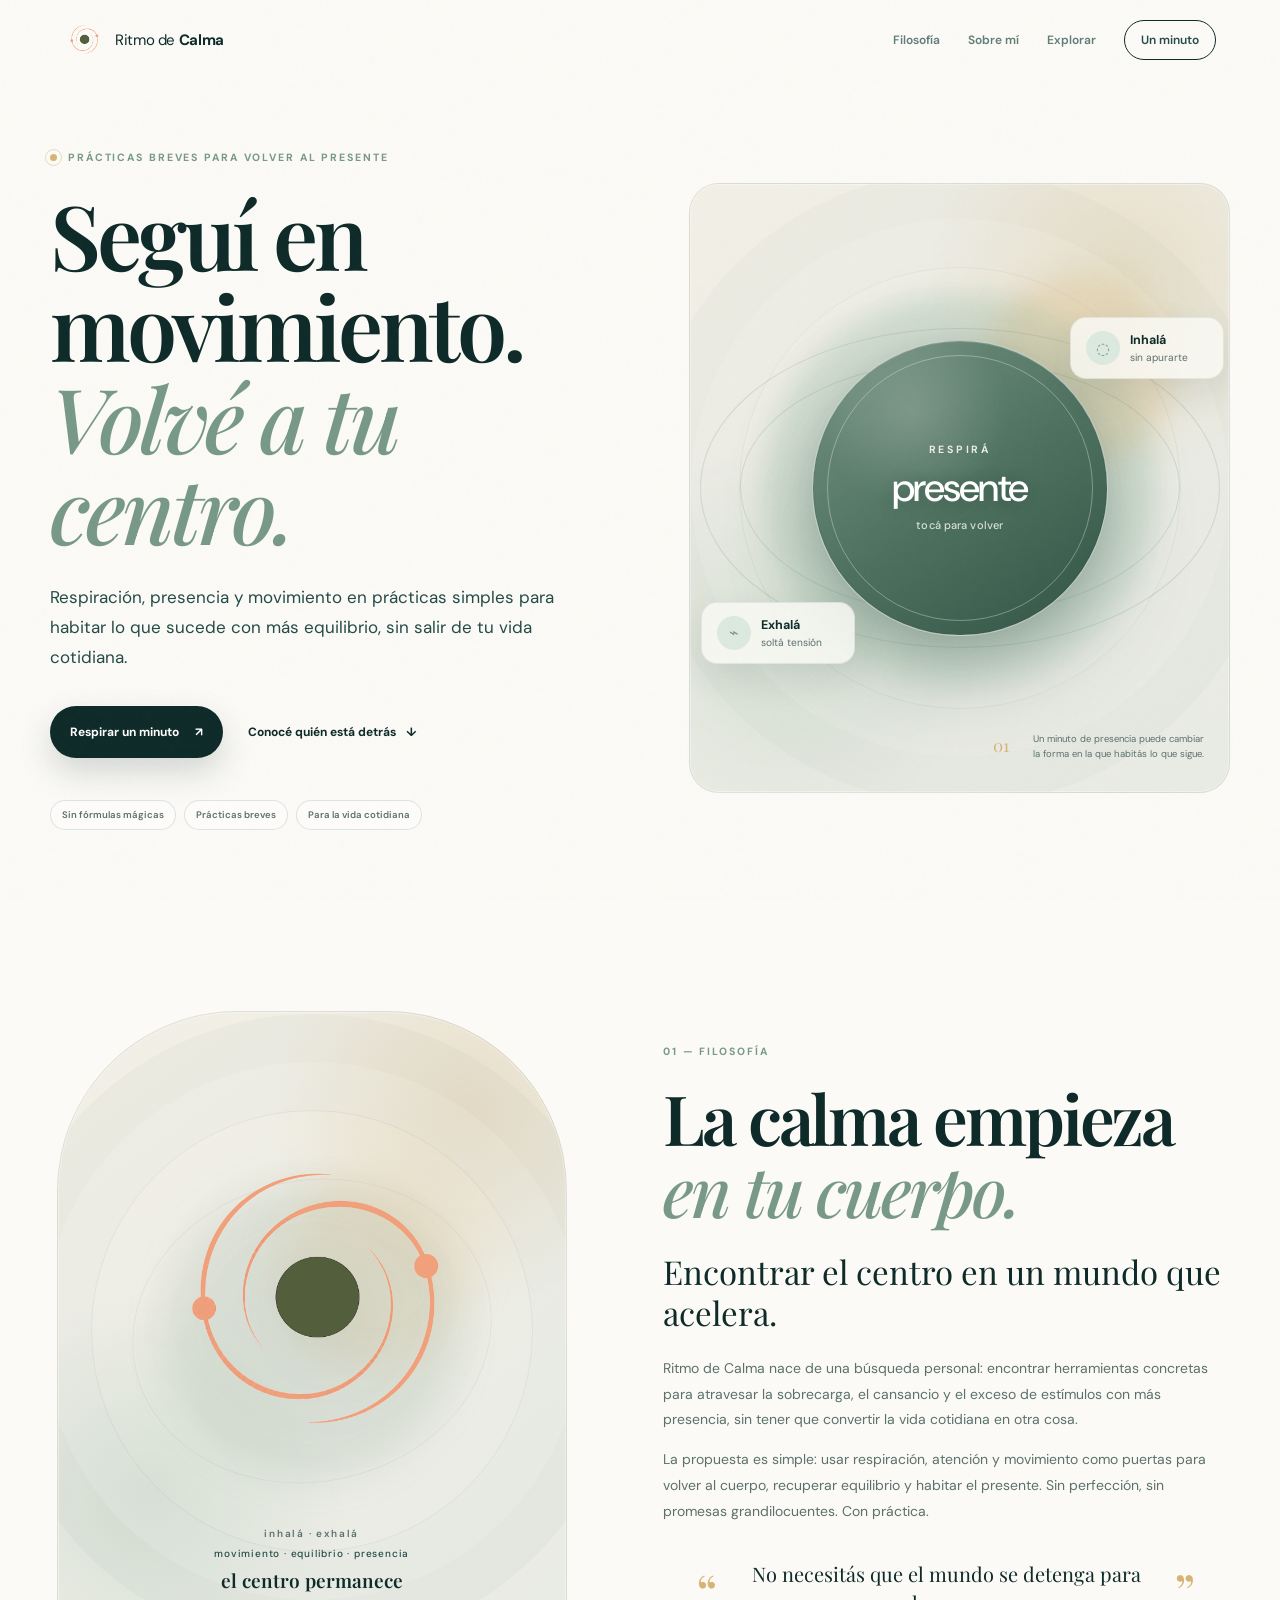
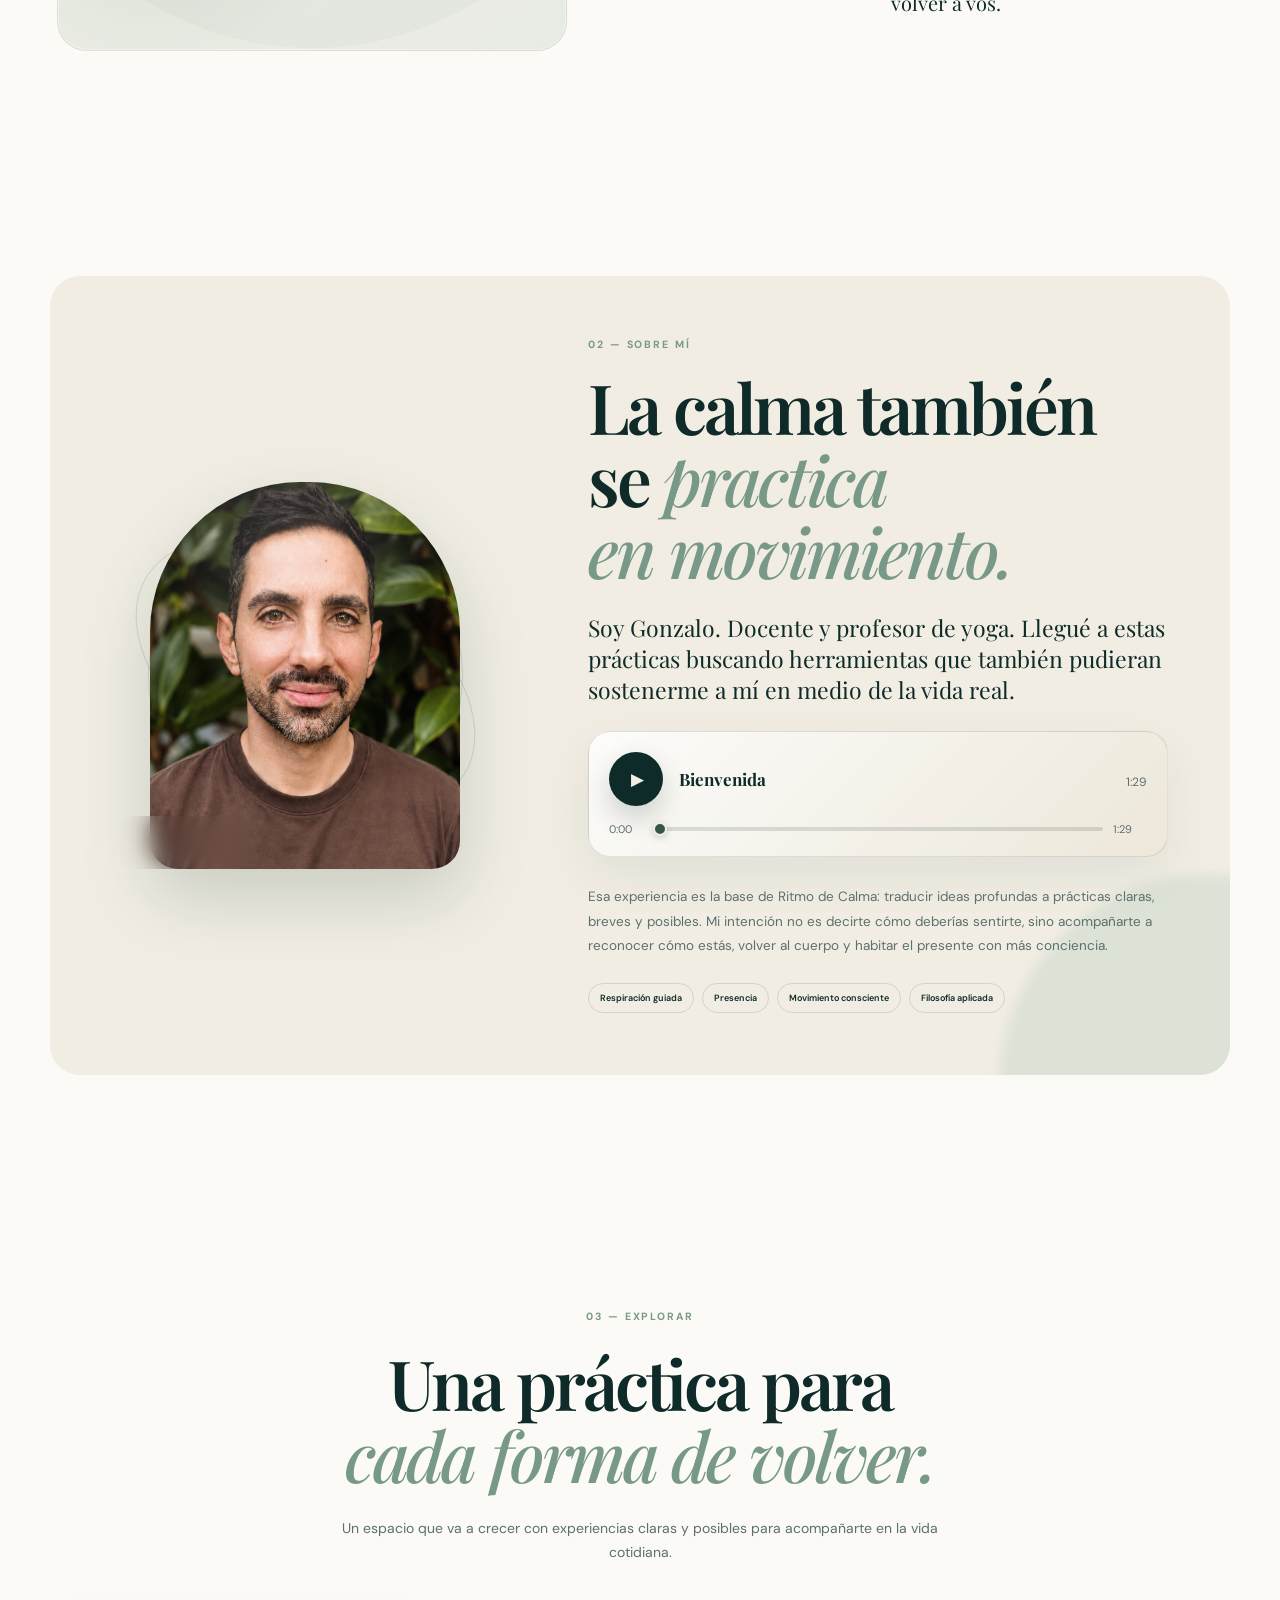
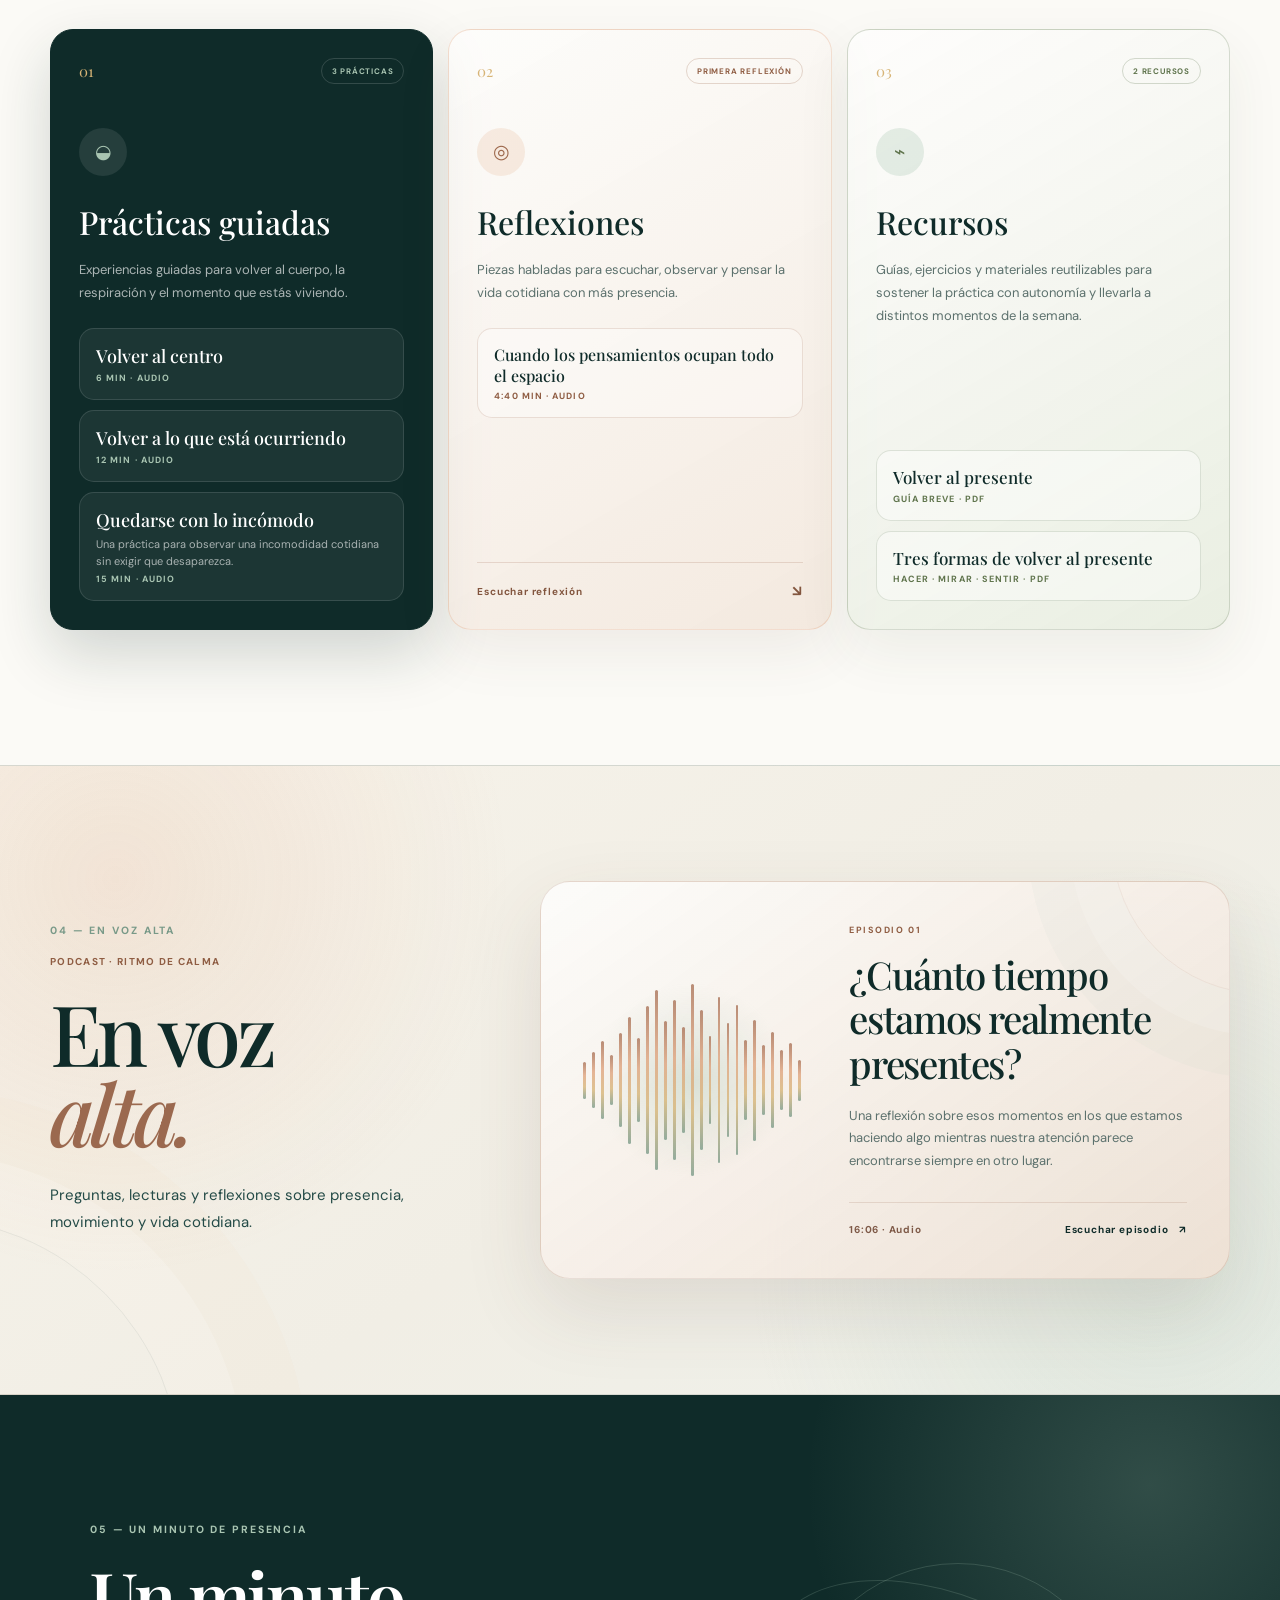
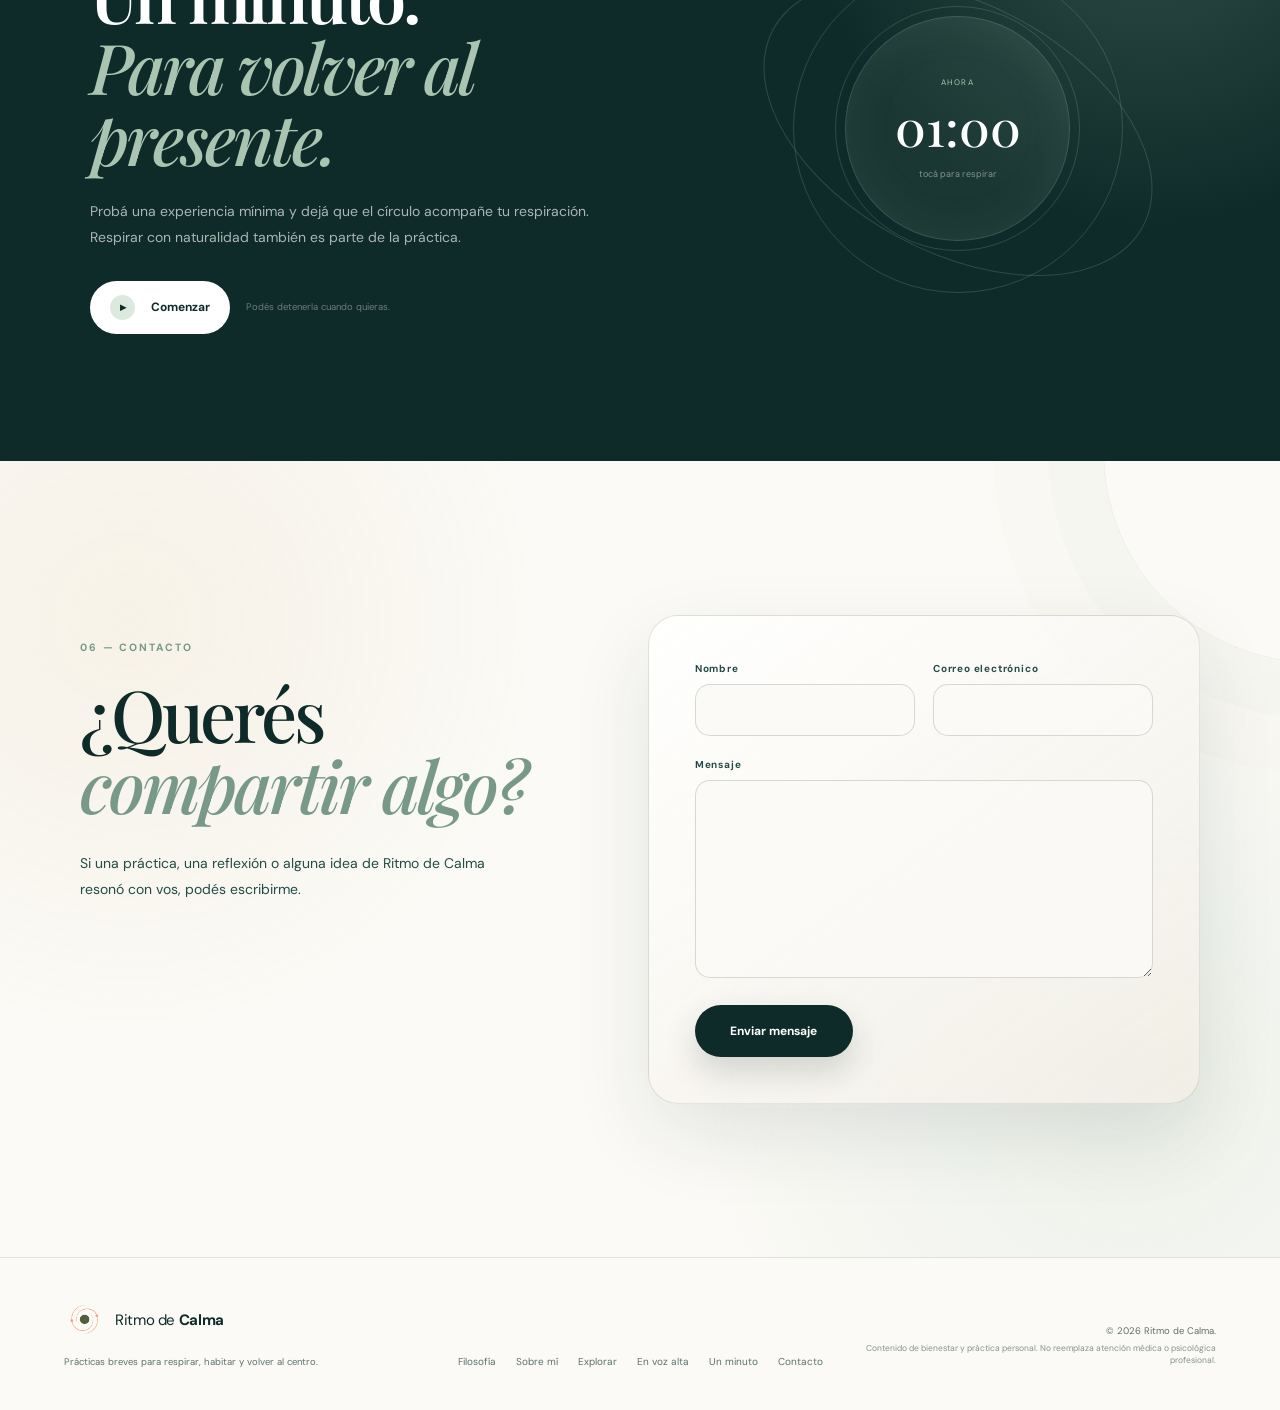
<file: index.html>
<!DOCTYPE html>
<html lang="es">
<head>
  <meta charset="UTF-8">
  <meta name="viewport" content="width=device-width, initial-scale=1.0">
  <meta name="description" content="Ritmo de Calma — respiración, presencia y movimiento para seguir en movimiento sin perder el centro.">
  <meta name="theme-color" content="#0f2b29">
  <meta name="color-scheme" content="light">
  <link rel="icon" href="favicon-terra-v3.ico" sizes="any">
  <link rel="icon" type="image/png" href="assets/favicon-terra-v3-32.png" sizes="32x32">
  <link rel="icon" type="image/png" href="assets/favicon-terra-v3-16.png" sizes="16x16">
  <link rel="apple-touch-icon" href="assets/favicon-terra-v3-180.png">
  <meta property="og:type" content="website">
  <meta property="og:title" content="Ritmo de Calma — Seguí en movimiento. Volvé a tu centro.">
  <meta property="og:description" content="Prácticas breves para volver al presente sin salir de tu día a día.">
  <meta property="og:url" content="https://www.ritmodecalma.com/">
  <meta name="twitter:card" content="summary_large_image">
  <link rel="canonical" href="https://www.ritmodecalma.com/">
  <link rel="preconnect" href="https://fonts.googleapis.com">
  <link rel="preconnect" href="https://fonts.gstatic.com" crossorigin>
  <link href="https://fonts.googleapis.com/css2?family=DM+Sans:wght@400;500;600;700&family=Playfair+Display:ital,wght@0,500;0,600;1,500;1,600&display=swap" rel="stylesheet">
  <link rel="stylesheet" href="style.css?v=en-voz-alta-1">
  <title>Ritmo de Calma — Volvé a tu centro</title>
  <script defer src="https://cloud.umami.is/script.js" data-website-id="38cd28f6-9287-4475-85c4-ac430f032003" data-domains="ritmodecalma.com,www.ritmodecalma.com"></script>
</head>

<body>
  <a class="skip-link" href="#contenido">Saltar al contenido</a>
  <div class="noise" aria-hidden="true"></div>
  <div class="progress-bar" id="progressBar" aria-hidden="true"></div>

  <header class="site-header" id="siteHeader">
    <a class="brand" href="#inicio" aria-label="Ritmo de Calma — inicio">
      <span class="brand-symbol-motion" aria-hidden="true">
        <img class="brand-symbol" src="assets/logo-terra-v3.png" alt="" width="42" height="42">
      </span>
      <span>Ritmo de <strong>Calma</strong></span>
    </a>

    <button class="menu-toggle" id="menuToggle" type="button" aria-label="Abrir menú" aria-expanded="false" aria-controls="nav">
      <span></span><span></span>
    </button>

    <nav class="nav" id="nav" aria-label="Navegación principal">
      <a href="#filosofia" data-nav="filosofia">Filosofía</a>
      <a href="#sobre-mi" data-nav="sobre-mi">Sobre mí</a>
      <a href="#explorar" data-nav="explorar">Explorar</a>
      <a class="nav-cta" href="#presencia" data-nav="presencia">Un minuto</a>
    </nav>
  </header>

  <main id="contenido">
    <section class="hero section" id="inicio" data-section="inicio">
      <div class="hero-copy reveal">
        <div class="hero-kicker">
          <span class="pulse-dot" aria-hidden="true"></span>
          PRÁCTICAS BREVES PARA VOLVER AL PRESENTE
        </div>

        <h1>
          Seguí en movimiento.<br>
          <em>Volvé a tu centro.</em>
        </h1>

        <p class="hero-text">
          Respiración, presencia y movimiento en prácticas simples para habitar lo que sucede
          con más equilibrio, sin salir de tu vida cotidiana.
        </p>

        <div class="hero-actions">
          <button class="button button-primary magnetic" type="button" data-open-pause>
            <span class="button-label">Respirar un minuto</span>
            <span class="button-icon" aria-hidden="true">↗</span>
          </button>
          <a class="text-link" href="#sobre-mi">Conocé quién está detrás <span aria-hidden="true">↓</span></a>
        </div>

        <div class="hero-proof" aria-label="Características de Ritmo de Calma">
          <span>Sin fórmulas mágicas</span>
          <span>Prácticas breves</span>
          <span>Para la vida cotidiana</span>
        </div>
      </div>

      <div class="hero-visual reveal delay-1" id="heroVisual" aria-label="Visualización animada de una respiración">
        <div class="hero-orbits" aria-hidden="true">
          <div class="ambient ambient-a"></div>
          <div class="ambient ambient-b"></div>
          <div class="orbit orbit-a"></div>
          <div class="orbit orbit-b"></div>
        </div>

        <button class="breath-orb" type="button" data-open-pause aria-label="Abrir un minuto guiado de presencia">
          <span class="orb-copy">
            <small>RESPIRÁ</small>
            <strong>presente</strong>
            <span>tocá para volver</span>
          </span>
        </button>

        <div class="floating-note note-a" aria-hidden="true">
          <span class="note-symbol">◌</span>
          <p><strong>Inhalá</strong><small>sin apurarte</small></p>
        </div>
        <div class="floating-note note-b" aria-hidden="true">
          <span class="note-symbol">⌁</span>
          <p><strong>Exhalá</strong><small>soltá tensión</small></p>
        </div>

        <div class="hero-caption" aria-hidden="true">
          <span>01</span>
          <p>Un minuto de presencia puede cambiar la forma en la que habitás lo que sigue.</p>
        </div>
      </div>
    </section>

    <section class="section philosophy" id="filosofia" data-section="filosofia">
      <div class="philosophy-visual reveal">
        <div class="visual-frame philosophy-brand-board">
          <span class="brand-aura aura-one"></span>
          <span class="brand-aura aura-two"></span>

          <div class="philosophy-logo-wrap">
            <div class="philosophy-logo-motion">
              <img class="philosophy-logo-image" src="assets/logo-terra-v3.png" alt="" width="1254" height="1254">
            </div>
          </div>

          <div class="brand-concept-copy">
            <small>inhalá · exhalá</small>
            <span>movimiento · equilibrio · presencia</span>
            <strong>el centro permanece</strong>
          </div>
        </div>
      </div>

      <div class="philosophy-copy reveal delay-1">
        <p class="eyebrow">01 — FILOSOFÍA</p>
        <h2>La calma empieza<br> <em>en tu cuerpo.</em></h2>
        <p class="lead">Encontrar el centro en un mundo que acelera.</p>
        <p>
          Ritmo de Calma nace de una búsqueda personal: encontrar herramientas concretas
          para atravesar la sobrecarga, el cansancio y el exceso de estímulos con más presencia,
          sin tener que convertir la vida cotidiana en otra cosa.
        </p>
        <p>
          La propuesta es simple: usar respiración, atención y movimiento como puertas para
          volver al cuerpo, recuperar equilibrio y habitar el presente. Sin perfección,
          sin promesas grandilocuentes. Con práctica.
        </p>
        <blockquote>
          <p>
            <span class="quote-mark quote-mark--open" aria-hidden="true">“</span>
            <span>No necesitás que el mundo se detenga para volver a vos.</span>
            <span class="quote-mark quote-mark--close" aria-hidden="true">”</span>
          </p>
        </blockquote>
      </div>
    </section>

    <section class="section about" id="sobre-mi" data-section="sobre-mi">
      <div class="about-card reveal">
        <figure class="about-profile" data-photo-parallax>
          <div class="profile-orbit orbit-one" aria-hidden="true"></div>
          <div class="profile-orbit orbit-two" aria-hidden="true"></div>

          <div class="profile-photo-shell">
            <img
              class="profile-photo"
              src="assets/gonzalo-sobre-mi.png"
              alt="Gonzalo, docente y profesor de yoga, creador de Ritmo de Calma"
              width="941"
              height="1672"
              loading="lazy"
              decoding="async"
            >
            <span class="profile-photo-glow" aria-hidden="true"></span>
          </div>

          <figcaption class="profile-label">
            <strong>Gonzalo</strong>
            <span>Docencia · Yoga · Práctica</span>
          </figcaption>
        </figure>

        <div class="about-copy">
          <p class="eyebrow">02 — SOBRE MÍ</p>
          <h2>La calma también se <em>practica en movimiento.</em></h2>
          <p class="about-lead">
            Soy Gonzalo. Docente y profesor de yoga. Llegué a estas prácticas buscando
            herramientas que también pudieran sostenerme a mí en medio de la vida real.
          </p>
          <div class="welcome-audio" data-welcome-player>
            <div class="welcome-audio-heading">
              <button class="welcome-play" id="welcomePlay" type="button" aria-label="Reproducir saludo de bienvenida">
                <span id="welcomePlayIcon" aria-hidden="true">▶</span>
              </button>
              <div class="welcome-audio-label">
                <strong>Bienvenida</strong>
                <span>1:29</span>
              </div>
            </div>
            <div class="welcome-audio-controls">
              <time id="welcomeCurrent" datetime="PT0M0S">0:00</time>
              <input id="welcomeProgress" type="range" min="0" max="100" step="0.1" value="0" aria-label="Progreso del saludo">
              <time id="welcomeDuration" datetime="PT1M29S">1:29</time>
            </div>
            <audio id="welcomeAudio" preload="metadata" src="assets/ritmo-de-calma-saludo-inicial-final.mp3"></audio>
          </div>
          <p>
            Esa experiencia es la base de Ritmo de Calma: traducir ideas profundas a
            prácticas claras, breves y posibles. Mi intención no es decirte cómo deberías
            sentirte, sino acompañarte a reconocer cómo estás, volver al cuerpo y habitar
            el presente con más conciencia.
          </p>
          <div class="about-tags" aria-label="Enfoques">
            <span>Respiración guiada</span>
            <span>Presencia</span>
            <span>Movimiento consciente</span>
            <span>Filosofía aplicada</span>
          </div>
        </div>
      </div>
    </section>

    <section class="section explore" id="explorar" data-section="explorar" aria-labelledby="exploreTitle">
      <div class="section-intro centered reveal">
        <p class="eyebrow">03 — EXPLORAR</p>
        <h2 id="exploreTitle">Una práctica para<br> <em>cada forma de volver.</em></h2>
        <p>Un espacio que va a crecer con experiencias claras y posibles para acompañarte en la vida cotidiana.</p>
      </div>

      <div class="explore-grid">
        <article class="explore-card explore-card--available reveal">
          <div class="explore-card-head">
            <span class="explore-number">01</span>
            <span class="explore-status explore-status--available">3 prácticas</span>
          </div>
          <div class="explore-icon" aria-hidden="true">◒</div>
          <h3>Prácticas guiadas</h3>
          <p>Experiencias guiadas para volver al cuerpo, la respiración y el momento que estás viviendo.</p>
          <div class="explore-practices-list" aria-label="Prácticas guiadas disponibles">
            <a class="explore-feature" href="practicas/volver-al-centro/" aria-label="Escuchar práctica: Volver al centro">
              <strong>Volver al centro</strong>
              <span>6 min · Audio</span>
            </a>
            <a class="explore-feature" href="practicas/volver-a-lo-que-esta-ocurriendo/" aria-label="Escuchar práctica: Volver a lo que está ocurriendo">
              <strong>Volver a lo que está ocurriendo</strong>
              <span>12 min · Audio</span>
            </a>
            <a class="explore-feature" href="practicas/quedarse-con-lo-incomodo/" aria-label="Escuchar práctica: Quedarse con lo incómodo">
              <strong>Quedarse con lo incómodo</strong>
              <small class="explore-feature-description">Una práctica para observar una incomodidad cotidiana sin exigir que desaparezca.</small>
              <span>15 min · Audio</span>
            </a>
          </div>
        </article>

        <article class="explore-card explore-card--reflection reveal delay-1">
          <div class="explore-card-head">
            <span class="explore-number">02</span>
            <span class="explore-status explore-status--reflection">Primera reflexión</span>
          </div>
          <div class="explore-icon" aria-hidden="true">◎</div>
          <h3>Reflexiones</h3>
          <p>Piezas habladas para escuchar, observar y pensar la vida cotidiana con más presencia.</p>
          <a class="explore-feature explore-feature--reflection" href="reflexiones/cuando-los-pensamientos-ocupan-todo-el-espacio/" aria-label="Escuchar reflexión destacada: Cuando los pensamientos ocupan todo el espacio">
            <strong>Cuando los pensamientos ocupan todo el espacio</strong>
            <span>4:40 min · Audio</span>
          </a>
          <a class="explore-link explore-link--reflection" href="reflexiones/cuando-los-pensamientos-ocupan-todo-el-espacio/">Escuchar reflexión <span aria-hidden="true">↘</span></a>
        </article>

        <article class="explore-card explore-card--resource reveal delay-2">
          <div class="explore-card-head">
            <span class="explore-number">03</span>
            <span class="explore-status explore-status--resource">2 recursos</span>
          </div>
          <div class="explore-icon" aria-hidden="true">⌁</div>
          <h3>Recursos</h3>
          <p>Guías, ejercicios y materiales reutilizables para sostener la práctica con autonomía y llevarla a distintos momentos de la semana.</p>
          <div class="explore-resources-list" aria-label="Recursos disponibles">
            <a
              class="explore-feature explore-feature--resource"
              href="recursos/volver-al-presente/"
              aria-label="Abrir recurso: Volver al presente"
            >
              <strong>Volver al presente</strong>
              <span>Guía breve · PDF</span>
            </a>
            <a
              class="explore-feature explore-feature--resource"
              href="recursos/tres-formas-de-volver-al-presente/"
              aria-label="Abrir recurso: Tres formas de volver al presente"
            >
              <strong>Tres formas de volver al presente</strong>
              <span>Hacer · mirar · sentir · PDF</span>
            </a>
          </div>
        </article>
      </div>
    </section>

    <section class="voice-section" id="en-voz-alta" data-section="en-voz-alta" aria-labelledby="voiceTitle">
      <div class="voice-shell">
        <div class="voice-intro reveal">
          <p class="eyebrow">04 — EN VOZ ALTA</p>
          <p class="voice-descriptor">Podcast · Ritmo de Calma</p>
          <h2 id="voiceTitle">En voz <em>alta.</em></h2>
          <p>Preguntas, lecturas y reflexiones sobre presencia, movimiento y vida cotidiana.</p>
        </div>

        <a
          class="voice-feature reveal delay-1"
          href="en-voz-alta/cuanto-tiempo-estamos-realmente-presentes/"
          aria-label="Escuchar episodio 01: ¿Cuánto tiempo estamos realmente presentes?"
        >
          <div class="voice-wave" aria-hidden="true">
            <div class="voice-wave-lines">
              <span style="--h:18%"></span><span style="--h:27%"></span><span style="--h:38%"></span>
              <span style="--h:24%"></span><span style="--h:46%"></span><span style="--h:62%"></span>
              <span style="--h:41%"></span><span style="--h:72%"></span><span style="--h:88%"></span>
              <span style="--h:58%"></span><span style="--h:78%"></span><span style="--h:52%"></span>
              <span style="--h:94%"></span><span style="--h:68%"></span><span style="--h:43%"></span>
              <span style="--h:81%"></span><span style="--h:56%"></span><span style="--h:73%"></span>
              <span style="--h:39%"></span><span style="--h:59%"></span><span style="--h:34%"></span>
              <span style="--h:47%"></span><span style="--h:29%"></span><span style="--h:36%"></span>
              <span style="--h:20%"></span>
            </div>
          </div>
          <div class="voice-feature-copy">
            <p class="voice-episode-number">Episodio 01</p>
            <h3>¿Cuánto tiempo estamos realmente presentes?</h3>
            <p>Una reflexión sobre esos momentos en los que estamos haciendo algo mientras nuestra atención parece encontrarse siempre en otro lugar.</p>
            <div class="voice-feature-meta">
              <span>16:06 · Audio</span>
              <strong>Escuchar episodio <span aria-hidden="true">↗</span></strong>
            </div>
          </div>
        </a>
      </div>
    </section>

    <section class="pause-section" id="presencia" data-section="presencia">
      <div class="pause-ambient" aria-hidden="true"></div>
      <div class="pause-inner">
        <div class="pause-copy reveal">
          <p class="eyebrow light">05 — UN MINUTO DE PRESENCIA</p>
          <h2>Un minuto.<br> <em>Para volver al presente.</em></h2>
          <p>
            Probá una experiencia mínima y dejá que el círculo acompañe tu respiración.
            Respirar con naturalidad también es parte de la práctica.
          </p>
          <div class="pause-actions">
            <button class="button button-light magnetic" type="button" data-open-pause aria-label="Comenzar un minuto de presencia">
              <span class="play-dot" aria-hidden="true">▶</span>
              <span>Comenzar</span>
            </button>
            <span class="microcopy">Podés detenerla cuando quieras.</span>
          </div>
        </div>

        <button class="pause-preview reveal delay-1" type="button" data-open-pause aria-label="Abrir un minuto guiado de presencia">
          <span class="preview-ring ring-1" aria-hidden="true"></span>
          <span class="preview-ring ring-2" aria-hidden="true"></span>
          <span class="preview-ring ring-3" aria-hidden="true"></span>
          <span class="preview-core">
            <small>AHORA</small>
            <strong>01:00</strong>
            <span>tocá para respirar</span>
          </span>
        </button>
      </div>
    </section>

    <section class="contact-section" id="contacto" aria-labelledby="contactTitle">
      <div class="contact-shell">
        <div class="contact-copy reveal">
          <p class="eyebrow">06 — CONTACTO</p>
          <h2 id="contactTitle">¿Querés <em>compartir algo?</em></h2>
          <p>Si una práctica, una reflexión o alguna idea de Ritmo de Calma resonó con vos, podés escribirme.</p>
        </div>

        <form class="contact-form reveal delay-1" id="contactForm" action="https://formspree.io/f/mkjgnwpa" method="POST">
          <div class="contact-fields-row">
            <div class="contact-field">
              <label for="contactName">Nombre</label>
              <input id="contactName" type="text" name="name" autocomplete="name">
            </div>

            <div class="contact-field">
              <label for="contactEmail">Correo electrónico</label>
              <input id="contactEmail" type="email" name="email" autocomplete="email" required>
            </div>
          </div>

          <div class="contact-field">
            <label for="contactMessage">Mensaje</label>
            <textarea id="contactMessage" name="message" rows="7" required></textarea>
          </div>

          <div class="contact-honeypot" aria-hidden="true">
            <label for="contactGotcha">No completar este campo</label>
            <input id="contactGotcha" type="text" name="_gotcha" tabindex="-1" autocomplete="off">
          </div>

          <div class="contact-actions">
            <button class="button button-primary contact-submit" type="submit">
              <span data-contact-submit-label>Enviar mensaje</span>
            </button>
            <p class="contact-status" id="contactStatus" role="status" aria-live="polite" aria-atomic="true"></p>
          </div>
        </form>
      </div>
    </section>

  </main>

  <footer class="footer">
    <div class="footer-brand">
      <a class="brand" href="#inicio">
        <span class="brand-symbol-motion" aria-hidden="true">
          <img class="brand-symbol" src="assets/logo-terra-v3.png" alt="" width="42" height="42">
        </span>
        <span>Ritmo de <strong>Calma</strong></span>
      </a>
      <p>Prácticas breves para respirar, habitar y volver al centro.</p>
    </div>

    <div class="footer-links">
      <a href="#filosofia">Filosofía</a>
      <a href="#sobre-mi">Sobre mí</a>
      <a href="#explorar">Explorar</a>
      <a href="#en-voz-alta">En voz alta</a>
      <a href="#presencia">Un minuto</a>
      <a href="#contacto">Contacto</a>
    </div>

    <div class="footer-legal">
      <p>© <span id="year"></span> Ritmo de Calma.</p>
      <small>Contenido de bienestar y práctica personal. No reemplaza atención médica o psicológica profesional.</small>
    </div>
  </footer>

  <button class="mobile-pause" type="button" data-open-pause>
    <span class="mobile-pulse" aria-hidden="true"></span>
    Presencia · 60 s
  </button>

  <div class="pause-modal" id="pauseModal" aria-hidden="true">
    <div class="modal-backdrop" data-close-pause></div>
    <div class="modal-shell" role="dialog" aria-modal="true" aria-labelledby="modalTitle" aria-describedby="modalInstruction">
      <button class="modal-close" type="button" data-close-pause aria-label="Cerrar práctica">×</button>

      <div class="modal-copy">
        <p class="eyebrow">UN MINUTO DE PRESENCIA · 60 SEGUNDOS</p>
        <h2 id="modalTitle">Respirá dentro del movimiento.</h2>
        <p class="modal-instruction" id="modalInstruction" aria-live="polite">Buscá una postura cómoda. Cuando quieras, empezamos.</p>

        <div class="modal-controls">
          <button class="button button-primary" type="button" id="pauseStart">Comenzar</button>
          <button class="ghost-button" type="button" id="pauseReset" disabled>Reiniciar</button>
        </div>
        <small class="modal-tip">Sugerencia: no fuerces la respiración. Si algo resulta incómodo, volvé a respirar con naturalidad.</small>
      </div>

      <div class="breath-stage" aria-live="polite">
        <svg class="progress-ring" viewBox="0 0 320 320" aria-hidden="true">
          <circle class="progress-track" cx="160" cy="160" r="148"></circle>
          <circle class="progress-value" id="progressCircle" cx="160" cy="160" r="148"></circle>
        </svg>
        <div class="breath-disc" id="breathDisc">
          <span id="breathPhase">LISTO</span>
          <strong id="pauseTime">01:00</strong>
          <small id="breathHint">tomate un momento</small>
        </div>
      </div>
    </div>
  </div>

  <script type="application/ld+json">
  {
    "@context": "https://schema.org",
    "@type": "WebSite",
    "name": "Ritmo de Calma",
    "url": "https://www.ritmodecalma.com/",
    "description": "Respiración, presencia y movimiento para volver al cuerpo y habitar el presente."
  }
  </script>
  <script src="script.js"></script>
  <script src="assets/js/contact-form.js"></script>
  <script src="assets/js/analytics.js"></script>
</body>
</html>
</file>
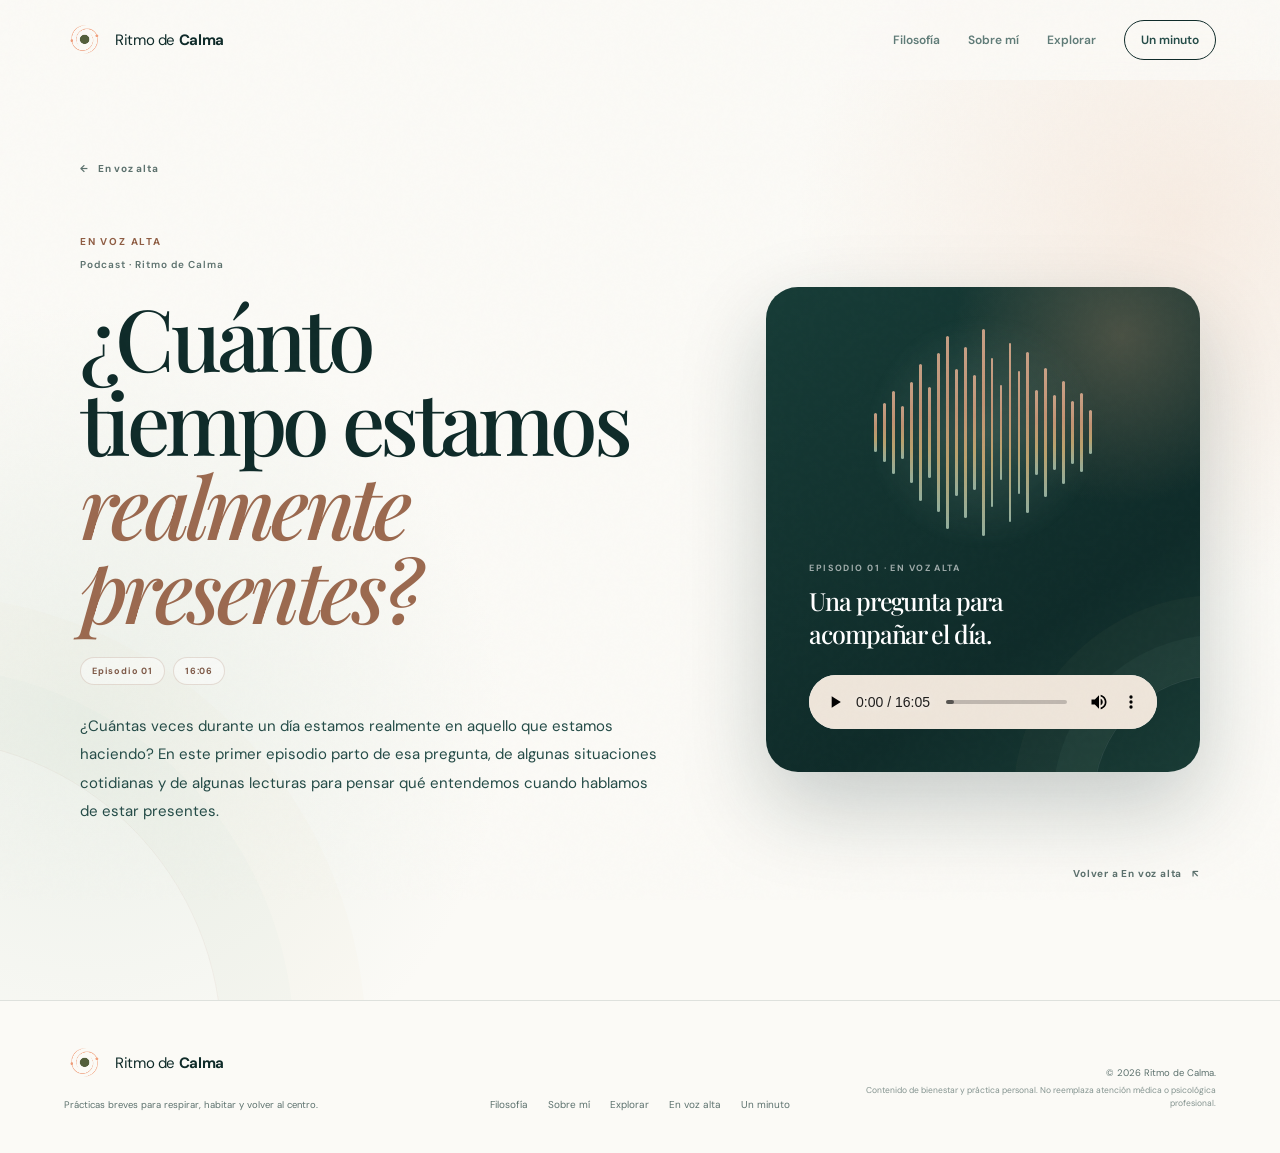
<file: en-voz-alta/cuanto-tiempo-estamos-realmente-presentes/index.html>
<!DOCTYPE html>
<html lang="es">
<head>
  <meta charset="UTF-8">
  <meta name="viewport" content="width=device-width, initial-scale=1.0">
  <meta name="description" content="Una reflexión de Ritmo de Calma sobre la presencia, la atención y esos momentos en los que la mente parece encontrarse en otro lugar.">
  <meta name="theme-color" content="#0f2b29">
  <meta name="color-scheme" content="light">
  <link rel="icon" href="../../favicon-terra-v3.ico" sizes="any">
  <link rel="icon" type="image/png" href="../../assets/favicon-terra-v3-32.png" sizes="32x32">
  <link rel="icon" type="image/png" href="../../assets/favicon-terra-v3-16.png" sizes="16x16">
  <link rel="apple-touch-icon" href="../../assets/favicon-terra-v3-180.png">
  <meta property="og:type" content="website">
  <meta property="og:title" content="¿Cuánto tiempo estamos realmente presentes? | En voz alta · Ritmo de Calma">
  <meta property="og:description" content="Una reflexión de Ritmo de Calma sobre la presencia, la atención y esos momentos en los que la mente parece encontrarse en otro lugar.">
  <meta property="og:url" content="https://www.ritmodecalma.com/en-voz-alta/cuanto-tiempo-estamos-realmente-presentes/">
  <meta property="og:audio" content="https://www.ritmodecalma.com/assets/audio/en-voz-alta/cuanto-tiempo-estamos-realmente-presentes.mp3">
  <meta property="og:audio:type" content="audio/mpeg">
  <meta name="twitter:card" content="summary">
  <link rel="canonical" href="https://www.ritmodecalma.com/en-voz-alta/cuanto-tiempo-estamos-realmente-presentes/">
  <link rel="preconnect" href="https://fonts.googleapis.com">
  <link rel="preconnect" href="https://fonts.gstatic.com" crossorigin>
  <link href="https://fonts.googleapis.com/css2?family=DM+Sans:wght@400;500;600;700&family=Playfair+Display:ital,wght@0,500;0,600;1,500;1,600&display=swap" rel="stylesheet">
  <link rel="stylesheet" href="../../style.css?v=en-voz-alta-1">
  <title>¿Cuánto tiempo estamos realmente presentes? | En voz alta · Ritmo de Calma</title>
  <script defer src="https://cloud.umami.is/script.js" data-website-id="38cd28f6-9287-4475-85c4-ac430f032003" data-domains="ritmodecalma.com,www.ritmodecalma.com"></script>
</head>

<body class="episode-page" data-episode-slug="cuanto-tiempo-estamos-realmente-presentes">
  <a class="skip-link" href="#contenido">Saltar al contenido</a>
  <div class="noise" aria-hidden="true"></div>
  <div class="progress-bar" id="progressBar" aria-hidden="true"></div>

  <header class="site-header scrolled" id="siteHeader">
    <a class="brand" href="../../#inicio" aria-label="Ritmo de Calma — inicio">
      <span class="brand-symbol-motion" aria-hidden="true">
        <img class="brand-symbol" src="../../assets/logo-terra-v3.png" alt="" width="42" height="42">
      </span>
      <span>Ritmo de <strong>Calma</strong></span>
    </a>

    <button class="menu-toggle" id="menuToggle" type="button" aria-label="Abrir menú" aria-expanded="false" aria-controls="nav">
      <span></span><span></span>
    </button>

    <nav class="nav" id="nav" aria-label="Navegación principal">
      <a href="../../#filosofia">Filosofía</a>
      <a href="../../#sobre-mi">Sobre mí</a>
      <a href="../../#explorar">Explorar</a>
      <a class="nav-cta" href="../../#presencia">Un minuto</a>
    </nav>
  </header>

  <main class="episode-main" id="contenido">
    <div class="episode-shell">
      <a class="episode-breadcrumb" href="../../#en-voz-alta"><span aria-hidden="true">←</span> En voz alta</a>

      <div class="episode-layout">
        <div class="episode-copy">
          <p class="episode-eyebrow">En voz alta</p>
          <p class="episode-descriptor">Podcast · Ritmo de Calma</p>
          <h1>¿Cuánto tiempo estamos <em>realmente presentes?</em></h1>
          <div class="episode-meta" aria-label="Datos del episodio">
            <span>Episodio 01</span>
            <span>16:06</span>
          </div>
          <p class="episode-introduction">¿Cuántas veces durante un día estamos realmente en aquello que estamos haciendo? En este primer episodio parto de esa pregunta, de algunas situaciones cotidianas y de algunas lecturas para pensar qué entendemos cuando hablamos de estar presentes.</p>
        </div>

        <div class="episode-player-card">
          <div class="voice-wave voice-wave--episode" aria-hidden="true">
            <div class="voice-wave-lines">
              <span style="--h:18%"></span><span style="--h:27%"></span><span style="--h:38%"></span>
              <span style="--h:24%"></span><span style="--h:46%"></span><span style="--h:62%"></span>
              <span style="--h:41%"></span><span style="--h:72%"></span><span style="--h:88%"></span>
              <span style="--h:58%"></span><span style="--h:78%"></span><span style="--h:52%"></span>
              <span style="--h:94%"></span><span style="--h:68%"></span><span style="--h:43%"></span>
              <span style="--h:81%"></span><span style="--h:56%"></span><span style="--h:73%"></span>
              <span style="--h:39%"></span><span style="--h:59%"></span><span style="--h:34%"></span>
              <span style="--h:47%"></span><span style="--h:29%"></span><span style="--h:36%"></span>
              <span style="--h:20%"></span>
            </div>
          </div>
          <p class="episode-player-label">Episodio 01 · En voz alta</p>
          <h2>Una pregunta para acompañar el día.</h2>
          <audio class="episode-audio" data-analytics-audio data-content="cuanto-tiempo-estamos-realmente-presentes" data-content-type="episode" controls preload="metadata">
            <source src="../../assets/audio/en-voz-alta/cuanto-tiempo-estamos-realmente-presentes.mp3" type="audio/mpeg">
            Tu navegador no puede reproducir este audio. Podés <a href="../../assets/audio/en-voz-alta/cuanto-tiempo-estamos-realmente-presentes.mp3">descargar el episodio</a>.
          </audio>
        </div>
      </div>

      <section class="episode-references" aria-labelledby="episodeReferencesTitle" data-episode-references hidden>
        <p class="episode-section-label">Para profundizar</p>
        <h2 id="episodeReferencesTitle">Lecturas mencionadas</h2>
        <ul></ul>
      </section>

      <div class="episode-after">
        <a class="episode-return" href="../../#en-voz-alta">Volver a En voz alta <span aria-hidden="true">↖</span></a>
      </div>
    </div>
  </main>

  <footer class="footer">
    <div class="footer-brand">
      <a class="brand" href="../../#inicio">
        <span class="brand-symbol-motion" aria-hidden="true">
          <img class="brand-symbol" src="../../assets/logo-terra-v3.png" alt="" width="42" height="42">
        </span>
        <span>Ritmo de <strong>Calma</strong></span>
      </a>
      <p>Prácticas breves para respirar, habitar y volver al centro.</p>
    </div>

    <div class="footer-links">
      <a href="../../#filosofia">Filosofía</a>
      <a href="../../#sobre-mi">Sobre mí</a>
      <a href="../../#explorar">Explorar</a>
      <a href="../../#en-voz-alta">En voz alta</a>
      <a href="../../#presencia">Un minuto</a>
    </div>

    <div class="footer-legal">
      <p>© <span id="year"></span> Ritmo de Calma.</p>
      <small>Contenido de bienestar y práctica personal. No reemplaza atención médica o psicológica profesional.</small>
    </div>
  </footer>

  <script type="application/ld+json">
  {
    "@context": "https://schema.org",
    "@type": "PodcastEpisode",
    "name": "¿Cuánto tiempo estamos realmente presentes?",
    "episodeNumber": 1,
    "description": "Una reflexión de Ritmo de Calma sobre la presencia, la atención y esos momentos en los que la mente parece encontrarse en otro lugar.",
    "duration": "PT16M6S",
    "inLanguage": "es",
    "url": "https://www.ritmodecalma.com/en-voz-alta/cuanto-tiempo-estamos-realmente-presentes/",
    "author": {
      "@type": "Person",
      "name": "Gonzalo"
    },
    "publisher": {
      "@type": "Organization",
      "name": "Ritmo de Calma",
      "url": "https://www.ritmodecalma.com/"
    },
    "partOfSeries": {
      "@type": "PodcastSeries",
      "name": "En voz alta",
      "url": "https://www.ritmodecalma.com/#en-voz-alta"
    },
    "associatedMedia": {
      "@type": "AudioObject",
      "contentUrl": "https://www.ritmodecalma.com/assets/audio/en-voz-alta/cuanto-tiempo-estamos-realmente-presentes.mp3",
      "encodingFormat": "audio/mpeg",
      "duration": "PT16M6S"
    }
  }
  </script>
  <script src="../episode.js?v=en-voz-alta-1"></script>
  <script src="../../assets/js/analytics.js"></script>
</body>
</html>
</file>
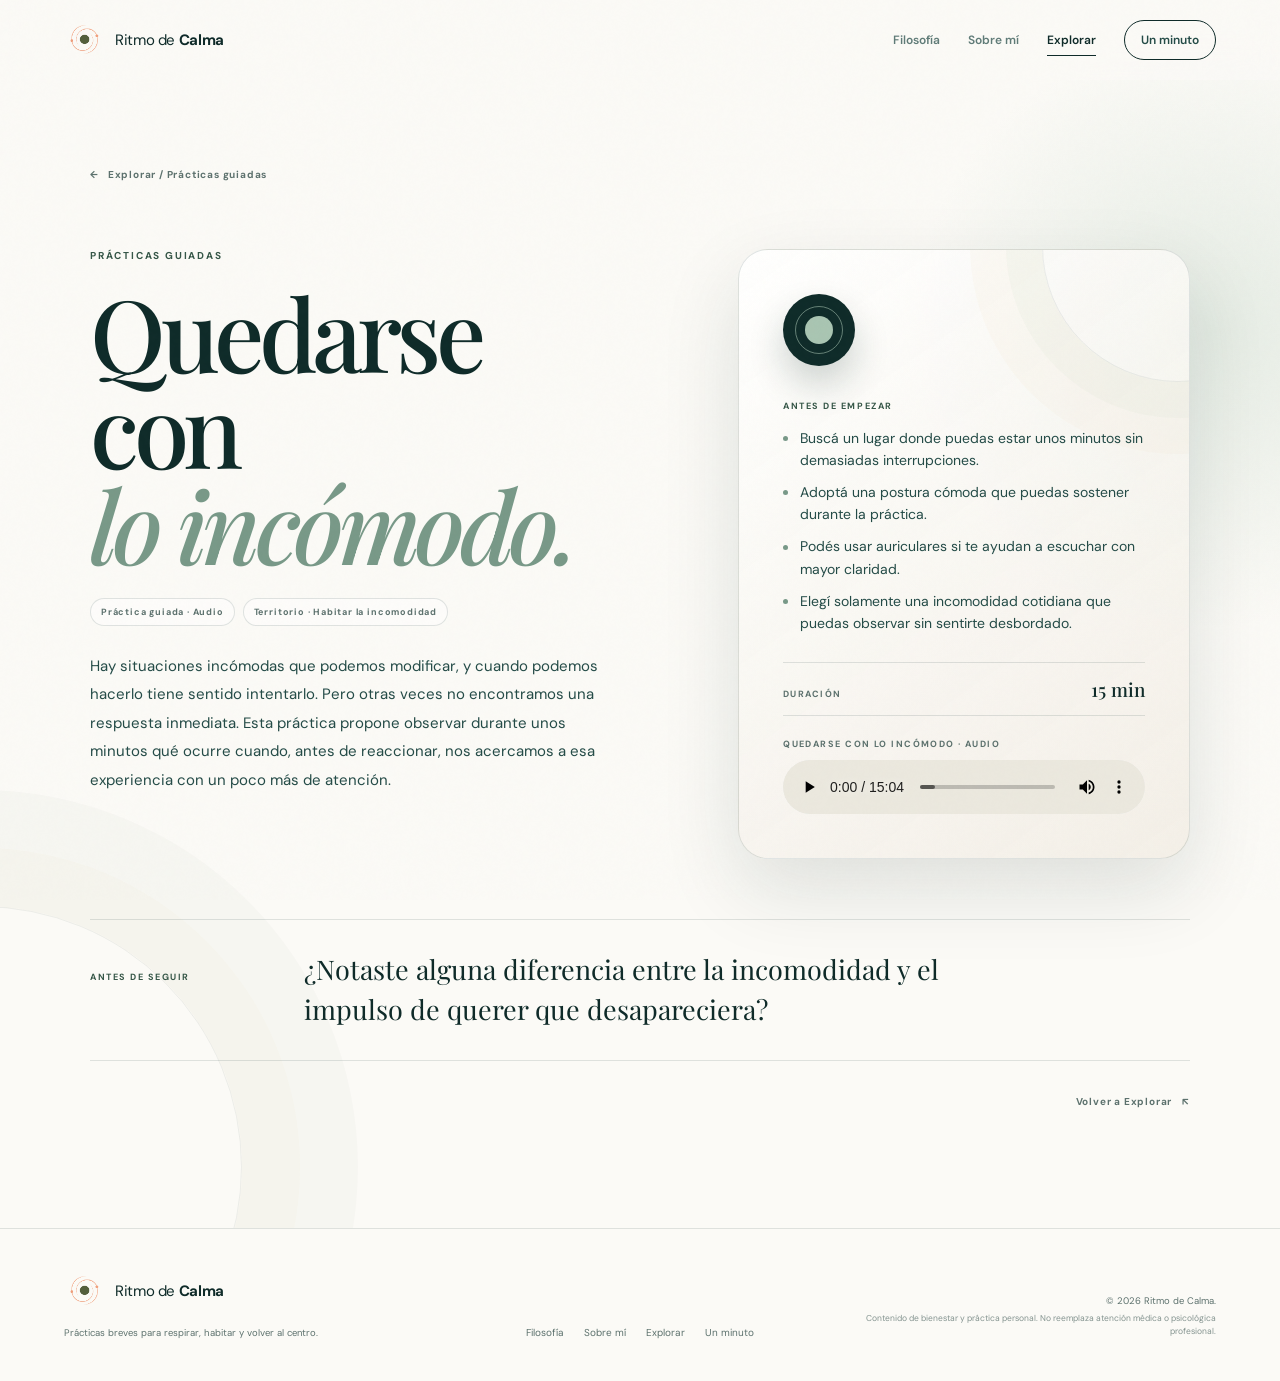
<file: practicas/quedarse-con-lo-incomodo/index.html>
<!DOCTYPE html>
<html lang="es">
<head>
  <meta charset="UTF-8">
  <meta name="viewport" content="width=device-width, initial-scale=1.0">
  <meta name="description" content="Una práctica guiada para observar una incomodidad cotidiana, reconocer cómo se manifiesta y permanecer un momento con ella sin exigir que desaparezca.">
  <meta name="theme-color" content="#0f2b29">
  <meta name="color-scheme" content="light">
  <link rel="icon" href="../../favicon-terra-v3.ico" sizes="any">
  <link rel="icon" type="image/png" href="../../assets/favicon-terra-v3-32.png" sizes="32x32">
  <link rel="icon" type="image/png" href="../../assets/favicon-terra-v3-16.png" sizes="16x16">
  <link rel="apple-touch-icon" href="../../assets/favicon-terra-v3-180.png">
  <meta property="og:type" content="website">
  <meta property="og:title" content="Quedarse con lo incómodo | Ritmo de Calma">
  <meta property="og:description" content="Una práctica guiada para observar una incomodidad cotidiana, reconocer cómo se manifiesta y permanecer un momento con ella sin exigir que desaparezca.">
  <meta property="og:url" content="https://www.ritmodecalma.com/practicas/quedarse-con-lo-incomodo/">
  <meta property="og:audio" content="https://www.ritmodecalma.com/assets/audio/quedarse-con-lo-incomodo.mp3">
  <meta property="og:audio:type" content="audio/mpeg">
  <meta name="twitter:card" content="summary">
  <link rel="canonical" href="https://www.ritmodecalma.com/practicas/quedarse-con-lo-incomodo/">
  <link rel="preconnect" href="https://fonts.googleapis.com">
  <link rel="preconnect" href="https://fonts.gstatic.com" crossorigin>
  <link href="https://fonts.googleapis.com/css2?family=DM+Sans:wght@400;500;600;700&family=Playfair+Display:ital,wght@0,500;0,600;1,500;1,600&display=swap" rel="stylesheet">
  <link rel="stylesheet" href="../../style.css?v=content-experience-1">
  <title>Quedarse con lo incómodo | Ritmo de Calma</title>
  <script defer src="https://cloud.umami.is/script.js" data-website-id="38cd28f6-9287-4475-85c4-ac430f032003" data-domains="ritmodecalma.com,www.ritmodecalma.com"></script>
</head>

<body class="practice-page">
  <a class="skip-link" href="#contenido">Saltar al contenido</a>
  <div class="noise" aria-hidden="true"></div>
  <div class="progress-bar" id="progressBar" aria-hidden="true"></div>

  <header class="site-header scrolled" id="siteHeader">
    <a class="brand" href="../../#inicio" aria-label="Ritmo de Calma — inicio">
      <span class="brand-symbol-motion" aria-hidden="true">
        <img class="brand-symbol" src="../../assets/logo-terra-v3.png" alt="" width="42" height="42">
      </span>
      <span>Ritmo de <strong>Calma</strong></span>
    </a>

    <button class="menu-toggle" id="menuToggle" type="button" aria-label="Abrir menú" aria-expanded="false" aria-controls="nav">
      <span></span><span></span>
    </button>

    <nav class="nav" id="nav" aria-label="Navegación principal">
      <a href="../../#filosofia">Filosofía</a>
      <a href="../../#sobre-mi">Sobre mí</a>
      <a class="active" href="../../#explorar" aria-current="page">Explorar</a>
      <a class="nav-cta" href="../../#presencia">Un minuto</a>
    </nav>
  </header>

  <main class="practice-main" id="contenido">
    <div class="practice-shell">
      <a class="practice-breadcrumb" href="../../#explorar"><span aria-hidden="true">←</span> Explorar / Prácticas guiadas</a>

      <div class="practice-layout">
        <div class="practice-copy">
          <p class="practice-eyebrow">Prácticas guiadas</p>
          <h1>Quedarse con <em>lo incómodo.</em></h1>
          <div class="practice-meta" aria-label="Datos de la práctica">
            <span>Práctica guiada · Audio</span>
            <span>Territorio · Habitar la incomodidad</span>
          </div>
          <p class="practice-description">
            Hay situaciones incómodas que podemos modificar, y cuando podemos hacerlo tiene sentido
            intentarlo. Pero otras veces no encontramos una respuesta inmediata. Esta práctica propone
            observar durante unos minutos qué ocurre cuando, antes de reaccionar, nos acercamos a esa
            experiencia con un poco más de atención.
          </p>
        </div>

        <div class="practice-player-card">
          <div class="practice-player-mark" aria-hidden="true"></div>
          <section class="before-you-begin" aria-labelledby="beforeDiscomfortTitle">
            <p class="content-section-label" id="beforeDiscomfortTitle">Antes de empezar</p>
            <ul>
              <li>Buscá un lugar donde puedas estar unos minutos sin demasiadas interrupciones.</li>
              <li>Adoptá una postura cómoda que puedas sostener durante la práctica.</li>
              <li>Podés usar auriculares si te ayudan a escuchar con mayor claridad.</li>
              <li>Elegí solamente una incomodidad cotidiana que puedas observar sin sentirte desbordado.</li>
            </ul>
          </section>
          <p class="content-duration"><span>Duración</span><strong>15 min</strong></p>
          <p class="practice-audio-label">Quedarse con lo incómodo · Audio</p>
          <audio class="practice-audio" data-analytics-audio data-content="quedarse-con-lo-incomodo" data-content-type="practice" controls preload="metadata">
            <source src="../../assets/audio/quedarse-con-lo-incomodo.mp3" type="audio/mpeg">
            Tu navegador no puede reproducir este audio. Podés <a href="../../assets/audio/quedarse-con-lo-incomodo.mp3">descargar la práctica</a>.
          </audio>
        </div>
      </div>

      <section class="post-practice-prompt" aria-labelledby="afterDiscomfortTitle">
        <p class="content-section-label" id="afterDiscomfortTitle">Antes de seguir</p>
        <p>¿Notaste alguna diferencia entre la incomodidad y el impulso de querer que desapareciera?</p>
      </section>

      <div class="practice-after">
        <a class="practice-return" href="../../#explorar">Volver a Explorar <span aria-hidden="true">↖</span></a>
      </div>
    </div>
  </main>

  <footer class="footer">
    <div class="footer-brand">
      <a class="brand" href="../../#inicio">
        <span class="brand-symbol-motion" aria-hidden="true">
          <img class="brand-symbol" src="../../assets/logo-terra-v3.png" alt="" width="42" height="42">
        </span>
        <span>Ritmo de <strong>Calma</strong></span>
      </a>
      <p>Prácticas breves para respirar, habitar y volver al centro.</p>
    </div>

    <div class="footer-links">
      <a href="../../#filosofia">Filosofía</a>
      <a href="../../#sobre-mi">Sobre mí</a>
      <a href="../../#explorar">Explorar</a>
      <a href="../../#presencia">Un minuto</a>
    </div>

    <div class="footer-legal">
      <p>© <span id="year"></span> Ritmo de Calma.</p>
      <small>Contenido de bienestar y práctica personal. No reemplaza atención médica o psicológica profesional.</small>
    </div>
  </footer>

  <script type="application/ld+json">
  {
    "@context": "https://schema.org",
    "@type": "AudioObject",
    "name": "Quedarse con lo incómodo",
    "description": "Una práctica guiada para observar una incomodidad cotidiana, reconocer cómo se manifiesta y permanecer un momento con ella sin exigir que desaparezca.",
    "duration": "PT15M4S",
    "inLanguage": "es",
    "contentUrl": "https://www.ritmodecalma.com/assets/audio/quedarse-con-lo-incomodo.mp3",
    "url": "https://www.ritmodecalma.com/practicas/quedarse-con-lo-incomodo/",
    "author": {
      "@type": "Person",
      "name": "Gonzalo"
    },
    "publisher": {
      "@type": "Organization",
      "name": "Ritmo de Calma",
      "url": "https://www.ritmodecalma.com/"
    }
  }
  </script>
  <script src="../practice.js?v=content-experience-1"></script>
  <script src="../../assets/js/analytics.js"></script>
</body>
</html>
</file>
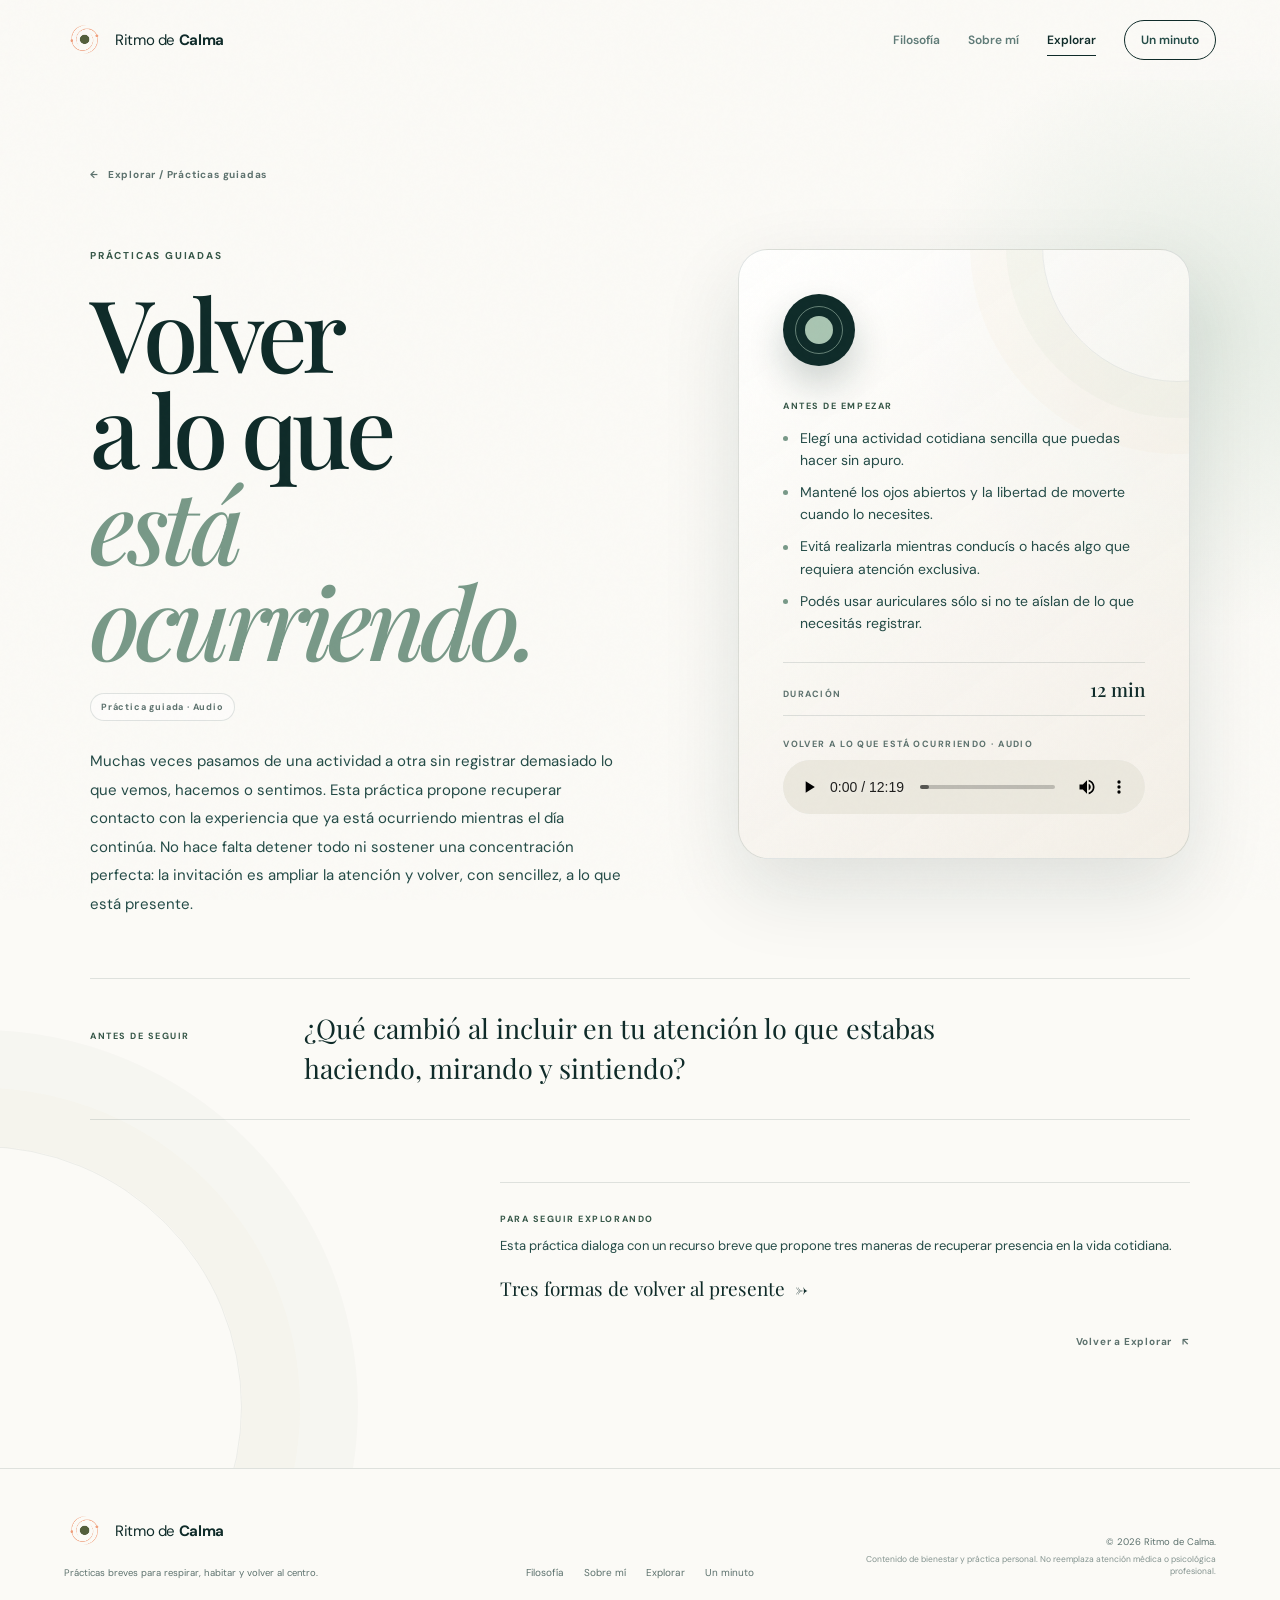
<file: practicas/volver-a-lo-que-esta-ocurriendo/index.html>
<!DOCTYPE html>
<html lang="es">
<head>
  <meta charset="UTF-8">
  <meta name="viewport" content="width=device-width, initial-scale=1.0">
  <meta name="description" content="Una práctica guiada para recuperar contacto con lo que estás haciendo, mirando y sintiendo mientras transcurre tu día.">
  <meta name="theme-color" content="#0f2b29">
  <meta name="color-scheme" content="light">
  <link rel="icon" href="../../favicon-terra-v3.ico" sizes="any">
  <link rel="icon" type="image/png" href="../../assets/favicon-terra-v3-32.png" sizes="32x32">
  <link rel="icon" type="image/png" href="../../assets/favicon-terra-v3-16.png" sizes="16x16">
  <link rel="apple-touch-icon" href="../../assets/favicon-terra-v3-180.png">
  <meta property="og:type" content="website">
  <meta property="og:title" content="Volver a lo que está ocurriendo — Práctica guiada | Ritmo de Calma">
  <meta property="og:description" content="Una práctica guiada para recuperar contacto con lo que estás haciendo, mirando y sintiendo mientras transcurre tu día.">
  <meta property="og:url" content="https://www.ritmodecalma.com/practicas/volver-a-lo-que-esta-ocurriendo/">
  <meta property="og:audio" content="https://www.ritmodecalma.com/assets/audio/ritmo-de-calma-volver-a-lo-que-esta-ocurriendo.mp3">
  <meta property="og:audio:type" content="audio/mpeg">
  <meta name="twitter:card" content="summary">
  <link rel="canonical" href="https://www.ritmodecalma.com/practicas/volver-a-lo-que-esta-ocurriendo/">
  <link rel="preconnect" href="https://fonts.googleapis.com">
  <link rel="preconnect" href="https://fonts.gstatic.com" crossorigin>
  <link href="https://fonts.googleapis.com/css2?family=DM+Sans:wght@400;500;600;700&family=Playfair+Display:ital,wght@0,500;0,600;1,500;1,600&display=swap" rel="stylesheet">
  <link rel="stylesheet" href="../../style.css?v=content-experience-1">
  <title>Volver a lo que está ocurriendo — Práctica guiada | Ritmo de Calma</title>
  <script defer src="https://cloud.umami.is/script.js" data-website-id="38cd28f6-9287-4475-85c4-ac430f032003" data-domains="ritmodecalma.com,www.ritmodecalma.com"></script>
</head>

<body class="practice-page">
  <a class="skip-link" href="#contenido">Saltar al contenido</a>
  <div class="noise" aria-hidden="true"></div>
  <div class="progress-bar" id="progressBar" aria-hidden="true"></div>

  <header class="site-header scrolled" id="siteHeader">
    <a class="brand" href="../../#inicio" aria-label="Ritmo de Calma — inicio">
      <span class="brand-symbol-motion" aria-hidden="true">
        <img class="brand-symbol" src="../../assets/logo-terra-v3.png" alt="" width="42" height="42">
      </span>
      <span>Ritmo de <strong>Calma</strong></span>
    </a>

    <button class="menu-toggle" id="menuToggle" type="button" aria-label="Abrir menú" aria-expanded="false" aria-controls="nav">
      <span></span><span></span>
    </button>

    <nav class="nav" id="nav" aria-label="Navegación principal">
      <a href="../../#filosofia">Filosofía</a>
      <a href="../../#sobre-mi">Sobre mí</a>
      <a class="active" href="../../#explorar" aria-current="page">Explorar</a>
      <a class="nav-cta" href="../../#presencia">Un minuto</a>
    </nav>
  </header>

  <main class="practice-main" id="contenido">
    <div class="practice-shell">
      <a class="practice-breadcrumb" href="../../#explorar"><span aria-hidden="true">←</span> Explorar / Prácticas guiadas</a>

      <div class="practice-layout">
        <div class="practice-copy">
          <p class="practice-eyebrow">Prácticas guiadas</p>
          <h1>Volver a lo que <em>está ocurriendo.</em></h1>
          <div class="practice-meta" aria-label="Datos de la práctica">
            <span>Práctica guiada · Audio</span>
          </div>
          <p class="practice-description">
            Muchas veces pasamos de una actividad a otra sin registrar demasiado lo que vemos, hacemos
            o sentimos. Esta práctica propone recuperar contacto con la experiencia que ya está ocurriendo
            mientras el día continúa. No hace falta detener todo ni sostener una concentración perfecta:
            la invitación es ampliar la atención y volver, con sencillez, a lo que está presente.
          </p>
        </div>

        <div class="practice-player-card">
          <div class="practice-player-mark" aria-hidden="true"></div>
          <section class="before-you-begin" aria-labelledby="beforeOccurrenceTitle">
            <p class="content-section-label" id="beforeOccurrenceTitle">Antes de empezar</p>
            <ul>
              <li>Elegí una actividad cotidiana sencilla que puedas hacer sin apuro.</li>
              <li>Mantené los ojos abiertos y la libertad de moverte cuando lo necesites.</li>
              <li>Evitá realizarla mientras conducís o hacés algo que requiera atención exclusiva.</li>
              <li>Podés usar auriculares sólo si no te aíslan de lo que necesitás registrar.</li>
            </ul>
          </section>
          <p class="content-duration"><span>Duración</span><strong>12 min</strong></p>
          <p class="practice-audio-label">Volver a lo que está ocurriendo · Audio</p>
          <audio class="practice-audio" data-analytics-audio data-content="volver-a-lo-que-esta-ocurriendo" data-content-type="practice" controls preload="metadata">
            <source src="../../assets/audio/ritmo-de-calma-volver-a-lo-que-esta-ocurriendo.mp3" type="audio/mpeg">
            Tu navegador no puede reproducir este audio. Podés <a href="../../assets/audio/ritmo-de-calma-volver-a-lo-que-esta-ocurriendo.mp3">descargar la práctica</a>.
          </audio>
        </div>
      </div>

      <section class="post-practice-prompt" aria-labelledby="afterOccurrenceTitle">
        <p class="content-section-label" id="afterOccurrenceTitle">Antes de seguir</p>
        <p>¿Qué cambió al incluir en tu atención lo que estabas haciendo, mirando y sintiendo?</p>
      </section>

      <aside class="reflection-bridge" aria-labelledby="relatedResourceTitle">
        <small id="relatedResourceTitle">Para seguir explorando</small>
        <p>Esta práctica dialoga con un recurso breve que propone tres maneras de recuperar presencia en la vida cotidiana.</p>
        <a href="../../recursos/tres-formas-de-volver-al-presente/">Tres formas de volver al presente <span aria-hidden="true">→</span></a>
      </aside>

      <div class="practice-after">
        <a class="practice-return" href="../../#explorar">Volver a Explorar <span aria-hidden="true">↖</span></a>
      </div>
    </div>
  </main>

  <footer class="footer">
    <div class="footer-brand">
      <a class="brand" href="../../#inicio">
        <span class="brand-symbol-motion" aria-hidden="true">
          <img class="brand-symbol" src="../../assets/logo-terra-v3.png" alt="" width="42" height="42">
        </span>
        <span>Ritmo de <strong>Calma</strong></span>
      </a>
      <p>Prácticas breves para respirar, habitar y volver al centro.</p>
    </div>

    <div class="footer-links">
      <a href="../../#filosofia">Filosofía</a>
      <a href="../../#sobre-mi">Sobre mí</a>
      <a href="../../#explorar">Explorar</a>
      <a href="../../#presencia">Un minuto</a>
    </div>

    <div class="footer-legal">
      <p>© <span id="year"></span> Ritmo de Calma.</p>
      <small>Contenido de bienestar y práctica personal. No reemplaza atención médica o psicológica profesional.</small>
    </div>
  </footer>

  <script type="application/ld+json">
  {
    "@context": "https://schema.org",
    "@type": "AudioObject",
    "name": "Volver a lo que está ocurriendo",
    "description": "Una práctica guiada para recuperar contacto con lo que estás haciendo, mirando y sintiendo mientras transcurre tu día.",
    "duration": "PT12M19S",
    "inLanguage": "es",
    "contentUrl": "https://www.ritmodecalma.com/assets/audio/ritmo-de-calma-volver-a-lo-que-esta-ocurriendo.mp3",
    "url": "https://www.ritmodecalma.com/practicas/volver-a-lo-que-esta-ocurriendo/",
    "author": {
      "@type": "Person",
      "name": "Gonzalo"
    },
    "publisher": {
      "@type": "Organization",
      "name": "Ritmo de Calma",
      "url": "https://www.ritmodecalma.com/"
    }
  }
  </script>
  <script src="../practice.js?v=content-experience-1"></script>
  <script src="../../assets/js/analytics.js"></script>
</body>
</html>
</file>
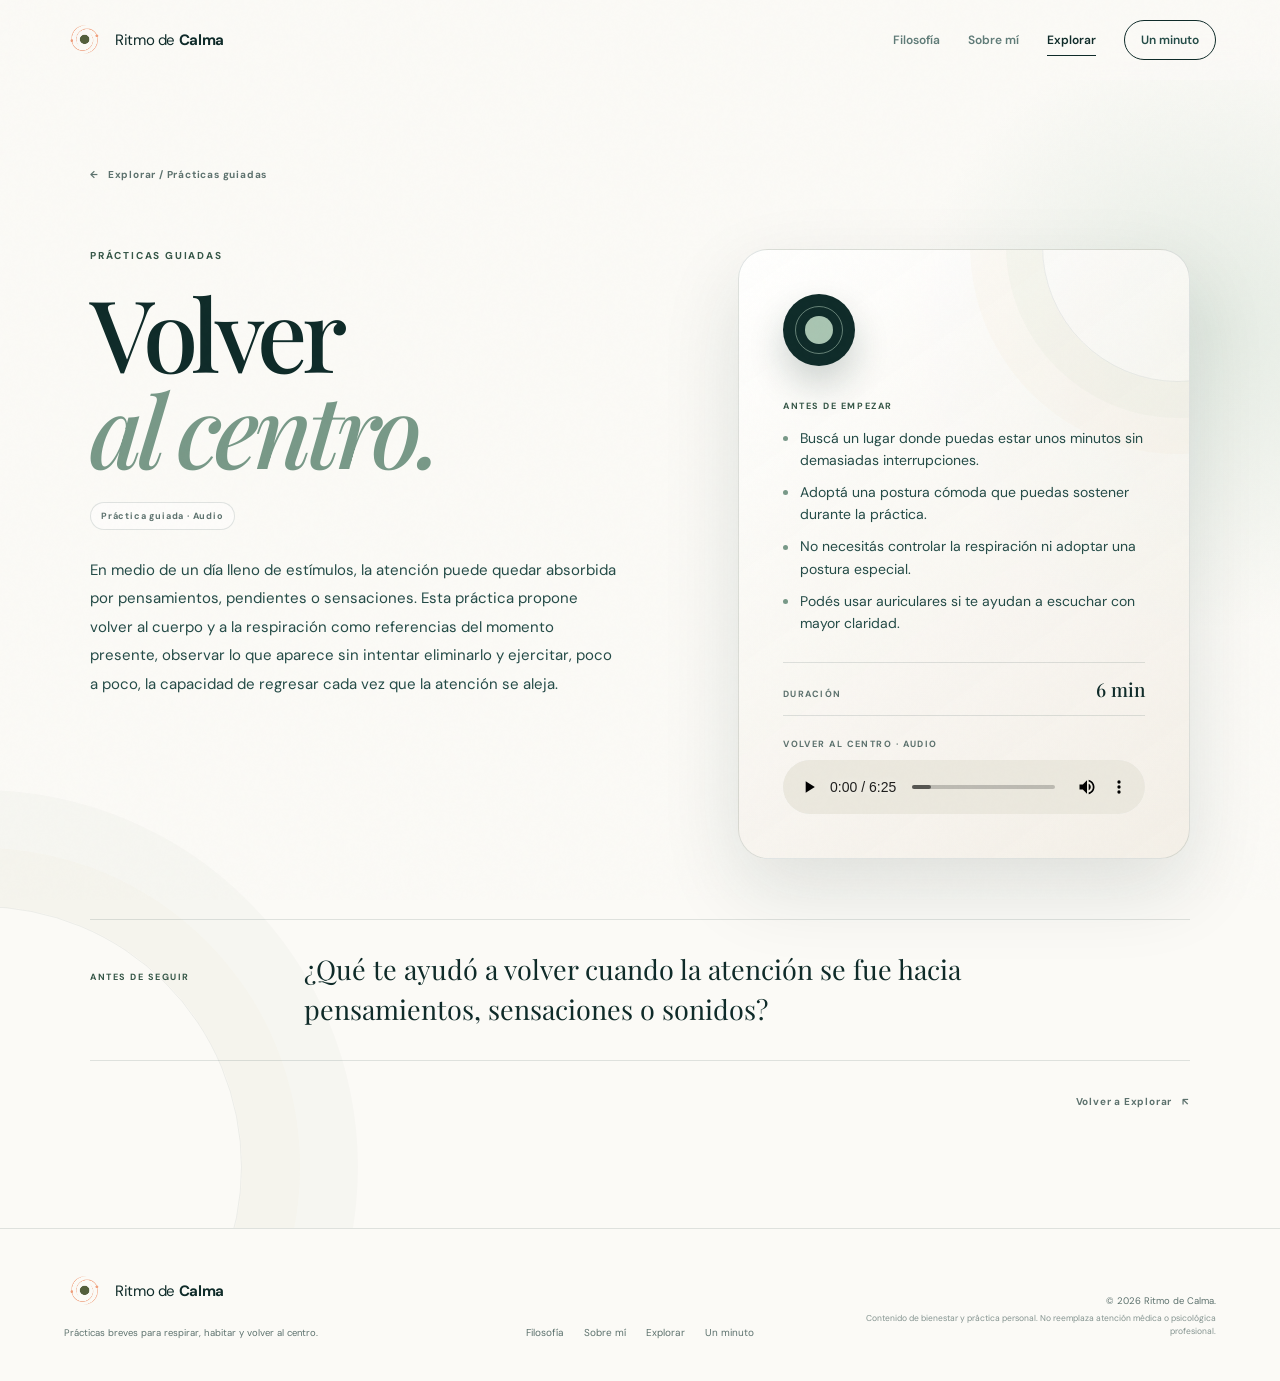
<file: practicas/volver-al-centro/index.html>
<!DOCTYPE html>
<html lang="es">
<head>
  <meta charset="UTF-8">
  <meta name="viewport" content="width=device-width, initial-scale=1.0">
  <meta name="description" content="Una práctica guiada de seis minutos para volver al cuerpo, la respiración y el momento presente.">
  <meta name="theme-color" content="#0f2b29">
  <meta name="color-scheme" content="light">
  <link rel="icon" href="../../favicon-terra-v3.ico" sizes="any">
  <link rel="icon" type="image/png" href="../../assets/favicon-terra-v3-32.png" sizes="32x32">
  <link rel="icon" type="image/png" href="../../assets/favicon-terra-v3-16.png" sizes="16x16">
  <link rel="apple-touch-icon" href="../../assets/favicon-terra-v3-180.png">
  <meta property="og:type" content="website">
  <meta property="og:title" content="Volver al centro — Práctica guiada | Ritmo de Calma">
  <meta property="og:description" content="Una práctica guiada de seis minutos para volver al cuerpo, la respiración y el momento presente.">
  <meta property="og:url" content="https://www.ritmodecalma.com/practicas/volver-al-centro/">
  <meta property="og:audio" content="https://www.ritmodecalma.com/assets/audio/volver-al-centro.mp3">
  <meta property="og:audio:type" content="audio/mpeg">
  <meta name="twitter:card" content="summary">
  <link rel="canonical" href="https://www.ritmodecalma.com/practicas/volver-al-centro/">
  <link rel="preconnect" href="https://fonts.googleapis.com">
  <link rel="preconnect" href="https://fonts.gstatic.com" crossorigin>
  <link href="https://fonts.googleapis.com/css2?family=DM+Sans:wght@400;500;600;700&family=Playfair+Display:ital,wght@0,500;0,600;1,500;1,600&display=swap" rel="stylesheet">
  <link rel="stylesheet" href="../../style.css?v=content-experience-1">
  <title>Volver al centro — Práctica guiada | Ritmo de Calma</title>
  <script defer src="https://cloud.umami.is/script.js" data-website-id="38cd28f6-9287-4475-85c4-ac430f032003" data-domains="ritmodecalma.com,www.ritmodecalma.com"></script>
</head>

<body class="practice-page">
  <a class="skip-link" href="#contenido">Saltar al contenido</a>
  <div class="noise" aria-hidden="true"></div>
  <div class="progress-bar" id="progressBar" aria-hidden="true"></div>

  <header class="site-header scrolled" id="siteHeader">
    <a class="brand" href="../../#inicio" aria-label="Ritmo de Calma — inicio">
      <span class="brand-symbol-motion" aria-hidden="true">
        <img class="brand-symbol" src="../../assets/logo-terra-v3.png" alt="" width="42" height="42">
      </span>
      <span>Ritmo de <strong>Calma</strong></span>
    </a>

    <button class="menu-toggle" id="menuToggle" type="button" aria-label="Abrir menú" aria-expanded="false" aria-controls="nav">
      <span></span><span></span>
    </button>

    <nav class="nav" id="nav" aria-label="Navegación principal">
      <a href="../../#filosofia">Filosofía</a>
      <a href="../../#sobre-mi">Sobre mí</a>
      <a class="active" href="../../#explorar" aria-current="page">Explorar</a>
      <a class="nav-cta" href="../../#presencia">Un minuto</a>
    </nav>
  </header>

  <main class="practice-main" id="contenido">
    <div class="practice-shell">
      <a class="practice-breadcrumb" href="../../#explorar"><span aria-hidden="true">←</span> Explorar / Prácticas guiadas</a>

      <div class="practice-layout">
        <div class="practice-copy">
          <p class="practice-eyebrow">Prácticas guiadas</p>
          <h1>Volver <em>al centro.</em></h1>
          <div class="practice-meta" aria-label="Datos de la práctica">
            <span>Práctica guiada · Audio</span>
          </div>
          <p class="practice-description">
            En medio de un día lleno de estímulos, la atención puede quedar absorbida por pensamientos,
            pendientes o sensaciones. Esta práctica propone volver al cuerpo y a la respiración como
            referencias del momento presente, observar lo que aparece sin intentar eliminarlo y ejercitar,
            poco a poco, la capacidad de regresar cada vez que la atención se aleja.
          </p>
        </div>

        <div class="practice-player-card">
          <div class="practice-player-mark" aria-hidden="true"></div>
          <section class="before-you-begin" aria-labelledby="beforeCenterTitle">
            <p class="content-section-label" id="beforeCenterTitle">Antes de empezar</p>
            <ul>
              <li>Buscá un lugar donde puedas estar unos minutos sin demasiadas interrupciones.</li>
              <li>Adoptá una postura cómoda que puedas sostener durante la práctica.</li>
              <li>No necesitás controlar la respiración ni adoptar una postura especial.</li>
              <li>Podés usar auriculares si te ayudan a escuchar con mayor claridad.</li>
            </ul>
          </section>
          <p class="content-duration"><span>Duración</span><strong>6 min</strong></p>
          <p class="practice-audio-label">Volver al centro · Audio</p>
          <audio class="practice-audio" data-analytics-audio data-content="volver-al-centro" data-content-type="practice" controls preload="metadata">
            <source src="../../assets/audio/volver-al-centro.mp3" type="audio/mpeg">
            Tu navegador no puede reproducir este audio. Podés <a href="../../assets/audio/volver-al-centro.mp3">descargar la práctica</a>.
          </audio>
        </div>
      </div>

      <section class="post-practice-prompt" aria-labelledby="afterCenterTitle">
        <p class="content-section-label" id="afterCenterTitle">Antes de seguir</p>
        <p>¿Qué te ayudó a volver cuando la atención se fue hacia pensamientos, sensaciones o sonidos?</p>
      </section>

      <div class="practice-after">
        <a class="practice-return" href="../../#explorar">Volver a Explorar <span aria-hidden="true">↖</span></a>
      </div>
    </div>
  </main>

  <footer class="footer">
    <div class="footer-brand">
      <a class="brand" href="../../#inicio">
        <span class="brand-symbol-motion" aria-hidden="true">
          <img class="brand-symbol" src="../../assets/logo-terra-v3.png" alt="" width="42" height="42">
        </span>
        <span>Ritmo de <strong>Calma</strong></span>
      </a>
      <p>Prácticas breves para respirar, habitar y volver al centro.</p>
    </div>

    <div class="footer-links">
      <a href="../../#filosofia">Filosofía</a>
      <a href="../../#sobre-mi">Sobre mí</a>
      <a href="../../#explorar">Explorar</a>
      <a href="../../#presencia">Un minuto</a>
    </div>

    <div class="footer-legal">
      <p>© <span id="year"></span> Ritmo de Calma.</p>
      <small>Contenido de bienestar y práctica personal. No reemplaza atención médica o psicológica profesional.</small>
    </div>
  </footer>

  <script type="application/ld+json">
  {
    "@context": "https://schema.org",
    "@type": "AudioObject",
    "name": "Volver al centro",
    "description": "Una práctica guiada de seis minutos para volver al cuerpo, la respiración y el momento presente.",
    "duration": "PT6M25S",
    "inLanguage": "es",
    "contentUrl": "https://www.ritmodecalma.com/assets/audio/volver-al-centro.mp3",
    "url": "https://www.ritmodecalma.com/practicas/volver-al-centro/",
    "author": {
      "@type": "Organization",
      "name": "Ritmo de Calma",
      "url": "https://www.ritmodecalma.com/"
    }
  }
  </script>
  <script src="../practice.js?v=content-experience-1"></script>
  <script src="../../assets/js/analytics.js"></script>
</body>
</html>
</file>
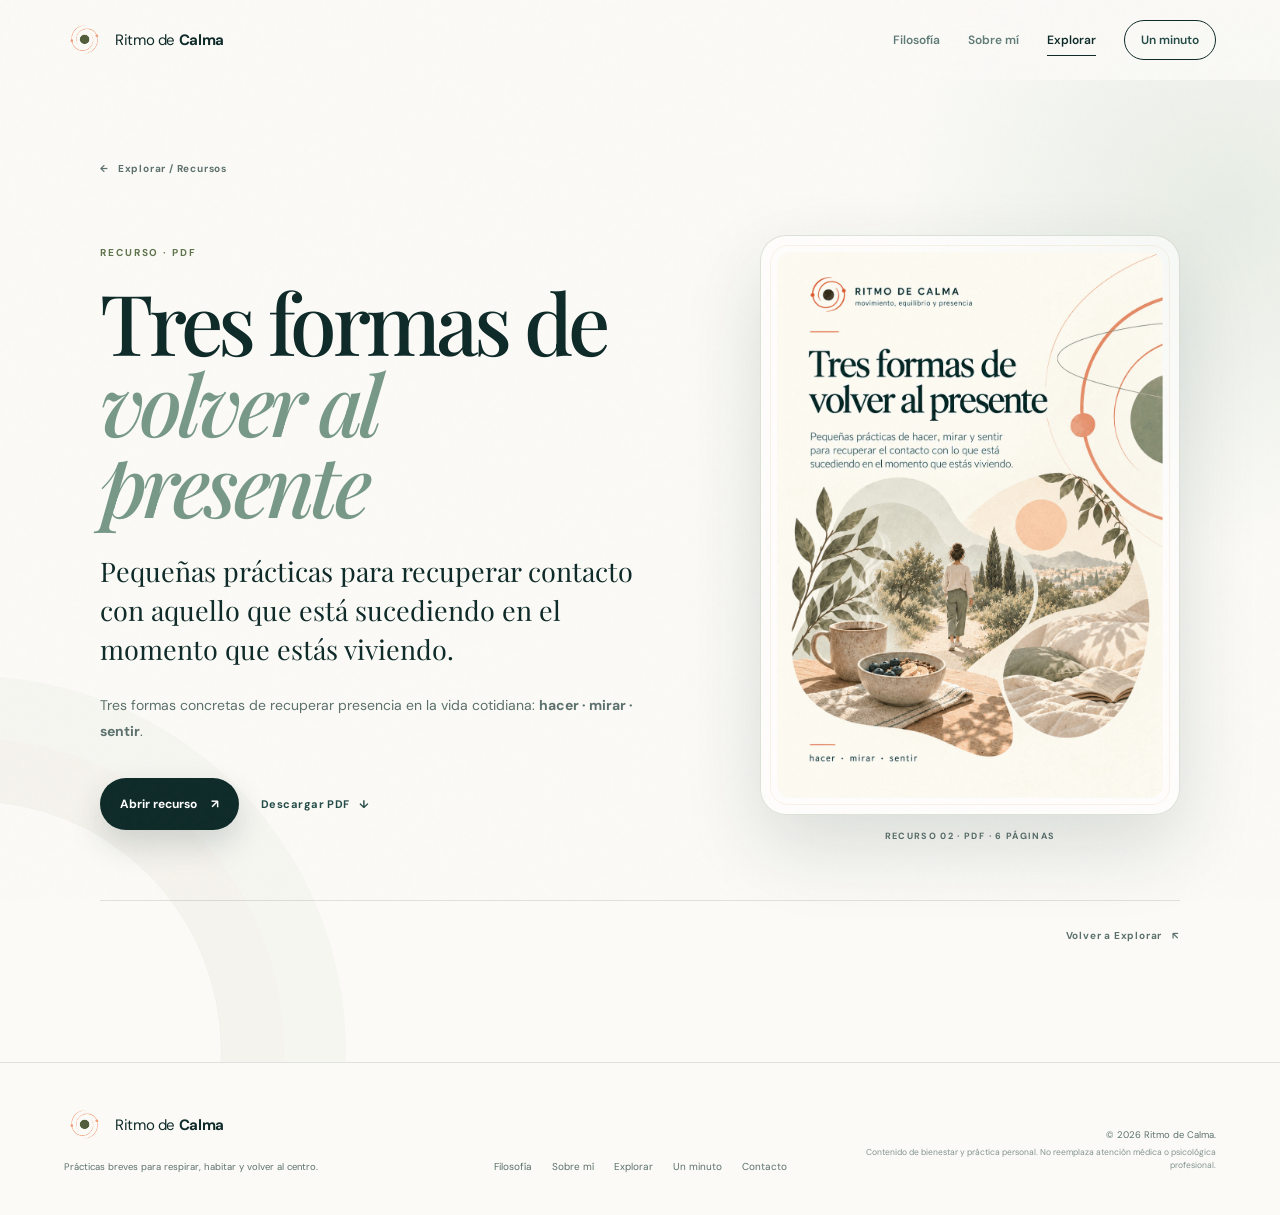
<file: recursos/tres-formas-de-volver-al-presente/index.html>
<!DOCTYPE html>
<html lang="es">
<head>
  <meta charset="UTF-8">
  <meta name="viewport" content="width=device-width, initial-scale=1.0">
  <meta name="description" content="Tres formas de volver al presente es un recurso PDF de Ritmo de Calma con pequeñas prácticas para recuperar contacto con lo que está sucediendo.">
  <meta name="theme-color" content="#0f2b29">
  <meta name="color-scheme" content="light">
  <link rel="icon" href="../../favicon-terra-v3.ico" sizes="any">
  <link rel="icon" type="image/png" href="../../assets/favicon-terra-v3-32.png" sizes="32x32">
  <link rel="icon" type="image/png" href="../../assets/favicon-terra-v3-16.png" sizes="16x16">
  <link rel="apple-touch-icon" href="../../assets/favicon-terra-v3-180.png">
  <meta property="og:type" content="website">
  <meta property="og:title" content="Tres formas de volver al presente — Recurso PDF | Ritmo de Calma">
  <meta property="og:description" content="Pequeñas prácticas para recuperar contacto con aquello que está sucediendo en el momento que estás viviendo.">
  <meta property="og:url" content="https://www.ritmodecalma.com/recursos/tres-formas-de-volver-al-presente/">
  <meta property="og:image" content="https://www.ritmodecalma.com/assets/recursos/tres-formas-de-volver-al-presente/portada-tres-formas-de-volver-al-presente.png">
  <meta property="og:image:alt" content="Portada del recurso Tres formas de volver al presente">
  <meta name="twitter:card" content="summary_large_image">
  <link rel="canonical" href="https://www.ritmodecalma.com/recursos/tres-formas-de-volver-al-presente/">
  <link rel="preconnect" href="https://fonts.googleapis.com">
  <link rel="preconnect" href="https://fonts.gstatic.com" crossorigin>
  <link href="https://fonts.googleapis.com/css2?family=DM+Sans:wght@400;500;600;700&family=Playfair+Display:ital,wght@0,500;0,600;1,500;1,600&display=swap" rel="stylesheet">
  <link rel="stylesheet" href="../../style.css?v=resource-02">
  <title>Tres formas de volver al presente — Recurso PDF | Ritmo de Calma</title>
  <script defer src="https://cloud.umami.is/script.js" data-website-id="38cd28f6-9287-4475-85c4-ac430f032003" data-domains="ritmodecalma.com,www.ritmodecalma.com"></script>
</head>

<body class="resource-page resource-page--three-ways">
  <a class="skip-link" href="#contenido">Saltar al contenido</a>
  <div class="noise" aria-hidden="true"></div>
  <div class="progress-bar" id="progressBar" aria-hidden="true"></div>

  <header class="site-header scrolled" id="siteHeader">
    <a class="brand" href="../../#inicio" aria-label="Ritmo de Calma — inicio">
      <span class="brand-symbol-motion" aria-hidden="true">
        <img class="brand-symbol" src="../../assets/logo-terra-v3.png" alt="" width="42" height="42">
      </span>
      <span>Ritmo de <strong>Calma</strong></span>
    </a>

    <button class="menu-toggle" id="menuToggle" type="button" aria-label="Abrir menú" aria-expanded="false" aria-controls="nav">
      <span></span><span></span>
    </button>

    <nav class="nav" id="nav" aria-label="Navegación principal">
      <a href="../../#filosofia">Filosofía</a>
      <a href="../../#sobre-mi">Sobre mí</a>
      <a class="active" href="../../#explorar" aria-current="page">Explorar</a>
      <a class="nav-cta" href="../../#presencia">Un minuto</a>
    </nav>
  </header>

  <main class="resource-main" id="contenido">
    <div class="resource-shell">
      <a class="resource-breadcrumb" href="../../#explorar"><span aria-hidden="true">←</span> Explorar / Recursos</a>

      <div class="resource-layout">
        <section class="resource-copy" aria-labelledby="resourceTitle">
          <p class="resource-eyebrow">Recurso · PDF</p>
          <h1 id="resourceTitle">Tres formas de <em>volver al presente</em></h1>
          <p class="resource-subtitle">Pequeñas prácticas para recuperar contacto con aquello que está sucediendo en el momento que estás viviendo.</p>
          <p class="resource-description">
            Tres formas concretas de recuperar presencia en la vida cotidiana:
            <strong>hacer · mirar · sentir</strong>.
          </p>

          <div class="resource-actions">
            <a
              class="button button-primary resource-open"
              href="../../assets/recursos/tres-formas-de-volver-al-presente/ritmo-de-calma-tres-formas-de-volver-al-presente.pdf"
              target="_blank"
              rel="noopener"
              data-analytics-resource="resource_open"
              data-content="tres-formas-de-volver-al-presente"
              data-content-type="resource"
            >Abrir recurso <span aria-hidden="true">↗</span></a>
            <a
              class="resource-download"
              href="../../assets/recursos/tres-formas-de-volver-al-presente/ritmo-de-calma-tres-formas-de-volver-al-presente.pdf"
              download
              data-analytics-resource="resource_download"
              data-content="tres-formas-de-volver-al-presente"
              data-content-type="resource"
            >Descargar PDF <span aria-hidden="true">↓</span></a>
          </div>
        </section>

        <figure class="resource-preview">
          <div class="resource-preview-frame">
            <img
              src="../../assets/recursos/tres-formas-de-volver-al-presente/portada-tres-formas-de-volver-al-presente.png"
              alt="Portada del recurso Tres formas de volver al presente"
              width="993"
              height="1404"
              decoding="async"
            >
          </div>
          <figcaption>Recurso 02 · PDF · 6 páginas</figcaption>
        </figure>
      </div>

      <div class="resource-after">
        <a class="resource-return" href="../../#explorar">Volver a Explorar <span aria-hidden="true">↖</span></a>
      </div>
    </div>
  </main>

  <footer class="footer">
    <div class="footer-brand">
      <a class="brand" href="../../#inicio">
        <span class="brand-symbol-motion" aria-hidden="true">
          <img class="brand-symbol" src="../../assets/logo-terra-v3.png" alt="" width="42" height="42">
        </span>
        <span>Ritmo de <strong>Calma</strong></span>
      </a>
      <p>Prácticas breves para respirar, habitar y volver al centro.</p>
    </div>

    <div class="footer-links">
      <a href="../../#filosofia">Filosofía</a>
      <a href="../../#sobre-mi">Sobre mí</a>
      <a href="../../#explorar">Explorar</a>
      <a href="../../#presencia">Un minuto</a>
      <a href="../../#contacto">Contacto</a>
    </div>

    <div class="footer-legal">
      <p>© <span id="year"></span> Ritmo de Calma.</p>
      <small>Contenido de bienestar y práctica personal. No reemplaza atención médica o psicológica profesional.</small>
    </div>
  </footer>

  <script type="application/ld+json">
  {
    "@context": "https://schema.org",
    "@type": "DigitalDocument",
    "name": "Tres formas de volver al presente",
    "description": "Pequeñas prácticas para recuperar contacto con aquello que está sucediendo en el momento que estás viviendo.",
    "inLanguage": "es",
    "encodingFormat": "application/pdf",
    "contentUrl": "https://www.ritmodecalma.com/assets/recursos/tres-formas-de-volver-al-presente/ritmo-de-calma-tres-formas-de-volver-al-presente.pdf",
    "thumbnailUrl": "https://www.ritmodecalma.com/assets/recursos/tres-formas-de-volver-al-presente/portada-tres-formas-de-volver-al-presente.png",
    "url": "https://www.ritmodecalma.com/recursos/tres-formas-de-volver-al-presente/",
    "author": {
      "@type": "Person",
      "name": "Gonzalo"
    },
    "publisher": {
      "@type": "Organization",
      "name": "Ritmo de Calma",
      "url": "https://www.ritmodecalma.com/"
    }
  }
  </script>
  <script src="../resource.js"></script>
  <script src="../../assets/js/analytics.js"></script>
</body>
</html>
</file>
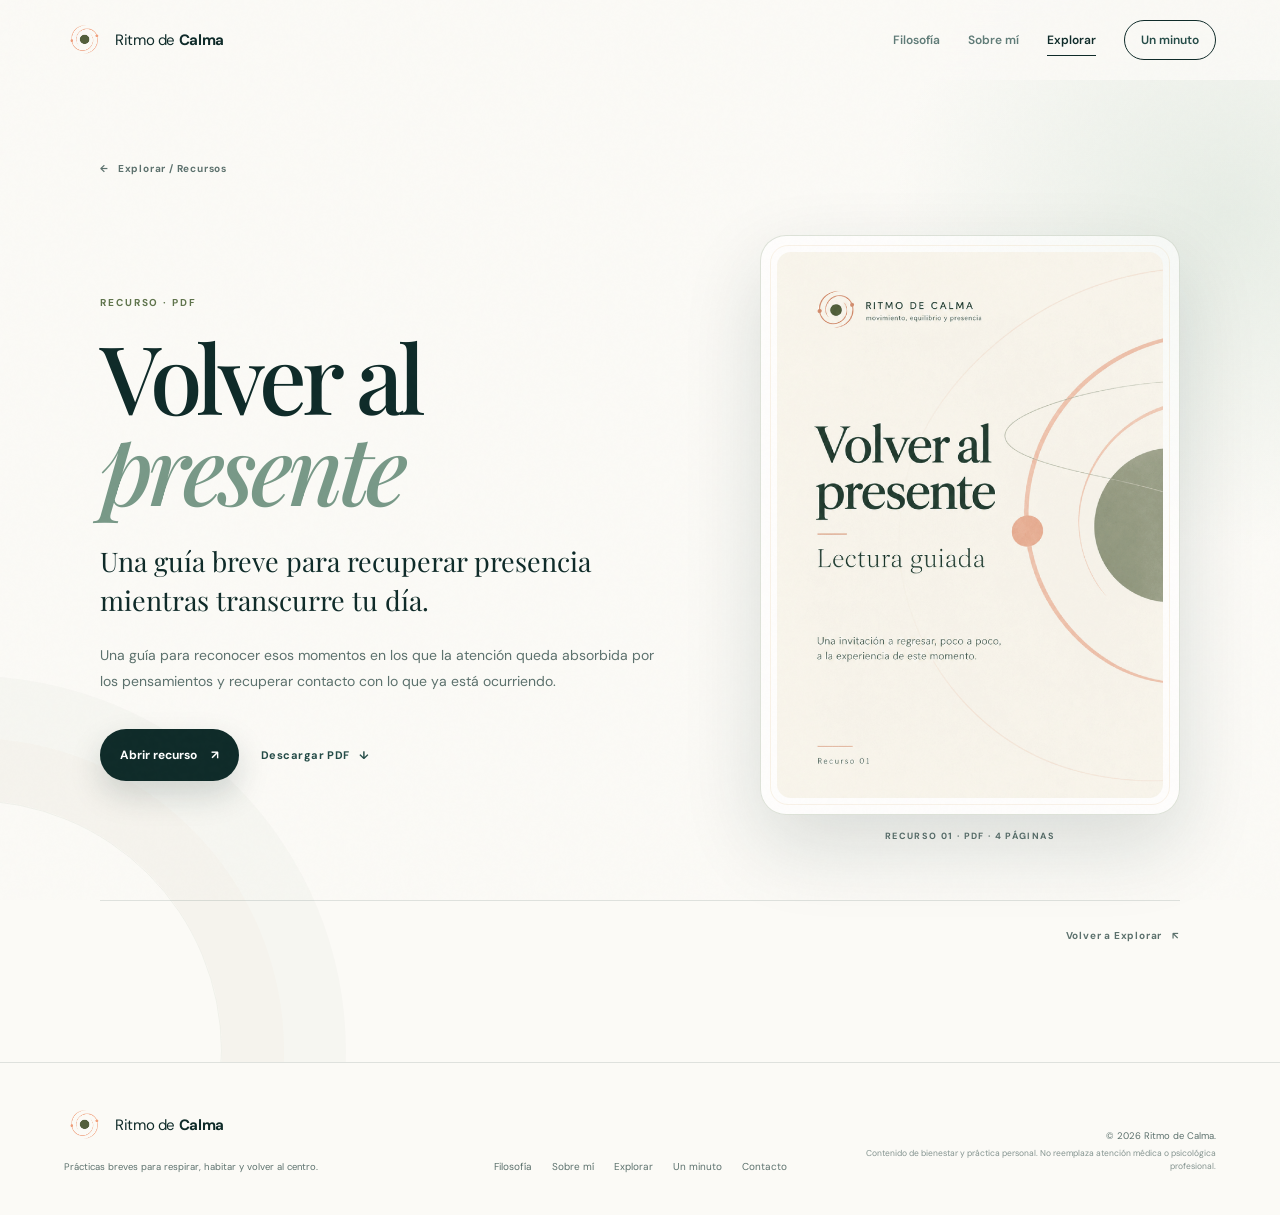
<file: recursos/volver-al-presente/index.html>
<!DOCTYPE html>
<html lang="es">
<head>
  <meta charset="UTF-8">
  <meta name="viewport" content="width=device-width, initial-scale=1.0">
  <meta name="description" content="Volver al presente es una guía breve de Ritmo de Calma para recuperar presencia en medio de las actividades cotidianas y volver a conectar con lo que está ocurriendo.">
  <meta name="theme-color" content="#0f2b29">
  <meta name="color-scheme" content="light">
  <link rel="icon" href="../../favicon-terra-v3.ico" sizes="any">
  <link rel="icon" type="image/png" href="../../assets/favicon-terra-v3-32.png" sizes="32x32">
  <link rel="icon" type="image/png" href="../../assets/favicon-terra-v3-16.png" sizes="16x16">
  <link rel="apple-touch-icon" href="../../assets/favicon-terra-v3-180.png">
  <meta property="og:type" content="website">
  <meta property="og:title" content="Volver al presente — Recurso PDF | Ritmo de Calma">
  <meta property="og:description" content="Una guía breve para recuperar presencia mientras transcurre tu día.">
  <meta property="og:url" content="https://www.ritmodecalma.com/recursos/volver-al-presente/">
  <meta property="og:image" content="https://www.ritmodecalma.com/assets/recursos/volver-al-presente/portada-volver-al-presente.png?v=lectura-guiada-v2">
  <meta property="og:image:alt" content="Portada del recurso Volver al presente">
  <meta name="twitter:card" content="summary_large_image">
  <link rel="canonical" href="https://www.ritmodecalma.com/recursos/volver-al-presente/">
  <link rel="preconnect" href="https://fonts.googleapis.com">
  <link rel="preconnect" href="https://fonts.gstatic.com" crossorigin>
  <link href="https://fonts.googleapis.com/css2?family=DM+Sans:wght@400;500;600;700&family=Playfair+Display:ital,wght@0,500;0,600;1,500;1,600&display=swap" rel="stylesheet">
  <link rel="stylesheet" href="../../style.css?v=resource-01">
  <title>Volver al presente — Recurso PDF | Ritmo de Calma</title>
  <script defer src="https://cloud.umami.is/script.js" data-website-id="38cd28f6-9287-4475-85c4-ac430f032003" data-domains="ritmodecalma.com,www.ritmodecalma.com"></script>
</head>

<body class="resource-page">
  <a class="skip-link" href="#contenido">Saltar al contenido</a>
  <div class="noise" aria-hidden="true"></div>
  <div class="progress-bar" id="progressBar" aria-hidden="true"></div>

  <header class="site-header scrolled" id="siteHeader">
    <a class="brand" href="../../#inicio" aria-label="Ritmo de Calma — inicio">
      <span class="brand-symbol-motion" aria-hidden="true">
        <img class="brand-symbol" src="../../assets/logo-terra-v3.png" alt="" width="42" height="42">
      </span>
      <span>Ritmo de <strong>Calma</strong></span>
    </a>

    <button class="menu-toggle" id="menuToggle" type="button" aria-label="Abrir menú" aria-expanded="false" aria-controls="nav">
      <span></span><span></span>
    </button>

    <nav class="nav" id="nav" aria-label="Navegación principal">
      <a href="../../#filosofia">Filosofía</a>
      <a href="../../#sobre-mi">Sobre mí</a>
      <a class="active" href="../../#explorar" aria-current="page">Explorar</a>
      <a class="nav-cta" href="../../#presencia">Un minuto</a>
    </nav>
  </header>

  <main class="resource-main" id="contenido">
    <div class="resource-shell">
      <a class="resource-breadcrumb" href="../../#explorar"><span aria-hidden="true">←</span> Explorar / Recursos</a>

      <div class="resource-layout">
        <section class="resource-copy" aria-labelledby="resourceTitle">
          <p class="resource-eyebrow">Recurso · PDF</p>
          <h1 id="resourceTitle">Volver al <em>presente</em></h1>
          <p class="resource-subtitle">Una guía breve para recuperar presencia mientras transcurre tu día.</p>
          <p class="resource-description">
            Una guía para reconocer esos momentos en los que la atención queda absorbida por los pensamientos
            y recuperar contacto con lo que ya está ocurriendo.
          </p>

          <div class="resource-actions">
            <a
              class="button button-primary resource-open"
              href="../../assets/recursos/volver-al-presente/ritmo-de-calma-volver-al-presente.pdf?v=lectura-guiada-v2"
              target="_blank"
              rel="noopener"
              data-analytics-resource="resource_open"
              data-content="volver-al-presente"
              data-content-type="resource"
            >Abrir recurso <span aria-hidden="true">↗</span></a>
            <a
              class="resource-download"
              href="../../assets/recursos/volver-al-presente/ritmo-de-calma-volver-al-presente.pdf?v=lectura-guiada-v2"
              download
              data-analytics-resource="resource_download"
              data-content="volver-al-presente"
              data-content-type="resource"
            >Descargar PDF <span aria-hidden="true">↓</span></a>
          </div>
        </section>

        <figure class="resource-preview">
          <div class="resource-preview-frame">
            <img
              src="../../assets/recursos/volver-al-presente/portada-volver-al-presente.png?v=lectura-guiada-v2"
              alt="Portada del recurso Volver al presente"
              width="992"
              height="1404"
              decoding="async"
            >
          </div>
          <figcaption>Recurso 01 · PDF · 4 páginas</figcaption>
        </figure>
      </div>

      <div class="resource-after">
        <a class="resource-return" href="../../#explorar">Volver a Explorar <span aria-hidden="true">↖</span></a>
      </div>
    </div>
  </main>

  <footer class="footer">
    <div class="footer-brand">
      <a class="brand" href="../../#inicio">
        <span class="brand-symbol-motion" aria-hidden="true">
          <img class="brand-symbol" src="../../assets/logo-terra-v3.png" alt="" width="42" height="42">
        </span>
        <span>Ritmo de <strong>Calma</strong></span>
      </a>
      <p>Prácticas breves para respirar, habitar y volver al centro.</p>
    </div>

    <div class="footer-links">
      <a href="../../#filosofia">Filosofía</a>
      <a href="../../#sobre-mi">Sobre mí</a>
      <a href="../../#explorar">Explorar</a>
      <a href="../../#presencia">Un minuto</a>
      <a href="../../#contacto">Contacto</a>
    </div>

    <div class="footer-legal">
      <p>© <span id="year"></span> Ritmo de Calma.</p>
      <small>Contenido de bienestar y práctica personal. No reemplaza atención médica o psicológica profesional.</small>
    </div>
  </footer>

  <script type="application/ld+json">
  {
    "@context": "https://schema.org",
    "@type": "DigitalDocument",
    "name": "Volver al presente",
    "description": "Una guía breve de Ritmo de Calma para recuperar presencia en medio de las actividades cotidianas y volver a conectar con lo que está ocurriendo.",
    "inLanguage": "es",
    "encodingFormat": "application/pdf",
    "contentUrl": "https://www.ritmodecalma.com/assets/recursos/volver-al-presente/ritmo-de-calma-volver-al-presente.pdf?v=lectura-guiada-v2",
    "thumbnailUrl": "https://www.ritmodecalma.com/assets/recursos/volver-al-presente/portada-volver-al-presente.png?v=lectura-guiada-v2",
    "url": "https://www.ritmodecalma.com/recursos/volver-al-presente/",
    "author": {
      "@type": "Person",
      "name": "Gonzalo"
    },
    "publisher": {
      "@type": "Organization",
      "name": "Ritmo de Calma",
      "url": "https://www.ritmodecalma.com/"
    }
  }
  </script>
  <script src="../resource.js"></script>
  <script src="../../assets/js/analytics.js"></script>
</body>
</html>
</file>
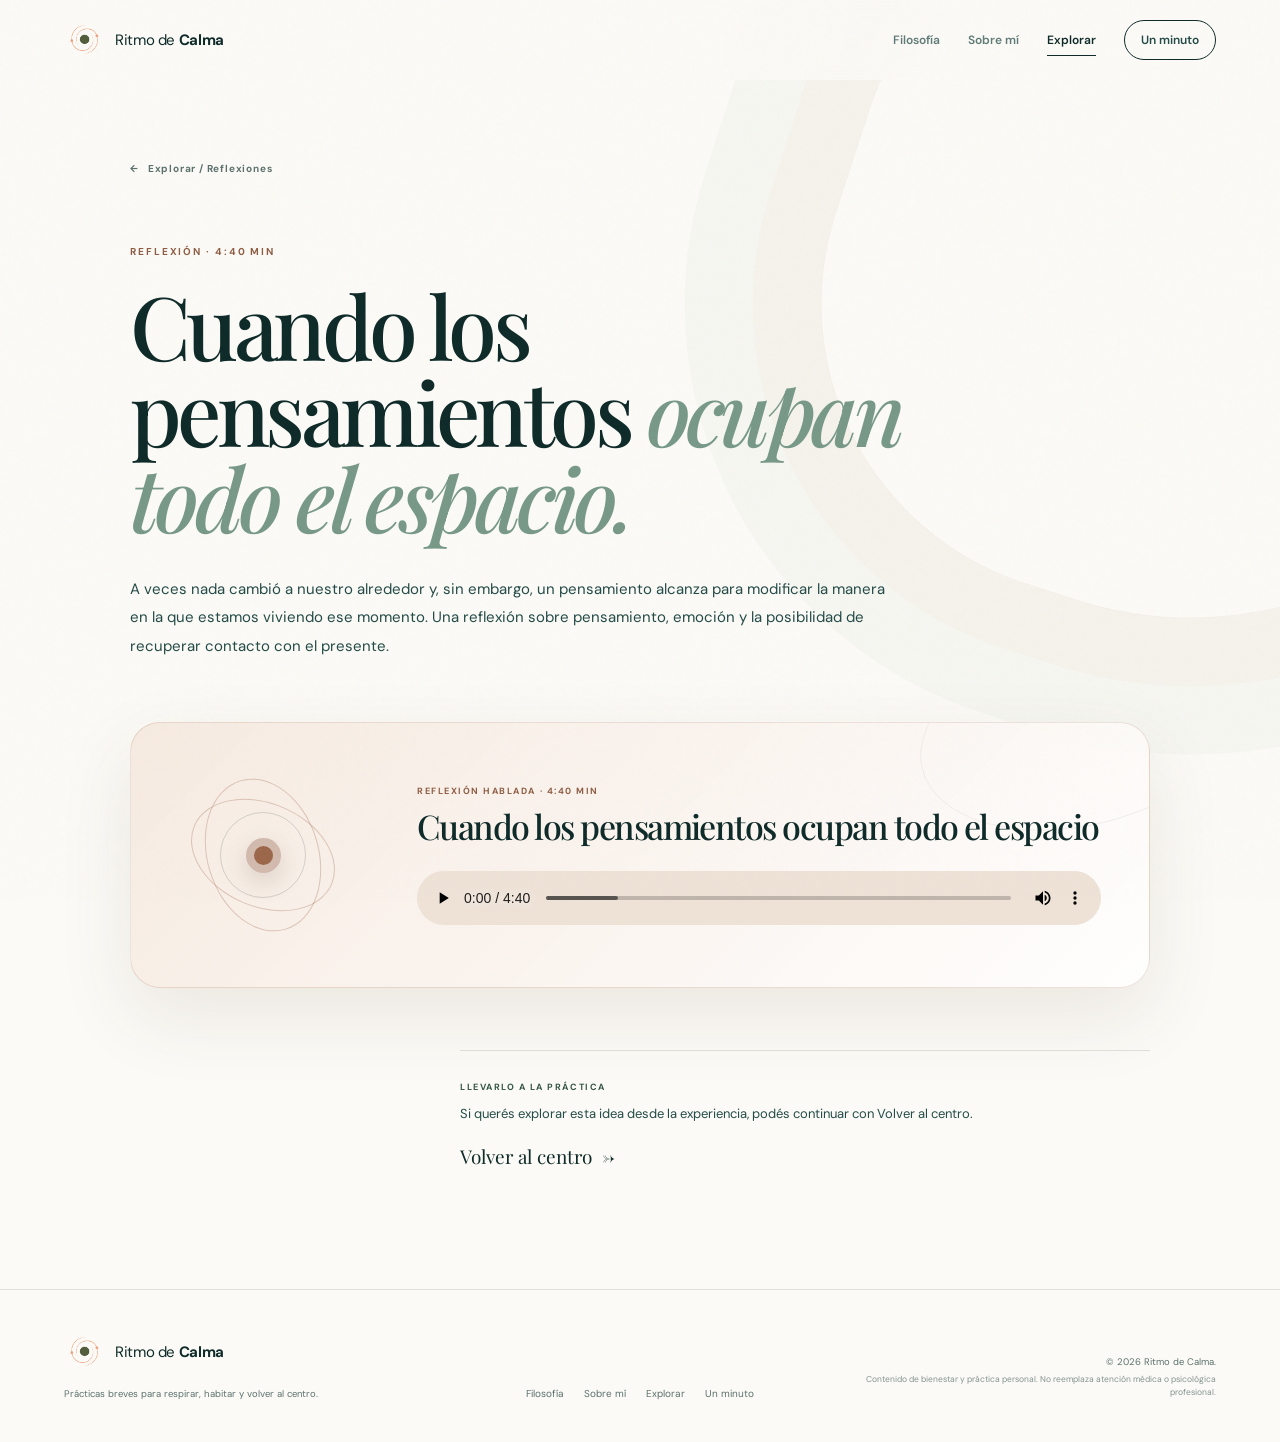
<file: reflexiones/cuando-los-pensamientos-ocupan-todo-el-espacio/index.html>
<!DOCTYPE html>
<html lang="es">
<head>
  <meta charset="UTF-8">
  <meta name="viewport" content="width=device-width, initial-scale=1.0">
  <meta name="description" content="Una reflexión sobre pensamientos, emociones y esos momentos en los que nuestra atención se aleja del presente.">
  <meta name="theme-color" content="#0f2b29">
  <meta name="color-scheme" content="light">
  <link rel="icon" href="../../favicon-terra-v3.ico" sizes="any">
  <link rel="icon" type="image/png" href="../../assets/favicon-terra-v3-32.png" sizes="32x32">
  <link rel="icon" type="image/png" href="../../assets/favicon-terra-v3-16.png" sizes="16x16">
  <link rel="apple-touch-icon" href="../../assets/favicon-terra-v3-180.png">
  <meta property="og:type" content="website">
  <meta property="og:title" content="Cuando los pensamientos ocupan todo el espacio | Ritmo de Calma">
  <meta property="og:description" content="Una reflexión sobre pensamientos, emociones y esos momentos en los que nuestra atención se aleja del presente.">
  <meta property="og:url" content="https://www.ritmodecalma.com/reflexiones/cuando-los-pensamientos-ocupan-todo-el-espacio/">
  <meta property="og:audio" content="https://www.ritmodecalma.com/assets/audio/cuando-los-pensamientos-ocupan-todo-el-espacio.mp3">
  <meta property="og:audio:type" content="audio/mpeg">
  <meta name="twitter:card" content="summary">
  <link rel="canonical" href="https://www.ritmodecalma.com/reflexiones/cuando-los-pensamientos-ocupan-todo-el-espacio/">
  <link rel="preconnect" href="https://fonts.googleapis.com">
  <link rel="preconnect" href="https://fonts.gstatic.com" crossorigin>
  <link href="https://fonts.googleapis.com/css2?family=DM+Sans:wght@400;500;600;700&family=Playfair+Display:ital,wght@0,500;0,600;1,500;1,600&display=swap" rel="stylesheet">
  <link rel="stylesheet" href="../../style.css?v=logo-terra-v3">
  <title>Cuando los pensamientos ocupan todo el espacio | Ritmo de Calma</title>
  <script defer src="https://cloud.umami.is/script.js" data-website-id="38cd28f6-9287-4475-85c4-ac430f032003" data-domains="ritmodecalma.com,www.ritmodecalma.com"></script>
</head>

<body class="reflection-page">
  <a class="skip-link" href="#contenido">Saltar al contenido</a>
  <div class="noise" aria-hidden="true"></div>
  <div class="progress-bar" id="progressBar" aria-hidden="true"></div>

  <header class="site-header scrolled" id="siteHeader">
    <a class="brand" href="../../#inicio" aria-label="Ritmo de Calma — inicio">
      <span class="brand-symbol-motion" aria-hidden="true">
        <img class="brand-symbol" src="../../assets/logo-terra-v3.png" alt="" width="42" height="42">
      </span>
      <span>Ritmo de <strong>Calma</strong></span>
    </a>

    <button class="menu-toggle" id="menuToggle" type="button" aria-label="Abrir menú" aria-expanded="false" aria-controls="nav">
      <span></span><span></span>
    </button>

    <nav class="nav" id="nav" aria-label="Navegación principal">
      <a href="../../#filosofia">Filosofía</a>
      <a href="../../#sobre-mi">Sobre mí</a>
      <a class="active" href="../../#explorar" aria-current="page">Explorar</a>
      <a class="nav-cta" href="../../#presencia">Un minuto</a>
    </nav>
  </header>

  <main class="reflection-main" id="contenido">
    <div class="reflection-shell">
      <a class="reflection-breadcrumb" href="../../#explorar"><span aria-hidden="true">←</span> Explorar / Reflexiones</a>

      <section class="reflection-intro" aria-labelledby="reflectionTitle">
        <p class="reflection-eyebrow">Reflexión · 4:40 min</p>
        <h1 id="reflectionTitle">Cuando los pensamientos <em>ocupan todo el espacio.</em></h1>
        <p class="reflection-description">
          A veces nada cambió a nuestro alrededor y, sin embargo, un pensamiento alcanza para modificar
          la manera en la que estamos viviendo ese momento. Una reflexión sobre pensamiento, emoción y la
          posibilidad de recuperar contacto con el presente.
        </p>
      </section>

      <section class="reflection-listen" aria-labelledby="listenTitle">
        <div class="reflection-visual" aria-hidden="true">
          <span class="reflection-orbit reflection-orbit--one"></span>
          <span class="reflection-orbit reflection-orbit--two"></span>
          <span class="reflection-orbit reflection-orbit--three"></span>
          <span class="reflection-core"></span>
        </div>

        <div class="reflection-player">
          <p class="reflection-player-label">Reflexión hablada · 4:40 min</p>
          <h2 id="listenTitle">Cuando los pensamientos ocupan todo el espacio</h2>
          <audio class="reflection-audio" data-analytics-audio data-content="cuando-los-pensamientos-ocupan-todo-el-espacio" data-content-type="reflection" controls preload="metadata">
            <source src="../../assets/audio/cuando-los-pensamientos-ocupan-todo-el-espacio.mp3" type="audio/mpeg">
            Tu navegador no puede reproducir este audio. Podés <a href="../../assets/audio/cuando-los-pensamientos-ocupan-todo-el-espacio.mp3">descargar la reflexión</a>.
          </audio>
        </div>
      </section>

      <aside class="reflection-bridge" aria-labelledby="bridgeTitle">
        <small id="bridgeTitle">Llevarlo a la práctica</small>
        <p>Si querés explorar esta idea desde la experiencia, podés continuar con Volver al centro.</p>
        <a href="../../practicas/volver-al-centro/">Volver al centro <span aria-hidden="true">→</span></a>
      </aside>
    </div>
  </main>

  <footer class="footer">
    <div class="footer-brand">
      <a class="brand" href="../../#inicio">
        <span class="brand-symbol-motion" aria-hidden="true">
          <img class="brand-symbol" src="../../assets/logo-terra-v3.png" alt="" width="42" height="42">
        </span>
        <span>Ritmo de <strong>Calma</strong></span>
      </a>
      <p>Prácticas breves para respirar, habitar y volver al centro.</p>
    </div>

    <div class="footer-links">
      <a href="../../#filosofia">Filosofía</a>
      <a href="../../#sobre-mi">Sobre mí</a>
      <a href="../../#explorar">Explorar</a>
      <a href="../../#presencia">Un minuto</a>
    </div>

    <div class="footer-legal">
      <p>© <span id="year"></span> Ritmo de Calma.</p>
      <small>Contenido de bienestar y práctica personal. No reemplaza atención médica o psicológica profesional.</small>
    </div>
  </footer>

  <script type="application/ld+json">
  {
    "@context": "https://schema.org",
    "@type": "AudioObject",
    "name": "Cuando los pensamientos ocupan todo el espacio",
    "description": "Una reflexión sobre pensamientos, emociones y esos momentos en los que nuestra atención se aleja del presente.",
    "duration": "PT4M40S",
    "inLanguage": "es",
    "contentUrl": "https://www.ritmodecalma.com/assets/audio/cuando-los-pensamientos-ocupan-todo-el-espacio.mp3",
    "url": "https://www.ritmodecalma.com/reflexiones/cuando-los-pensamientos-ocupan-todo-el-espacio/",
    "author": {
      "@type": "Person",
      "name": "Gonzalo"
    },
    "publisher": {
      "@type": "Organization",
      "name": "Ritmo de Calma",
      "url": "https://www.ritmodecalma.com/"
    }
  }
  </script>
  <script src="../reflection.js"></script>
  <script src="../../assets/js/analytics.js"></script>
</body>
</html>
</file>
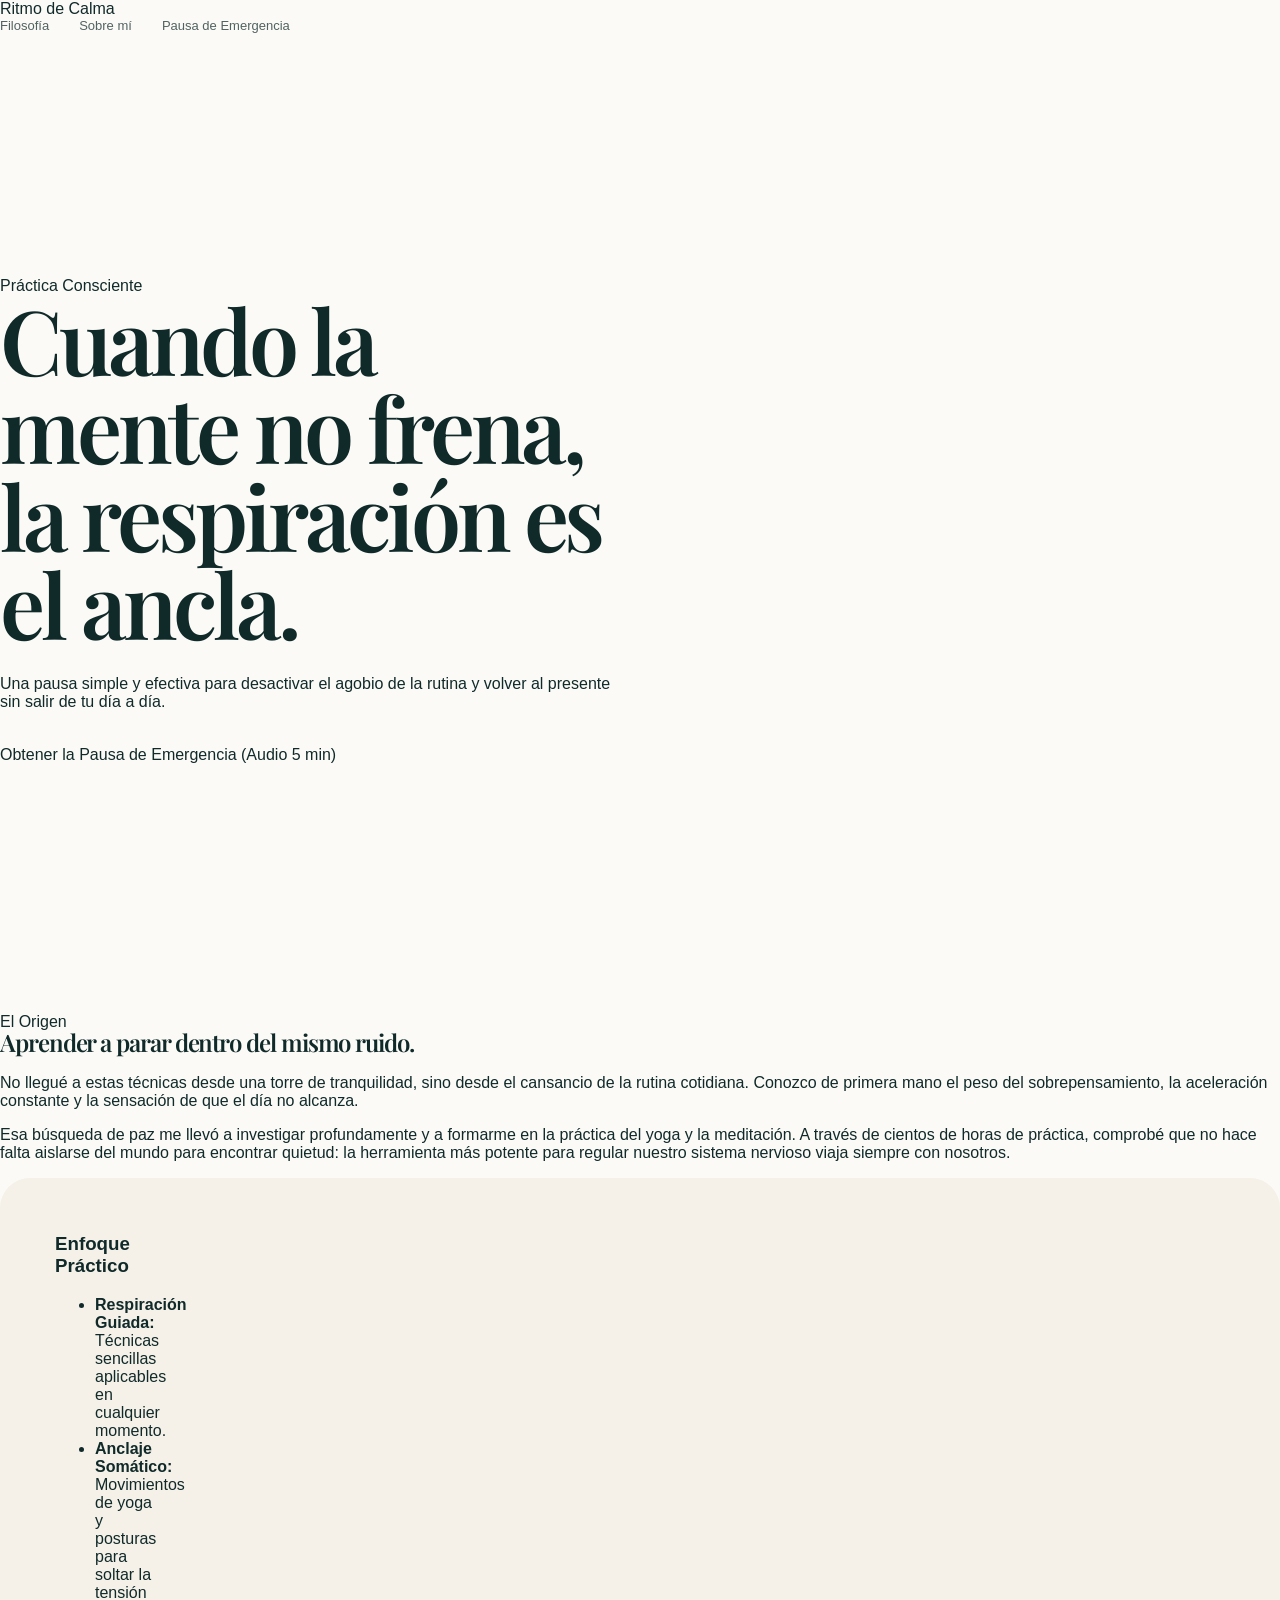
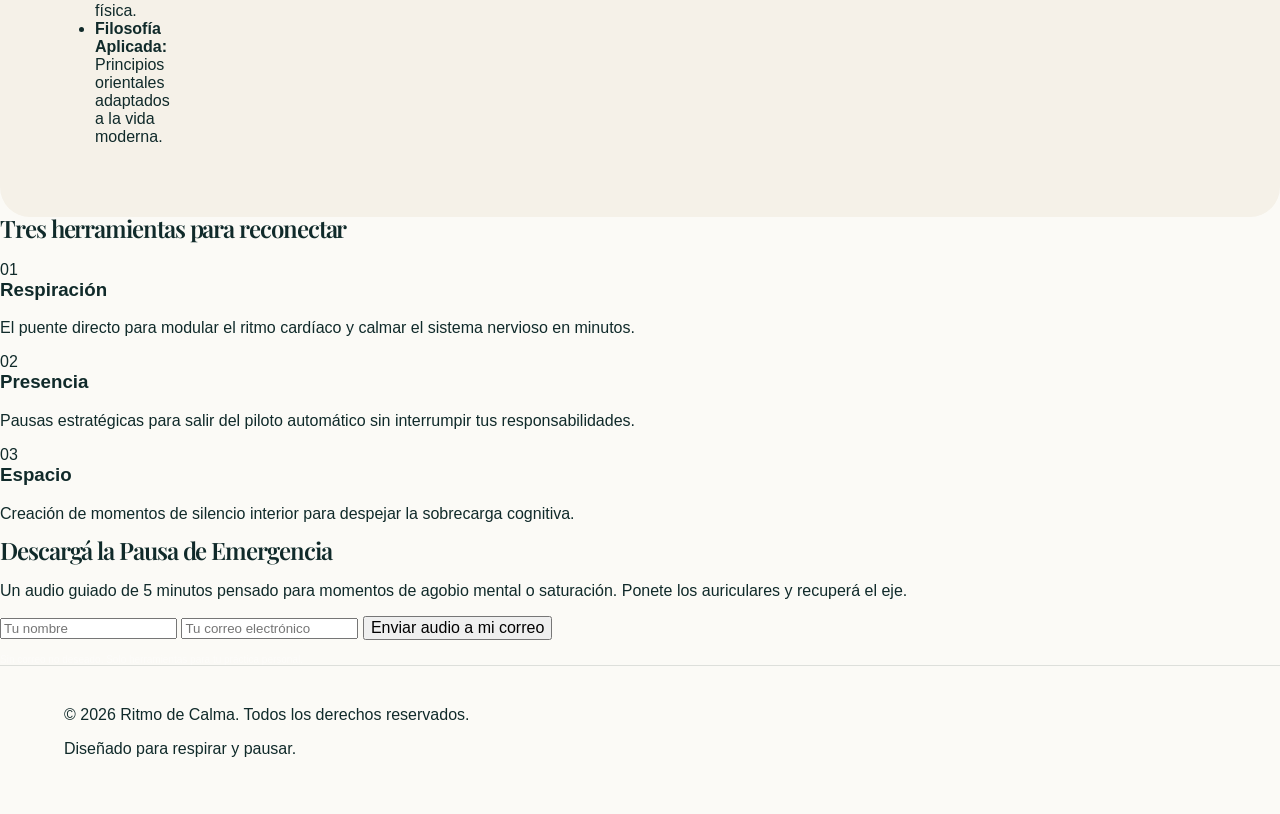
<file: gemini-code-1787601675511.html>
<!DOCTYPE html>
<html lang="es">
<head>
    <meta charset="UTF-8">
    <meta name="viewport" content="width=device-width, initial-scale=1.0">
    <title>Ritmo de Calma — Pausas de Respiración y Quietud Mental</title>
    <meta name="description" content="Estrategias de respiración consciente y quietud para pausar el sobrepensamiento y reconectar en medio de la rutina cotidiana.">
    <link rel="preconnect" href="https://fonts.googleapis.com">
    <link rel="preconnect" href="https://fonts.gstatic.com" crossorigin>
    <link href="https://fonts.googleapis.com/css2?family=Playfair+Display:ital,wght@0,400;0,600;1,400&family=Inter:wght@300;400;500&display=swap" rel="stylesheet">
    <link rel="stylesheet" href="styles.css">
</head>
<body>

    <header class="header">
        <div class="container nav-container">
            <a href="#" class="logo">Ritmo de Calma</a>
            <nav class="nav">
                <a href="#filosofia">Filosofía</a>
                <a href="#sobre-mi">Sobre mí</a>
                <a href="#recurso" class="btn-secondary">Pausa de Emergencia</a>
            </nav>
        </div>
    </header>

    <main>
        <!-- Hero Section -->
        <section class="hero">
            <div class="container hero-content">
                <span class="badge">Práctica Consciente</span>
                <h1>Cuando la mente no frena, la respiración es el ancla.</h1>
                <p>Una pausa simple y efectiva para desactivar el agobio de la rutina y volver al presente sin salir de tu día a día.</p>
                <div class="hero-actions">
                    <a href="#recurso" class="btn-primary">Obtener la Pausa de Emergencia (Audio 5 min)</a>
                </div>
            </div>
        </section>

        <!-- Sección Sobre Mí -->
        <section id="sobre-mi" class="about">
            <div class="container about-grid">
                <div class="about-text">
                    <span class="sub-title">El Origen</span>
                    <h2>Aprender a parar dentro del mismo ruido.</h2>
                    <p>No llegué a estas técnicas desde una torre de tranquilidad, sino desde el cansancio de la rutina cotidiana. Conozco de primera mano el peso del sobrepensamiento, la aceleración constante y la sensación de que el día no alcanza.</p>
                    <p>Esa búsqueda de paz me llevó a investigar profundamente y a formarme en la práctica del yoga y la meditación. A través de cientos de horas de práctica, comprobé que no hace falta aislarse del mundo para encontrar quietud: la herramienta más potente para regular nuestro sistema nervioso viaja siempre con nosotros.</p>
                </div>
                <div class="about-card">
                    <div class="card-inner">
                        <h3>Enfoque Práctico</h3>
                        <ul>
                            <li><strong>Respiración Guiada:</strong> Técnicas sencillas aplicables en cualquier momento.</li>
                            <li><strong>Anclaje Somático:</strong> Movimientos de yoga y posturas para soltar la tensión física.</li>
                            <li><strong>Filosofía Aplicada:</strong> Principios orientales adaptados a la vida moderna.</li>
                        </ul>
                    </div>
                </div>
            </div>
        </section>

        <!-- Tres Pilares -->
        <section id="filosofia" class="pillars">
            <div class="container">
                <div class="section-header">
                    <h2>Tres herramientas para reconectar</h2>
                </div>
                <div class="pillars-grid">
                    <div class="pillar-card">
                        <span class="num">01</span>
                        <h3>Respiración</h3>
                        <p>El puente directo para modular el ritmo cardíaco y calmar el sistema nervioso en minutos.</p>
                    </div>
                    <div class="pillar-card">
                        <span class="num">02</span>
                        <h3>Presencia</h3>
                        <p>Pausas estratégicas para salir del piloto automático sin interrumpir tus responsabilidades.</p>
                    </div>
                    <div class="pillar-card">
                        <span class="num">03</span>
                        <h3>Espacio</h3>
                        <p>Creación de momentos de silencio interior para despejar la sobrecarga cognitiva.</p>
                    </div>
                </div>
            </div>
        </section>

        <!-- Lead Magnet / Captación -->
        <section id="recurso" class="lead-section">
            <div class="container">
                <div class="lead-box">
                    <h2>Descargá la Pausa de Emergencia</h2>
                    <p>Un audio guiado de 5 minutos pensado para momentos de agobio mental o saturación. Ponete los auriculares y recuperá el eje.</p>
                    
                    <!-- Formulario adaptable a Brevo, Mailchimp o Formspree -->
                    <form class="lead-form" action="#" method="POST">
                        <input type="text" placeholder="Tu nombre" required>
                        <input type="email" placeholder="Tu correo electrónico" required>
                        <button type="submit" class="btn-primary">Enviar audio a mi correo</button>
                    </form>
                    <span class="privacy-note">Sin correo no deseado. Solo herramientas para tu práctica personal.</span>
                </div>
            </div>
        </section>
    </main>

    <footer class="footer">
        <div class="container footer-content">
            <p>&copy; 2026 Ritmo de Calma. Todos los derechos reservados.</p>
            <p class="footer-sub">Diseñado para respirar y pausar.</p>
        </div>
    </footer>

</body>
</html>
</file>
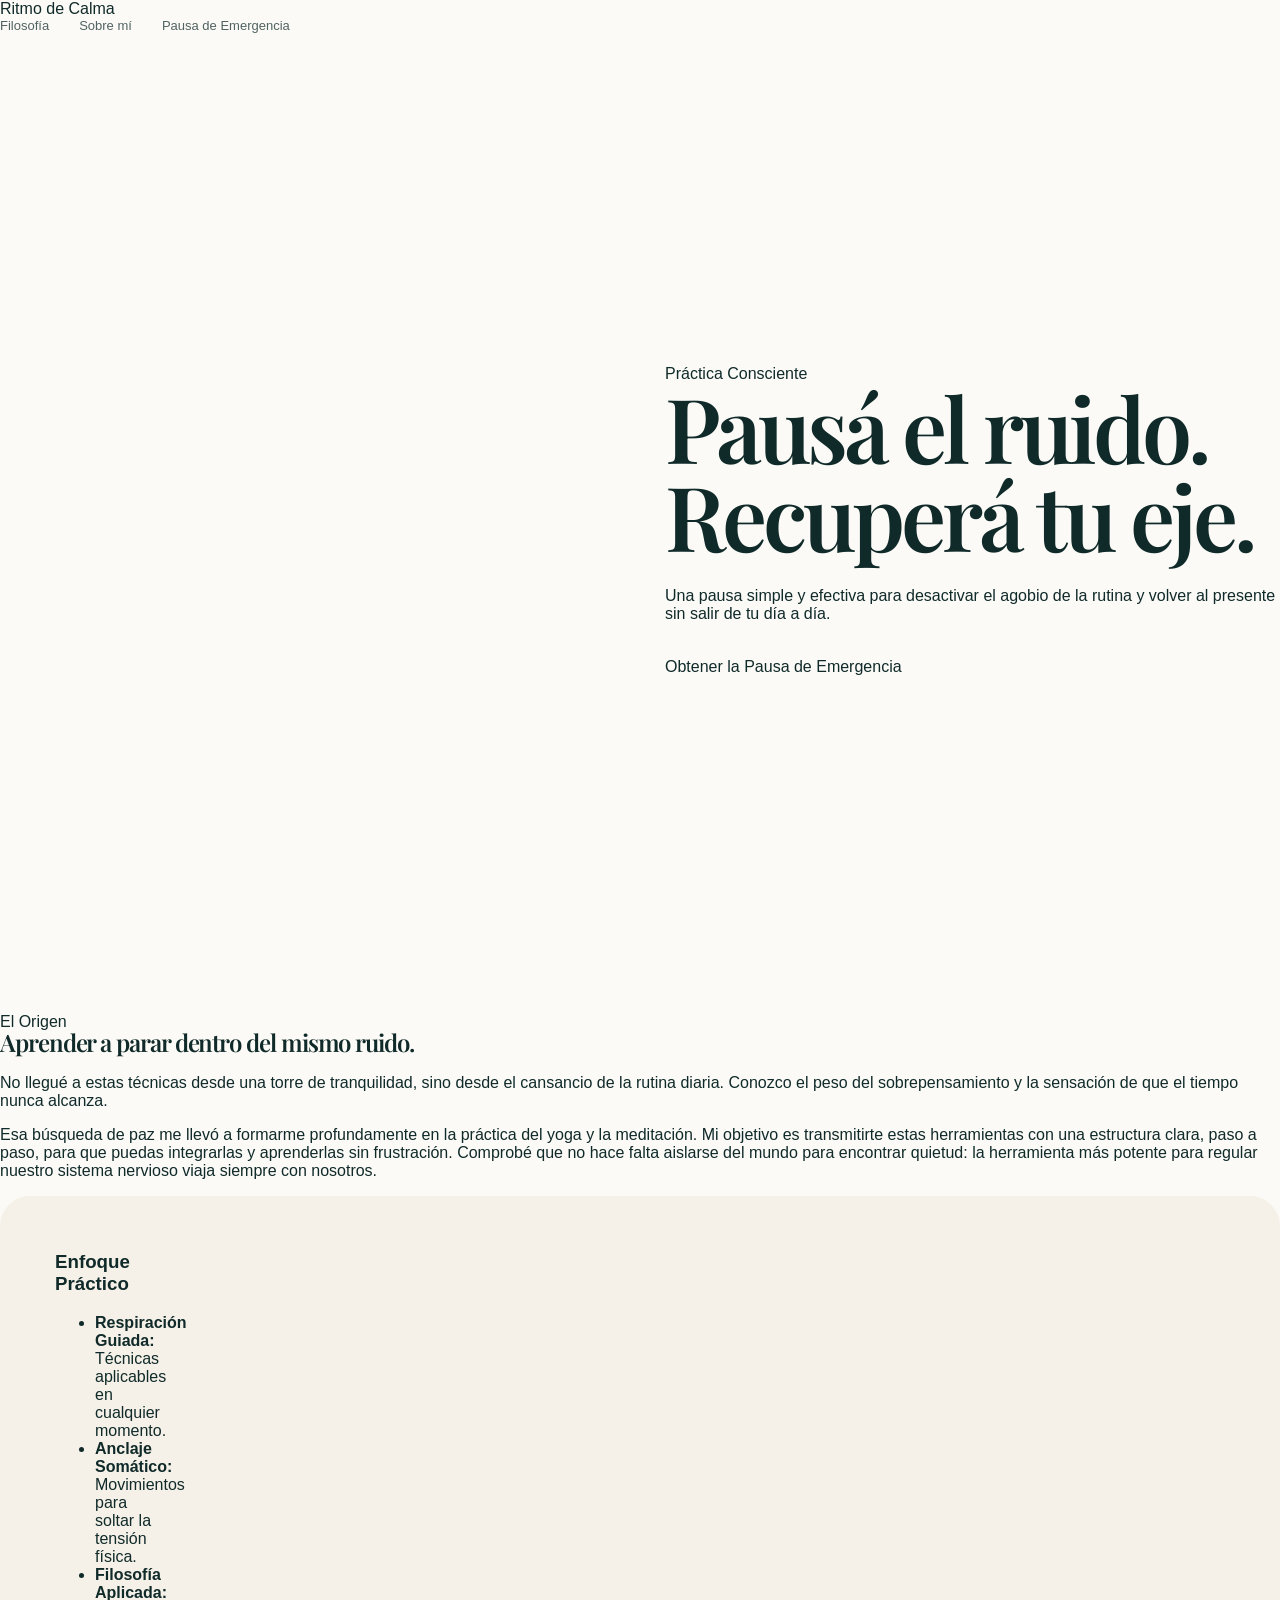
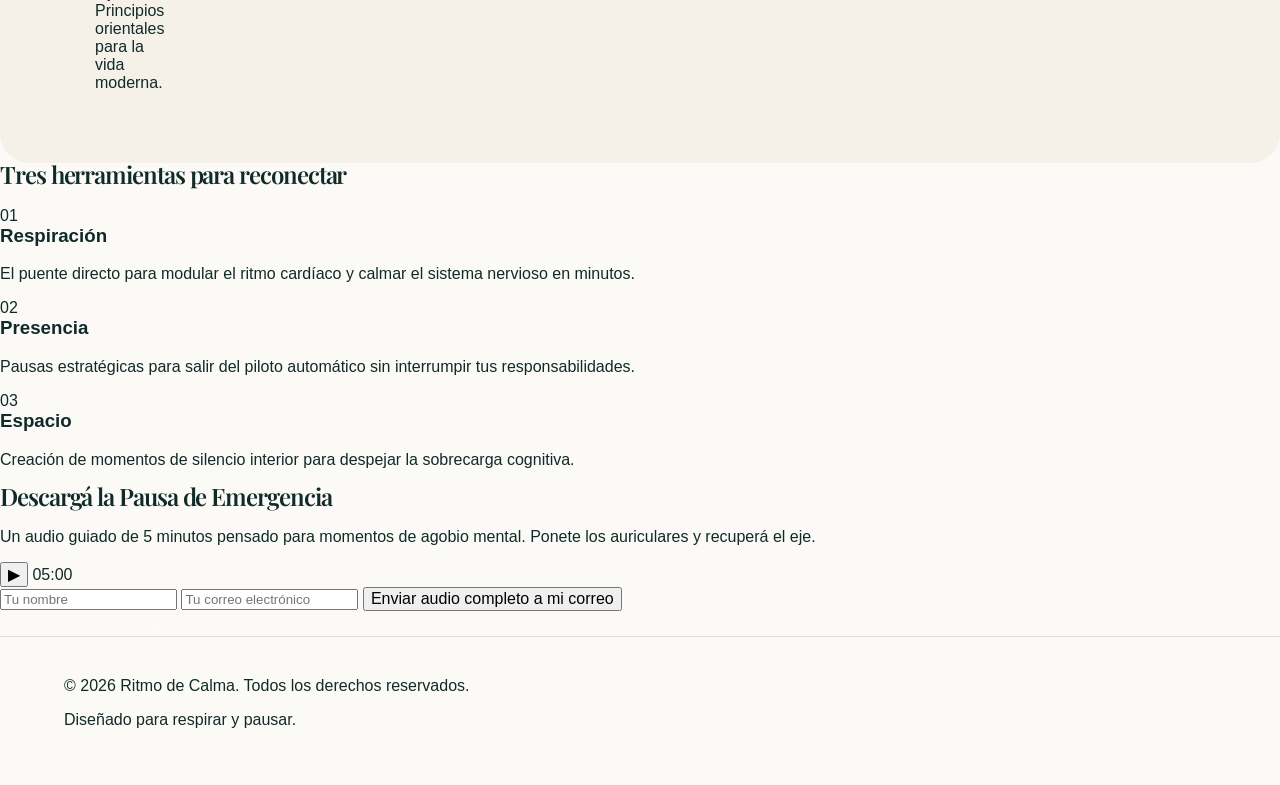
<file: index.html.html>
<!DOCTYPE html>
<html lang="es">
<head>
    <meta charset="UTF-8">
    <meta name="viewport" content="width=device-width, initial-scale=1.0">
    <title>Ritmo de Calma — Pausas de Respiración y Quietud Mental</title>
    <meta name="description" content="Estrategias de respiración consciente y quietud para pausar el sobrepensamiento.">
    <link rel="preconnect" href="https://fonts.googleapis.com">
    <link rel="preconnect" href="https://fonts.gstatic.com" crossorigin>
    <link href="https://fonts.googleapis.com/css2?family=Playfair+Display:ital,wght@0,400;0,600;1,400&family=Inter:wght@300;400;500&display=swap" rel="stylesheet">
    <link rel="stylesheet" href="styles.css">
</head>
<body>

    <!-- Menú Flotante -->
    <header class="header" id="navbar">
        <div class="container nav-container">
            <a href="#" class="logo">Ritmo de Calma</a>
            <nav class="nav">
                <a href="#filosofia">Filosofía</a>
                <a href="#sobre-mi">Sobre mí</a>
                <a href="#recurso" class="btn-secondary">Pausa de Emergencia</a>
            </nav>
        </div>
    </header>

    <main>
        <!-- Hero Section -->
        <section class="hero hidden">
            <div class="hero-overlay"></div>
            <div class="container hero-content">
                <span class="badge">Práctica Consciente</span>
                <h1>Pausá el ruido.<br>Recuperá tu eje.</h1>
                <p>Una pausa simple y efectiva para desactivar el agobio de la rutina y volver al presente sin salir de tu día a día.</p>
                <div class="hero-actions">
                    <a href="#recurso" class="btn-primary">Obtener la Pausa de Emergencia</a>
                </div>
            </div>
        </section>

        <!-- Sección Sobre Mí -->
        <section id="sobre-mi" class="about hidden">
            <div class="container about-grid">
                <div class="about-text">
                    <span class="sub-title">El Origen</span>
                    <h2>Aprender a parar dentro del mismo ruido.</h2>
                    <p>No llegué a estas técnicas desde una torre de tranquilidad, sino desde el cansancio de la rutina diaria. Conozco el peso del sobrepensamiento y la sensación de que el tiempo nunca alcanza.</p>
                    <p>Esa búsqueda de paz me llevó a formarme profundamente en la práctica del yoga y la meditación. Mi objetivo es transmitirte estas herramientas con una estructura clara, paso a paso, para que puedas integrarlas y aprenderlas sin frustración. Comprobé que no hace falta aislarse del mundo para encontrar quietud: la herramienta más potente para regular nuestro sistema nervioso viaja siempre con nosotros.</p>
                </div>
                <div class="about-card">
                    <div class="card-inner">
                        <h3>Enfoque Práctico</h3>
                        <ul>
                            <li><strong>Respiración Guiada:</strong> Técnicas aplicables en cualquier momento.</li>
                            <li><strong>Anclaje Somático:</strong> Movimientos para soltar la tensión física.</li>
                            <li><strong>Filosofía Aplicada:</strong> Principios orientales para la vida moderna.</li>
                        </ul>
                    </div>
                </div>
            </div>
        </section>

        <!-- Tres Pilares -->
        <section id="filosofia" class="pillars hidden">
            <div class="container">
                <div class="section-header">
                    <h2>Tres herramientas para reconectar</h2>
                </div>
                <div class="pillars-grid">
                    <div class="pillar-card">
                        <span class="num">01</span>
                        <h3>Respiración</h3>
                        <p>El puente directo para modular el ritmo cardíaco y calmar el sistema nervioso en minutos.</p>
                    </div>
                    <div class="pillar-card">
                        <span class="num">02</span>
                        <h3>Presencia</h3>
                        <p>Pausas estratégicas para salir del piloto automático sin interrumpir tus responsabilidades.</p>
                    </div>
                    <div class="pillar-card">
                        <span class="num">03</span>
                        <h3>Espacio</h3>
                        <p>Creación de momentos de silencio interior para despejar la sobrecarga cognitiva.</p>
                    </div>
                </div>
            </div>
        </section>

        <!-- Lead Magnet / Captación con Reproductor -->
        <section id="recurso" class="lead-section hidden">
            <div class="container">
                <div class="lead-box">
                    <h2>Descargá la Pausa de Emergencia</h2>
                    <p>Un audio guiado de 5 minutos pensado para momentos de agobio mental. Ponete los auriculares y recuperá el eje.</p>
                    
                    <!-- Reproductor Visual Simulado -->
                    <div class="audio-player">
                        <button class="play-btn" id="playBtn">▶</button>
                        <div class="progress-bar"><div class="progress"></div></div>
                        <span class="time">05:00</span>
                    </div>

                    <form class="lead-form" action="#" method="POST">
                        <input type="text" placeholder="Tu nombre" required>
                        <input type="email" placeholder="Tu correo electrónico" required>
                        <button type="submit" class="btn-primary">Enviar audio completo a mi correo</button>
                    </form>
                    <span class="privacy-note">Sin correo no deseado. Solo herramientas para tu práctica personal.</span>
                </div>
            </div>
        </section>
    </main>

    <footer class="footer hidden">
        <div class="container footer-content">
            <p>&copy; 2026 Ritmo de Calma. Todos los derechos reservados.</p>
            <p class="footer-sub">Diseñado para respirar y pausar.</p>
        </div>
    </footer>

    <script src="script.js"></script>
</body>
</html>
</file>
<file: style.css>
:root {
  --ink: #0f2b29;
  --ink-2: #244b47;
  --ink-3: #5c716d;
  --paper: #fbfaf6;
  --cream: #f1ede3;
  --cream-2: #e8e4d9;
  --sage: #a9c5b2;
  --sage-2: #789988;
  --sage-3: #dce9df;
  --sage-dark: #355647;
  --gold: #d7b476;
  --clay: #dfa27c;
  --white: #ffffff;
  --line: rgba(15, 43, 41, .12);
  --line-light: rgba(255, 255, 255, .15);
  --shadow-sm: 0 14px 35px rgba(15, 43, 41, .09);
  --shadow-lg: 0 34px 90px rgba(15, 43, 41, .17);
  --serif: "Playfair Display", Georgia, serif;
  --sans: "DM Sans", Arial, sans-serif;
  --header-h: 80px;
}

* { box-sizing: border-box; }
html {
  scroll-behavior: smooth;
  scroll-padding-top: 95px;
}
body {
  margin: 0;
  background: var(--paper);
  color: var(--ink);
  font-family: var(--sans);
}
body.modal-open {
  overflow: hidden;
  width: 100%;
  overscroll-behavior: none;
}
button, input, textarea { font: inherit; }
button, a { -webkit-tap-highlight-color: transparent; }
button { color: inherit; }
a { color: inherit; text-decoration: none; }
img, svg { max-width: 100%; }
::selection { background: var(--sage); color: var(--ink); }

.skip-link {
  position: fixed;
  z-index: 99999;
  left: 18px;
  top: 12px;
  transform: translateY(-150%);
  padding: 10px 14px;
  border-radius: 10px;
  color: var(--white);
  background: var(--ink);
  font-size: 12px;
  transition: transform .2s ease;
}
.skip-link:focus { transform: translateY(0); }

.noise {
  position: fixed;
  inset: 0;
  z-index: 9998;
  pointer-events: none;
  opacity: .025;
  background-image: url("data:image/svg+xml,%3Csvg viewBox='0 0 180 180' xmlns='http://www.w3.org/2000/svg'%3E%3Cfilter id='n'%3E%3CfeTurbulence type='fractalNoise' baseFrequency='.82' numOctaves='4' stitchTiles='stitch'/%3E%3C/filter%3E%3Crect width='100%25' height='100%25' filter='url(%23n)' opacity='.6'/%3E%3C/svg%3E");
}

.progress-bar {
  position: fixed;
  z-index: 9999;
  left: 0;
  top: 0;
  width: 0;
  height: 3px;
  background: linear-gradient(90deg, var(--gold), var(--sage));
  box-shadow: 0 0 18px rgba(215, 180, 118, .5);
}

.site-header {
  position: fixed;
  z-index: 1000;
  top: 0;
  left: 0;
  right: 0;
  min-height: var(--header-h);
  padding: 20px clamp(20px, 5vw, 76px);
  display: flex;
  align-items: center;
  justify-content: space-between;
  transition: min-height .3s ease, padding .3s ease, background .3s ease, box-shadow .3s ease;
}
.site-header.scrolled {
  min-height: 66px;
  padding-top: 12px;
  padding-bottom: 12px;
  background: rgba(251, 250, 246, .82);
  box-shadow: 0 1px 0 var(--line);
  backdrop-filter: blur(18px) saturate(1.15);
}

.brand {
  display: inline-flex;
  align-items: center;
  gap: 11px;
  font-size: 15px;
  letter-spacing: -.025em;
  white-space: nowrap;
}
.brand strong { font-weight: 700; }
.nav {
  display: flex;
  align-items: center;
  gap: 28px;
  font-size: 12px;
  font-weight: 600;
}
.nav a {
  position: relative;
  color: var(--ink-2);
  opacity: .72;
  transition: opacity .2s ease, color .2s ease, transform .2s ease;
}
.nav a:not(.nav-cta)::after {
  content: "";
  position: absolute;
  left: 0;
  right: 100%;
  bottom: -8px;
  height: 1px;
  background: var(--ink);
  transition: right .25s ease;
}
.nav a:hover,
.nav a.active { opacity: 1; color: var(--ink); }
.nav a:hover::after,
.nav a.active::after { right: 0; }
.nav-cta {
  opacity: 1 !important;
  padding: 11px 16px;
  border: 1px solid var(--ink);
  border-radius: 100px;
  transition: transform .2s ease, color .2s ease, background .2s ease, box-shadow .2s ease;
}
.nav-cta:hover { transform: translateY(-2px); }
.nav a.nav-cta.active {
  color: var(--white);
  background: var(--ink);
  box-shadow: 0 9px 24px rgba(15,43,41,.14);
}

.menu-toggle {
  display: none;
  width: 44px;
  height: 44px;
  padding: 0;
  border: 0;
  background: transparent;
  cursor: pointer;
}
.menu-toggle span {
  display: block;
  width: 23px;
  height: 1.5px;
  margin: 6px auto;
  background: var(--ink);
  transition: transform .25s ease, opacity .25s ease;
}
.menu-toggle[aria-expanded="true"] span:first-child { transform: translateY(3.75px) rotate(45deg); }
.menu-toggle[aria-expanded="true"] span:last-child { transform: translateY(-3.75px) rotate(-45deg); }

.section {
  width: min(1180px, calc(100% - 44px));
  margin-inline: auto;
  padding: 130px 0;
}

.hero {
  min-height: 100svh;
  padding-top: 145px;
  padding-bottom: 76px;
  display: grid;
  grid-template-columns: 1.02fr .98fr;
  align-items: center;
  gap: clamp(38px, 6vw, 80px);
}
.hero-copy { position: relative; z-index: 2; }
.hero-kicker,
.eyebrow {
  margin: 0 0 24px;
  color: var(--sage-2);
  font-size: 10.5px;
  font-weight: 700;
  letter-spacing: .18em;
  text-transform: uppercase;
}
.hero-kicker {
  display: inline-flex;
  align-items: center;
  gap: 11px;
}
.pulse-dot {
  position: relative;
  width: 7px;
  height: 7px;
  border-radius: 50%;
  background: var(--gold);
}
.pulse-dot::after {
  content: "";
  position: absolute;
  inset: -5px;
  border: 1px solid rgba(215, 180, 118, .45);
  border-radius: 50%;
  animation: pulse 2.4s ease-out infinite;
}
@keyframes pulse { 0% { transform: scale(.65); opacity: 1; } 100% { transform: scale(1.55); opacity: 0; } }

h1, h2, h3, p { margin-top: 0; }
h3 { text-wrap: balance; }
h1, h2 {
  font-family: var(--serif);
  font-weight: 600;
  line-height: 1.02;
  letter-spacing: -.045em;
  text-wrap: balance;
  overflow-wrap: normal;
  word-break: normal;
  hyphens: none;
}
h1 {
  max-width: 720px;
  margin-bottom: 28px;
  font-size: clamp(56px, 7vw, 96px);
}
h1 em,
h2 em {
  color: var(--sage-2);
  font-weight: 500;
}
.hero-text {
  max-width: 590px;
  margin-bottom: 0;
  color: var(--ink-2);
  font-size: clamp(15px, 1.4vw, 17px);
  line-height: 1.78;
}
.hero-actions {
  display: flex;
  align-items: center;
  flex-wrap: wrap;
  gap: 25px;
  margin-top: 34px;
}
.button {
  position: relative;
  isolation: isolate;
  min-height: 52px;
  padding: 14px 20px;
  display: inline-flex;
  align-items: center;
  justify-content: center;
  gap: 16px;
  overflow: hidden;
  border: 0;
  border-radius: 100px;
  font-size: 12px;
  font-weight: 700;
  cursor: pointer;
  transition: transform .25s ease, box-shadow .25s ease, background .25s ease;
}
.button::before {
  content: "";
  position: absolute;
  z-index: -1;
  width: 130%;
  aspect-ratio: 1;
  left: -145%;
  top: 50%;
  border-radius: 50%;
  transform: translateY(-50%);
  background: rgba(255, 255, 255, .1);
  transition: left .55s cubic-bezier(.2,.8,.2,1);
}
.button:hover::before { left: -15%; }
.button:hover { transform: translateY(-3px); }
a:focus-visible,
button:focus-visible,
input:focus-visible {
  outline: 3px solid rgba(215, 180, 118, .6);
  outline-offset: 3px;
}
.button-primary {
  color: var(--white);
  background: var(--ink);
  box-shadow: 0 14px 32px rgba(15, 43, 41, .17);
}
.button-primary:hover { box-shadow: 0 20px 44px rgba(15, 43, 41, .24); }
.button-icon { transition: transform .25s ease; }
.button:hover .button-icon { transform: translate(3px, -3px); }
.text-link {
  font-size: 12px;
  font-weight: 700;
}
.text-link span { display: inline-block; margin-left: 7px; transition: transform .2s ease; }
.text-link:hover span { transform: translateY(4px); }
.hero-proof {
  display: flex;
  flex-wrap: wrap;
  gap: 8px;
  margin-top: 42px;
}
.hero-proof span {
  padding: 8px 11px;
  border: 1px solid var(--line);
  border-radius: 100px;
  color: var(--ink-3);
  background: rgba(255,255,255,.45);
  font-size: 9.5px;
  font-weight: 600;
}

.hero-visual {
  --mx: 0px;
  --my: 0px;
  position: relative;
  min-height: 610px;
  display: grid;
  place-items: center;
  transform: translate3d(var(--mx), var(--my), 0);
  transition: transform .25s ease-out;
}
.hero-orbits {
  position: absolute;
  inset: 0;
  display: grid;
  place-items: center;
  overflow: hidden;
  pointer-events: none;
}
@supports (overflow: clip) {
  .hero-orbits { overflow: clip; }
}
.ambient {
  position: absolute;
  border-radius: 50%;
  filter: blur(14px);
  pointer-events: none;
}
.ambient-a {
  width: 390px;
  height: 390px;
  background: rgba(169, 197, 178, .42);
  animation: ambientFloat 9s ease-in-out infinite;
}
.ambient-b {
  width: 190px;
  height: 190px;
  top: 15%;
  right: 10%;
  background: rgba(215, 180, 118, .25);
  animation: ambientFloat 11s ease-in-out -4s infinite reverse;
}
@keyframes ambientFloat { 0%,100% { transform: translate(0,0) scale(.94); } 50% { transform: translate(18px,-12px) scale(1.06); } }
.orbit {
  position: absolute;
  border: 1px solid rgba(120, 153, 136, .24);
  border-radius: 50%;
  pointer-events: none;
}
.orbit-a { width: 440px; height: 255px; animation: spinA 22s linear infinite; }
.orbit-b { width: 520px; height: 320px; animation: spinB 29s linear infinite; }
@keyframes spinA { from { transform: rotate(-20deg); } to { transform: rotate(340deg); } }
@keyframes spinB { from { transform: rotate(34deg); } to { transform: rotate(-326deg); } }

.breath-orb {
  position: relative;
  z-index: 3;
  width: 286px;
  height: 286px;
  padding: 0;
  display: grid;
  place-items: center;
  border: 0;
  border-radius: 50%;
  color: var(--white);
  background: radial-gradient(circle at 35% 25%, #799886, #466b59 68%, #355647);
  box-shadow: 0 32px 80px rgba(53, 86, 71, .28), inset 0 0 0 1px rgba(255,255,255,.17);
  cursor: pointer;
  animation: orbBreath 8s ease-in-out infinite;
}
@keyframes orbBreath { 0%,100% { transform: scale(.95); } 48% { transform: scale(1.045); } }
.orb-halo {
  position: absolute;
  border: 1px solid rgba(255,255,255,.18);
  border-radius: 50%;
  pointer-events: none;
}
.halo-a { inset: 18px; }
.halo-b { inset: 35px; border-style: dashed; opacity: .45; animation: haloSpin 26s linear infinite; }
@keyframes haloSpin { to { transform: rotate(360deg); } }
.orb-copy { display: flex; flex-direction: column; align-items: center; }
.orb-copy small { font-size: 9px; letter-spacing: .22em; opacity: .68; }
.orb-copy strong { margin: 7px 0 10px; font-family: var(--serif); font-size: 37px; font-weight: 500; }
.orb-copy span { font-size: 9.5px; opacity: .6; }

.floating-note {
  position: absolute;
  z-index: 4;
  min-width: 148px;
  padding: 12px 14px;
  display: flex;
  align-items: center;
  gap: 10px;
  border: 1px solid rgba(15,43,41,.08);
  border-radius: 16px;
  background: rgba(251, 250, 246, .82);
  box-shadow: var(--shadow-sm);
  backdrop-filter: blur(15px);
  animation: floatCard 5.8s ease-in-out infinite;
}
.note-a { top: 22%; right: 1%; }
.note-b { left: 2%; bottom: 21%; animation-delay: -2.6s; }
@keyframes floatCard { 0%,100% { transform: translateY(0) rotate(0); } 50% { transform: translateY(-9px) rotate(.8deg); } }
.note-symbol {
  width: 31px;
  height: 31px;
  display: grid;
  place-items: center;
  flex: 0 0 auto;
  border-radius: 50%;
  color: var(--sage-2);
  background: var(--sage-3);
}
.floating-note p { margin: 0; }
.floating-note strong { display: block; font-size: 11px; }
.floating-note small { display: block; margin-top: 2px; color: var(--ink-3); font-size: 8.8px; }
.hero-caption {
  position: absolute;
  right: 3%;
  bottom: 5%;
  width: 220px;
  display: grid;
  grid-template-columns: 28px 1fr;
  gap: 12px;
  color: var(--ink-3);
  font-size: 9.5px;
  line-height: 1.55;
}
.hero-caption span { color: var(--gold); font-family: var(--serif); font-size: 17px; }
.hero-caption p { margin: 0; }

.section-intro { max-width: 860px; }
.section-intro.centered { margin-inline: auto; text-align: center; }
.section-intro h2,
.philosophy-copy h2,
.about-copy h2 {
  margin-bottom: 25px;
  font-size: clamp(42px, 5.4vw, 72px);
  line-height: 1.04;
  text-wrap: balance;
}
.section-intro > p:last-child {
  max-width: 610px;
  color: var(--ink-3);
  font-size: 14px;
  line-height: 1.75;
}
.section-intro.centered > p:last-child { margin-inline: auto; }

.philosophy {
  padding-top: 105px;
  display: grid;
  grid-template-columns: .96fr 1.04fr;
  align-items: center;
  gap: clamp(45px, 7vw, 95px);
}
.philosophy-visual { position: relative; }
.visual-frame { position: relative; max-width: 510px; margin-inline: auto; }

.philosophy-brand-board {
  min-height: 640px;
  overflow: hidden;
  display: grid;
  place-items: center;
  border: 1px solid rgba(15,43,41,.07);
  border-radius: 180px 180px 30px 30px;
  background:
    radial-gradient(circle at 80% 16%, rgba(215,180,118,.27), transparent 29%),
    radial-gradient(circle at 18% 75%, rgba(169,197,178,.32), transparent 31%),
    linear-gradient(145deg, #f2efe6, #e8ebe4);
  box-shadow: inset 0 0 0 1px rgba(255,255,255,.34);
  isolation: isolate;
}
.philosophy-brand-board::before {
  content: "";
  position: absolute;
  width: 440px;
  height: 440px;
  border-radius: 50%;
  border: 1px solid rgba(15,43,41,.055);
  box-shadow:
    0 0 0 48px rgba(255,255,255,.10),
    0 0 0 96px rgba(15,43,41,.022);
  pointer-events: none;
}
.philosophy-logo-wrap {
  position: relative;
  width: min(78%, 390px);
  aspect-ratio: 1;
  display: grid;
  place-items: center;
}
.brand-aura {
  position: absolute;
  z-index: 1;
  border-radius: 50%;
  pointer-events: none;
}
.aura-one {
  width: 58%;
  aspect-ratio: 1;
  background: rgba(120,153,136,.15);
  filter: blur(18px);
}
.aura-two {
  width: 38%;
  aspect-ratio: 1;
  background: rgba(215,180,118,.16);
  filter: blur(20px);
  transform: translate(32%, -30%);
}
.brand-concept-copy {
  position: absolute;
  left: 50%;
  bottom: 78px;
  z-index: 3;
  width: calc(100% - 80px);
  transform: translateX(-50%);
  text-align: center;
}
.brand-concept-copy strong {
  display: block;
  margin-bottom: 5px;
  font-family: var(--serif);
  font-size: 17px;
  font-weight: 500;
}
.brand-concept-copy span {
  color: var(--ink-3);
  font-size: 8.5px;
  font-weight: 600;
  letter-spacing: .08em;
  text-transform: uppercase;
}
.philosophy-copy .lead {
  margin: 0 0 22px;
  font-family: var(--serif);
  font-size: clamp(24px, 2.7vw, 33px);
  line-height: 1.25;
}
.philosophy-copy > p:not(.eyebrow):not(.lead) {
  color: var(--ink-3);
  font-size: 14px;
  line-height: 1.85;
}
blockquote {
  margin: 34px 0 0;
  padding: 0;
}
blockquote p {
  position: relative;
  width: min(100%, 500px);
  max-width: 500px;
  margin: 0 auto;
  padding-inline: 42px;
  font-family: var(--serif);
  font-size: 20px;
  line-height: 1.45;
  text-align: center;
}
blockquote .quote-mark {
  position: absolute;
  top: 50%;
  display: block;
  color: var(--gold);
  font-family: var(--serif);
  font-size: 52px;
  line-height: 1;
  transform: translateY(-43%);
}
blockquote .quote-mark--open { left: 0; }
blockquote .quote-mark--close { right: 0; }

.about { padding-top: 95px; }
.about-card {
  position: relative;
  overflow: hidden;
  padding: clamp(32px, 5vw, 62px);
  display: grid;
  grid-template-columns: .8fr 1.2fr;
  gap: clamp(40px, 7vw, 95px);
  align-items: center;
  border-radius: 30px;
  background: var(--cream);
}
.about-card::after {
  content: "";
  position: absolute;
  width: 420px;
  height: 420px;
  right: -190px;
  bottom: -220px;
  border-radius: 50%;
  background: rgba(169,197,178,.28);
  filter: blur(6px);
}
.about-profile {
  --photo-x: 0px;
  --photo-y: 0px;
  position: relative;
  min-height: 460px;
  margin: 0;
  display: grid;
  place-items: center;
  isolation: isolate;
}
.profile-orbit {
  position: absolute;
  z-index: -1;
  border: 1px solid rgba(15,43,41,.13);
  border-radius: 50%;
  pointer-events: none;
}
.orbit-one { width: 315px; height: 315px; animation: profileSpin 24s linear infinite; }
.orbit-two { width: 375px; height: 225px; transform: rotate(32deg); animation: profileSpinReverse 29s linear infinite; }
@keyframes profileSpin { to { transform: rotate(360deg); } }
@keyframes profileSpinReverse { to { transform: rotate(-328deg); } }

.profile-photo-shell {
  position: relative;
  width: min(100%, 310px);
  aspect-ratio: 4 / 5;
  overflow: hidden;
  border-radius: 150px 150px 28px 28px;
  background: #d8e2d9;
  box-shadow: 0 28px 70px rgba(39, 73, 62, .2);
  transform: translate3d(var(--photo-x), var(--photo-y), 0);
  transition: transform .35s cubic-bezier(.2,.8,.2,1), box-shadow .35s ease;
}
.about-profile:hover .profile-photo-shell {
  box-shadow: 0 36px 88px rgba(39, 73, 62, .25);
}
.profile-photo {
  width: 100%;
  height: 100%;
  display: block;
  object-fit: cover;
  object-position: 50% 25%;
  filter: saturate(.92) contrast(.98);
  transform: scale(1.015);
}
.profile-photo-glow {
  position: absolute;
  inset: 0;
  pointer-events: none;
  background:
    linear-gradient(180deg, rgba(255,255,255,.08), transparent 35%),
    radial-gradient(circle at 45% 20%, rgba(255,255,255,.16), transparent 38%);
}
.profile-label {
  position: absolute;
  z-index: 3;
  left: 2%;
  bottom: 8%;
  padding: 12px 14px;
  border: 1px solid rgba(15,43,41,.08);
  border-radius: 14px;
  background: rgba(251,250,246,.9);
  box-shadow: var(--shadow-sm);
  backdrop-filter: blur(12px);
}
.profile-label strong { display: block; font-size: 11px; }
.profile-label span { display: block; margin-top: 2px; color: var(--ink-3); font-size: 8.5px; }
.about-copy { position: relative; z-index: 1; }
.about-copy h2 {
  max-width: 700px;
  text-wrap: balance;
}
.about-copy .eyebrow { margin-bottom: 20px; }
.about-lead {
  max-width: 680px;
  margin-bottom: 18px;
  font-family: var(--serif);
  font-size: 23px;
  line-height: 1.35;
}
.about-copy > p:not(.eyebrow):not(.about-lead) {
  max-width: 690px;
  color: var(--ink-3);
  font-size: 13.5px;
  line-height: 1.83;
}
.about-tags { display: flex; flex-wrap: wrap; gap: 8px; margin-top: 24px; }
.about-tags span {
  padding: 8px 11px;
  border: 1px solid rgba(15,43,41,.13);
  border-radius: 100px;
  font-size: 9px;
  font-weight: 600;
}

.explore { padding-top: 105px; padding-bottom: 135px; }
.explore-grid {
  margin-top: 64px;
  display: grid;
  grid-template-columns: repeat(3, 1fr);
  gap: 15px;
}
.explore-card {
  position: relative;
  min-height: 355px;
  padding: 28px;
  display: flex;
  flex-direction: column;
  border: 1px solid var(--line);
  border-radius: 23px;
  background: rgba(255,255,255,.38);
  transition: transform .3s ease, background .3s ease, box-shadow .3s ease;
}
.explore-card:hover { transform: translateY(-6px); background: var(--white); box-shadow: var(--shadow-lg); }
.explore-card--available {
  color: var(--white);
  background: var(--ink);
  border-color: var(--ink);
  box-shadow: 0 24px 60px rgba(15,43,41,.18);
}
.explore-card--available:hover { background: var(--ink-2); }
.explore-card-head { display: flex; align-items: center; justify-content: space-between; gap: 12px; }
.explore-number { color: var(--gold); font-family: var(--serif); font-size: 15px; }
.explore-status {
  padding: 7px 10px;
  border: 1px solid var(--line);
  border-radius: 100px;
  color: var(--ink-3);
  font-size: 8px;
  font-weight: 700;
  letter-spacing: .1em;
  text-transform: uppercase;
}
.explore-status--available { border-color: var(--line-light); color: var(--sage); }
.explore-icon {
  width: 48px;
  height: 48px;
  margin-top: 44px;
  display: grid;
  place-items: center;
  border-radius: 50%;
  color: var(--sage-2);
  background: var(--sage-3);
  font-size: 19px;
}
.explore-card--available .explore-icon { color: var(--sage); background: rgba(255,255,255,.09); }
.explore-card h3 {
  margin: 24px 0 15px;
  font-family: var(--serif);
  font-size: 32px;
  font-weight: 500;
}
.explore-card p { margin-bottom: 24px; color: var(--ink-3); font-size: 13px; line-height: 1.78; }
.explore-card--available p { color: rgba(255,255,255,.65); }
.explore-feature {
  margin: 0 0 24px;
  padding: 15px 16px;
  display: grid;
  gap: 4px;
  border: 1px solid rgba(255,255,255,.12);
  border-radius: 15px;
  background: rgba(255,255,255,.055);
  cursor: pointer;
  transition: background-color .2s ease, border-color .2s ease, transform .2s ease;
}
.explore-feature:hover,
.explore-feature:focus-visible {
  border-color: rgba(255,255,255,.3);
  background: rgba(255,255,255,.1);
  transform: translateY(-2px);
}
.explore-feature strong {
  color: var(--white);
  font-family: var(--serif);
  font-size: 18px;
  font-weight: 500;
}
.explore-feature-description {
  color: rgba(255,255,255,.62);
  font-size: 11px;
  line-height: 1.5;
}
.explore-feature span {
  color: var(--sage);
  font-size: 9px;
  font-weight: 700;
  letter-spacing: .12em;
  text-transform: uppercase;
}
.explore-link,
.explore-type {
  margin-top: auto;
  padding-top: 18px;
  border-top: 1px solid var(--line);
  color: var(--sage-2);
  font-size: 8.5px;
  font-weight: 700;
  letter-spacing: .18em;
}
.explore-link {
  display: flex;
  align-items: center;
  justify-content: space-between;
  border-color: var(--line-light);
  color: var(--sage);
  font-size: 10px;
  letter-spacing: .08em;
}
.explore-link span { font-size: 15px; transition: transform .2s ease; }
.explore-link:hover span { transform: translate(3px, 3px); }
.explore-card--reflection {
  border-color: rgba(223,162,124,.32);
  background: linear-gradient(150deg, rgba(255,255,255,.56), rgba(239,221,207,.58));
  box-shadow: 0 22px 55px rgba(94,66,48,.08);
}
.explore-card--reflection:hover {
  background: linear-gradient(150deg, rgba(255,255,255,.82), rgba(239,221,207,.7));
}
.explore-card--reflection .explore-icon { color: #9c674b; background: rgba(223,162,124,.19); }
.explore-status--reflection { border-color: rgba(156,103,75,.25); color: #8f5d43; }
.explore-feature--reflection {
  border-color: rgba(156,103,75,.18);
  background: rgba(255,255,255,.36);
}
.explore-feature--reflection:hover,
.explore-feature--reflection:focus-visible {
  border-color: rgba(156,103,75,.38);
  background: rgba(255,255,255,.58);
}
.explore-feature--reflection strong { color: var(--ink); font-size: 16px; line-height: 1.32; }
.explore-feature--reflection span { color: #8f5d43; }
.explore-link--reflection { border-color: rgba(156,103,75,.2); color: #82553e; }
.explore-card--resource {
  border-color: rgba(92,116,77,.25);
  background: linear-gradient(150deg, rgba(255,255,255,.6), rgba(226,233,218,.7));
  box-shadow: 0 22px 55px rgba(56,76,45,.07);
}
.explore-card--resource:hover {
  background: linear-gradient(150deg, rgba(255,255,255,.86), rgba(226,233,218,.82));
}
.explore-card--resource .explore-icon { color: #5f744c; background: rgba(169,197,178,.3); }
.explore-status--resource { border-color: rgba(92,116,77,.26); color: #5f744c; }
.explore-feature--resource {
  border-color: rgba(92,116,77,.18);
  background: rgba(255,255,255,.42);
}
.explore-feature--resource:hover,
.explore-feature--resource:focus-visible {
  border-color: rgba(92,116,77,.38);
  background: rgba(255,255,255,.66);
}
.explore-feature--resource strong { color: var(--ink); font-size: 17px; line-height: 1.32; }
.explore-feature--resource span { color: #5f744c; }
.explore-link--resource { border-color: rgba(92,116,77,.22); color: #536843; }
.explore-practices-list,
.explore-resources-list {
  margin-top: auto;
  display: grid;
  gap: 10px;
}
.explore-practices-list .explore-feature,
.explore-resources-list .explore-feature { margin: 0; }

.pause-section {
  position: relative;
  overflow: hidden;
  padding: 118px 22px;
  color: var(--white);
  background: var(--ink);
}
.pause-ambient {
  position: absolute;
  width: 760px;
  height: 760px;
  right: -250px;
  top: -290px;
  border-radius: 50%;
  background: radial-gradient(circle, rgba(169,197,178,.22), transparent 64%);
}
.pause-inner {
  position: relative;
  z-index: 1;
  width: min(1100px, 100%);
  margin: auto;
  display: grid;
  grid-template-columns: 1.08fr .92fr;
  align-items: center;
  gap: clamp(40px, 7vw, 90px);
}
.eyebrow.light { color: var(--sage); }
.pause-copy h2 {
  margin-bottom: 25px;
  font-size: clamp(45px, 5.6vw, 70px);
}
.pause-copy h2 em { color: var(--sage); }
.pause-copy > p:not(.eyebrow) {
  max-width: 600px;
  color: rgba(255,255,255,.65);
  font-size: 14px;
  line-height: 1.85;
}
.pause-actions { margin-top: 30px; display: flex; align-items: center; flex-wrap: wrap; gap: 16px; }
.button-light { color: var(--ink); background: var(--white); }
.button-light::before { background: rgba(15,43,41,.07); }
.play-dot {
  width: 25px;
  height: 25px;
  display: grid;
  place-items: center;
  border-radius: 50%;
  color: var(--ink);
  background: var(--sage-3);
  font-size: 8px;
}
.microcopy { color: rgba(255,255,255,.39); font-size: 9.5px; }
.pause-preview {
  position: relative;
  min-height: 430px;
  display: grid;
  place-items: center;
  border: 0;
  color: var(--white);
  background: transparent;
  cursor: pointer;
}
.preview-ring {
  position: absolute;
  border: 1px solid rgba(169,197,178,.2);
  border-radius: 50%;
  animation: previewPulse 6s ease-in-out infinite;
}
.ring-1 { width: 245px; height: 245px; }
.ring-2 { width: 330px; height: 330px; animation-delay: -2s; }
.ring-3 { width: 420px; height: 250px; transform: rotate(28deg); animation-delay: -4s; }
@keyframes previewPulse { 0%,100% { opacity: .28; transform: scale(.94); } 50% { opacity: .75; transform: scale(1.04); } }
.preview-core {
  position: relative;
  z-index: 2;
  width: 225px;
  height: 225px;
  display: flex;
  flex-direction: column;
  align-items: center;
  justify-content: center;
  border: 1px solid rgba(255,255,255,.14);
  border-radius: 50%;
  background: rgba(169,197,178,.08);
  box-shadow: inset 0 0 50px rgba(169,197,178,.07);
  transition: background .3s ease, transform .3s ease;
}
.pause-preview:hover .preview-core { background: rgba(169,197,178,.13); transform: scale(1.035); }
.preview-core small { color: var(--sage); font-size: 8px; letter-spacing: .2em; }
.preview-core strong { margin: 6px 0 8px; font-family: var(--serif); font-size: 50px; font-weight: 500; }
.preview-core span { color: rgba(255,255,255,.46); font-size: 9px; }

.contact-section {
  position: relative;
  padding: clamp(105px, 12vw, 155px) 22px;
  background:
    radial-gradient(circle at 10% 20%, rgba(215,180,118,.12), transparent 32%),
    radial-gradient(circle at 88% 78%, rgba(169,197,178,.19), transparent 34%),
    var(--paper);
  overflow: hidden;
}
.contact-section::before {
  content: "";
  position: absolute;
  width: 420px;
  height: 420px;
  right: -245px;
  top: -220px;
  border: 1px solid rgba(15,43,41,.055);
  border-radius: 50%;
  box-shadow: 0 0 0 55px rgba(169,197,178,.045), 0 0 0 110px rgba(215,180,118,.025);
  pointer-events: none;
}
.contact-shell {
  position: relative;
  width: min(1120px, 100%);
  margin-inline: auto;
  display: grid;
  grid-template-columns: minmax(0, .82fr) minmax(460px, 1fr);
  gap: clamp(55px, 9vw, 120px);
  align-items: start;
}
.contact-copy { padding-top: 26px; }
.contact-copy h2 {
  max-width: 620px;
  margin: 0;
  font-family: var(--serif);
  font-size: clamp(48px, 5.6vw, 76px);
  font-weight: 500;
  letter-spacing: -.045em;
  line-height: 1;
}
.contact-copy h2 em {
  display: block;
  color: var(--sage-2);
  font-weight: 500;
}
.contact-copy > p:not(.eyebrow) {
  max-width: 530px;
  margin: 30px 0 0;
  color: var(--ink-2);
  font-size: 14px;
  line-height: 1.85;
}
.contact-form {
  position: relative;
  min-width: 0;
  padding: clamp(28px, 4vw, 46px);
  border: 1px solid var(--line);
  border-radius: 30px;
  background: linear-gradient(145deg, rgba(255,255,255,.9), rgba(241,237,227,.78));
  box-shadow: 0 30px 80px rgba(15,43,41,.1);
}
.contact-fields-row {
  display: grid;
  grid-template-columns: minmax(0, 1fr) minmax(0, 1fr);
  gap: 18px;
}
.contact-field { min-width: 0; margin-bottom: 22px; }
.contact-field label {
  display: block;
  margin: 0 0 9px;
  color: var(--ink-2);
  font-size: 10px;
  font-weight: 700;
  letter-spacing: .08em;
}
.contact-field input,
.contact-field textarea {
  width: 100%;
  min-width: 0;
  border: 1px solid rgba(15,43,41,.16);
  border-radius: 15px;
  color: var(--ink);
  background: rgba(251,250,246,.88);
  font-family: var(--sans);
  font-size: 16px;
  line-height: 1.5;
  outline: none;
  transition: border-color .2s ease, box-shadow .2s ease, background .2s ease;
}
.contact-field input { min-height: 52px; padding: 12px 15px; }
.contact-field textarea {
  min-height: 180px;
  padding: 14px 15px;
  resize: vertical;
}
.contact-field input:focus,
.contact-field textarea:focus {
  border-color: var(--sage-2);
  background: var(--white);
  box-shadow: 0 0 0 4px rgba(120,153,136,.13);
}
.contact-actions {
  display: grid;
  grid-template-columns: auto minmax(0, 1fr);
  gap: 18px;
  align-items: center;
}
.contact-submit { min-width: 158px; }
.contact-submit:disabled { opacity: .62; cursor: wait; transform: none; }
.contact-status {
  min-height: 42px;
  margin: 0;
  display: flex;
  align-items: center;
  color: var(--ink-3);
  font-size: 11px;
  line-height: 1.55;
}
.contact-status[data-state="success"] { color: var(--sage-dark); }
.contact-status[data-state="error"] { color: #8a4c3c; }
.contact-honeypot {
  position: absolute !important;
  width: 1px !important;
  height: 1px !important;
  padding: 0 !important;
  margin: -1px !important;
  overflow: hidden !important;
  clip: rect(0, 0, 0, 0) !important;
  white-space: nowrap !important;
  border: 0 !important;
  pointer-events: none !important;
}

.footer {
  padding: 42px clamp(20px, 5vw, 76px);
  display: grid;
  grid-template-columns: 1fr auto 1fr;
  gap: 34px;
  align-items: end;
  border-top: 1px solid var(--line);
}
.footer-brand p { margin: 11px 0 0; color: var(--ink-3); font-size: 9.5px; }
.footer-links { display: flex; flex-wrap: wrap; gap: 20px; color: var(--ink-3); font-size: 10px; }
.footer-links a:hover { color: var(--ink); }
.footer-legal { justify-self: end; max-width: 360px; text-align: right; }
.footer-legal p { margin: 0 0 6px; color: var(--ink-3); font-size: 9.5px; }
.footer-legal small { display: block; color: rgba(92,113,109,.75); font-size: 8.5px; line-height: 1.5; }

.mobile-pause {
  position: fixed;
  z-index: 900;
  right: 16px;
  bottom: 16px;
  display: none;
  align-items: center;
  gap: 9px;
  padding: 12px 15px;
  border: 0;
  border-radius: 100px;
  color: var(--white);
  background: rgba(15,43,41,.93);
  box-shadow: 0 16px 40px rgba(15,43,41,.25);
  backdrop-filter: blur(12px);
  font-size: 10px;
  font-weight: 700;
  cursor: pointer;
}
.mobile-pulse { width: 7px; height: 7px; border-radius: 50%; background: var(--sage); box-shadow: 0 0 0 0 rgba(169,197,178,.6); animation: mobilePulse 2s infinite; }
@keyframes mobilePulse { 70% { box-shadow: 0 0 0 8px rgba(169,197,178,0); } 100% { box-shadow: 0 0 0 0 rgba(169,197,178,0); } }

.reveal {
  opacity: 0;
  transform: translateY(24px);
  transition: opacity .8s cubic-bezier(.2,.75,.25,1), transform .8s cubic-bezier(.2,.75,.25,1);
}
.reveal.visible { opacity: 1; transform: none; }
.delay-1 { transition-delay: .12s; }
.delay-2 { transition-delay: .24s; }

.pause-modal {
  position: fixed;
  z-index: 5000;
  inset: 0;
  width: 100%;
  max-width: 100vw;
  padding: 24px;
  display: none;
  place-items: center;
  overflow: hidden;
  overscroll-behavior: contain;
}
.pause-modal.open { display: grid; }
.modal-backdrop {
  position: absolute;
  inset: 0;
  background: rgba(5,20,19,.82);
  backdrop-filter: blur(12px) saturate(.9);
}
.modal-shell {
  position: relative;
  z-index: 1;
  width: min(950px, calc(100vw - 48px));
  max-width: 100%;
  min-height: 560px;
  padding: clamp(30px, 5vw, 54px);
  display: grid;
  grid-template-columns: 1fr 1fr;
  gap: 50px;
  align-items: center;
  border: 1px solid rgba(255,255,255,.1);
  border-radius: 32px;
  color: var(--ink);
  background: var(--paper);
  box-shadow: 0 38px 120px rgba(0,0,0,.32);
  overflow-x: hidden;
  overflow-y: hidden;
  contain: layout paint;
}
.modal-shell::after {
  content: "";
  position: absolute;
  width: 390px;
  height: 390px;
  right: -170px;
  top: -180px;
  border-radius: 50%;
  background: rgba(169,197,178,.23);
  pointer-events: none;
}
.modal-close {
  position: absolute;
  z-index: 5;
  right: 20px;
  top: 16px;
  width: 42px;
  height: 42px;
  border: 0;
  border-radius: 50%;
  color: var(--ink-3);
  background: transparent;
  font-size: 27px;
  line-height: 1;
  cursor: pointer;
}
.modal-copy { position: relative; z-index: 2; }
.modal-copy h2 { margin-bottom: 22px; font-size: clamp(38px, 4vw, 54px); }
.modal-copy > p:not(.eyebrow) {
  color: var(--ink-2);
  font-size: 13.5px;
  line-height: 1.72;
}
.modal-instruction {
  min-height: 82px;
  margin-bottom: 0;
  padding: 13px 15px;
  border: 1px solid rgba(120,153,136,.19);
  border-radius: 14px;
  background: rgba(220,233,223,.42);
  font-weight: 500;
}
.modal-controls { margin-top: 25px; display: flex; align-items: center; gap: 12px; flex-wrap: wrap; }
.ghost-button {
  min-height: 48px;
  padding: 12px 17px;
  border: 1px solid var(--line);
  border-radius: 100px;
  background: transparent;
  font-size: 10px;
  font-weight: 700;
  cursor: pointer;
}
.ghost-button:disabled { opacity: .35; cursor: not-allowed; }
.modal-tip {
  display: block;
  max-width: 450px;
  margin-top: 20px;
  color: rgba(36,75,71,.76);
  font-size: 10.2px;
  line-height: 1.58;
}
.breath-stage {
  position: relative;
  z-index: 1;
  width: 100%;
  min-width: 0;
  min-height: 400px;
  display: grid;
  place-items: center;
  overflow: visible;
  transform: translateZ(0);
}
.progress-ring {
  position: absolute;
  width: 330px;
  height: 330px;
  max-width: 88vw;
  transform: rotate(-90deg) translateZ(0);
  backface-visibility: hidden;
}
.progress-track,
.progress-value { fill: none; stroke-width: 2; }
.progress-track { stroke: rgba(15,43,41,.08); }
.progress-value {
  stroke: var(--gold);
  stroke-linecap: round;
  stroke-dasharray: 930;
  stroke-dashoffset: 930;
  transition: stroke-dashoffset .45s linear;
}
.breath-disc {
  position: relative;
  width: 250px;
  height: 250px;
  display: flex;
  flex-direction: column;
  align-items: center;
  justify-content: center;
  border-radius: 50%;
  color: var(--white);
  background: radial-gradient(circle at 35% 25%, #7d9d8b, #466b59 70%, #355647);
  box-shadow: 0 28px 70px rgba(53,86,71,.24), inset 0 0 0 1px rgba(255,255,255,.18);
  transition: transform 4s cubic-bezier(.45,0,.25,1), box-shadow .5s ease;
  transform-origin: center;
  will-change: transform;
  backface-visibility: hidden;
}
.breath-disc.inhale { transform: scale(1.13); box-shadow: 0 36px 85px rgba(53,86,71,.3), inset 0 0 0 1px rgba(255,255,255,.2); }
.breath-disc.exhale { transform: scale(.9); }
.breath-disc span { color: rgba(255,255,255,.84); font-size: 9.5px; font-weight: 700; letter-spacing: .2em; }
.breath-disc strong { margin: 7px 0; font-family: var(--serif); font-size: 48px; font-weight: 500; }
.breath-disc small { color: rgba(255,255,255,.79); font-size: 10px; font-weight: 500; }

@media (max-width: 980px) {
  .hero { grid-template-columns: 1fr; padding-top: 125px; text-align: center; }
  .hero-copy { max-width: 760px; margin-inline: auto; }
  .hero-text { margin-inline: auto; }
  .hero-actions, .hero-proof { justify-content: center; }
  .hero-visual { min-height: 500px; order: -1; }
  .hero-caption { display: none; }
  .philosophy { grid-template-columns: 1fr; }
  .philosophy-visual { max-width: 560px; margin-inline: auto; }
  .philosophy-copy { max-width: 720px; margin-inline: auto; }
  .about-card { grid-template-columns: 1fr; }
  .about-profile { min-height: 430px; }
  .profile-photo-shell { width: min(78vw, 310px); }
  .about-copy { max-width: 760px; }
  .contact-shell { grid-template-columns: minmax(0, 1fr); gap: 50px; }
  .contact-copy { max-width: 760px; padding-top: 0; }
  .contact-form { max-width: 760px; width: 100%; }
  .footer { grid-template-columns: 1fr 1fr; }
  .footer-legal { grid-column: 1 / -1; justify-self: start; text-align: left; }
}

@media (max-width: 820px) {
  :root { --header-h: 70px; }
  .site-header { padding-inline: 18px; }
  .menu-toggle { display: block; }
  .nav {
    position: absolute;
    top: calc(100% + 5px);
    left: 14px;
    right: 14px;
    padding: 13px;
    display: none;
    flex-direction: column;
    align-items: stretch;
    gap: 4px;
    border: 1px solid var(--line);
    border-radius: 18px;
    background: rgba(251,250,246,.96);
    box-shadow: var(--shadow-lg);
    backdrop-filter: blur(18px);
  }
  .nav.open { display: flex; }
  .nav a { padding: 12px 10px; }
  .nav a:not(.nav-cta)::after { display: none; }
  .nav-cta { text-align: center; }
  .explore-grid { grid-template-columns: 1fr; }
  .explore-card { min-height: 300px; }
  .pause-inner { grid-template-columns: 1fr; text-align: center; }
  .pause-copy > p:not(.eyebrow) { margin-inline: auto; }
  .pause-actions { justify-content: center; }
  .pause-preview { min-height: 370px; }
  .modal-shell {
    width: min(100%, calc(100vw - 28px));
    grid-template-columns: minmax(0, 1fr);
    max-height: calc(100svh - 28px);
    overflow-x: hidden;
    overflow-y: auto;
    overscroll-behavior: contain;
    scrollbar-gutter: stable;
    gap: 25px;
    text-align: center;
  }
  .modal-copy,
  .breath-stage { min-width: 0; }
  .modal-copy > p:not(.eyebrow), .modal-tip { margin-inline: auto; }
  .modal-instruction { min-height: 92px; }
  .modal-controls { justify-content: center; }
  .breath-stage { min-height: 350px; }
  .mobile-pause { display: inline-flex; }
}

@media (max-width: 560px) {
  .section { width: min(100% - 30px, 1180px); padding-block: 92px; }
  .hero { padding-top: 105px; padding-bottom: 62px; }
  h1 { font-size: clamp(48px, 15vw, 66px); }
  .hero-kicker { font-size: 9px; }
  .hero-actions { flex-direction: column; gap: 17px; }
  .button { width: 100%; max-width: 360px; }
  .hero-visual { min-height: 405px; }
  .breath-orb { width: 220px; height: 220px; }
  .orb-copy strong { font-size: 30px; }
  .orbit-a { width: 320px; height: 185px; }
  .orbit-b { width: 370px; height: 220px; }
  .ambient-a { width: 300px; height: 300px; }
  .floating-note { min-width: 130px; transform: scale(.88); }
  .note-a { top: 17%; right: 0; }
  .note-b { left: 0; bottom: 17%; }
  .section-intro h2,
  .philosophy-copy h2,
  .about-copy h2 {
    font-size: clamp(36px, 10.8vw, 50px);
    line-height: 1.06;
  }
  .section-intro h2 br,
  .philosophy-copy h2 br,
  .about-copy h2 br { display: none; }
  .explore-grid { margin-top: 44px; }
  .visual-frame { max-width: 430px; }
  .philosophy-brand-board { min-height: 520px; border-radius: 125px 125px 24px 24px; }
  .philosophy-logo-wrap { width: min(78%, 330px); }
  .brand-concept-copy { bottom: 70px; width: calc(100% - 48px); }
  .brand-concept-copy strong { font-size: 15px; }
  .brand-concept-copy span { font-size: 7.6px; }
  .about-card { padding: 30px 22px; }
  .about-profile { min-height: 390px; }
  .profile-photo-shell { width: min(78vw, 280px); border-radius: 130px 130px 24px 24px; }
  .orbit-one { width: 260px; height: 260px; }
  .orbit-two { width: 315px; height: 190px; }
  .profile-label { left: 0; bottom: 4%; }
  .pause-section { padding-block: 90px; }
  .pause-preview { min-height: 315px; }
  .preview-core { width: 190px; height: 190px; }
  .preview-core strong { font-size: 43px; }
  .ring-1 { width: 215px; height: 215px; }
  .ring-2 { width: 275px; height: 275px; }
  .ring-3 { width: 330px; height: 205px; }
  .contact-section { padding: 92px 15px; }
  .contact-shell { gap: 38px; }
  .contact-copy h2 { font-size: clamp(43px, 13vw, 58px); }
  .contact-copy > p:not(.eyebrow) { margin-top: 24px; font-size: 13.5px; line-height: 1.78; }
  .contact-form { padding: 25px 20px; border-radius: 23px; }
  .contact-fields-row { grid-template-columns: minmax(0, 1fr); gap: 0; }
  .contact-field { margin-bottom: 19px; }
  .contact-field textarea { min-height: 190px; }
  .contact-actions { grid-template-columns: minmax(0, 1fr); gap: 12px; }
  .contact-submit { width: 100%; max-width: none; }
  .contact-status { min-height: 38px; }
  .footer { grid-template-columns: 1fr; padding-bottom: 95px; }
  .footer-legal { grid-column: auto; }
  .pause-modal { padding: 8px; }
  .modal-shell {
    width: calc(100vw - 16px);
    max-height: calc(100svh - 16px);
    padding: 32px 18px 26px;
    border-radius: 22px;
  }
  .modal-copy h2 { font-size: 37px; }
  .modal-instruction {
    min-height: 104px;
    padding: 12px 13px;
    font-size: 12.8px !important;
  }
  .breath-stage { min-height: 294px; }
  .progress-ring { width: min(276px, 78vw); height: min(276px, 78vw); }
  .breath-disc { width: min(208px, 59vw); height: min(208px, 59vw); }
  .breath-disc strong { font-size: 42px; }
}

@media (prefers-reduced-motion: reduce) {
  .profile-photo-shell { transform: none !important; }
  html { scroll-behavior: auto; }
  *, *::before, *::after {
    animation-duration: .01ms !important;
    animation-iteration-count: 1 !important;
    transition-duration: .01ms !important;
  }
  .reveal { opacity: 1; transform: none; }
}


/* -------------------------------------------------------------------------
   V6 · presencia, centro y bienvenida
   ------------------------------------------------------------------------- */
.brand-symbol-motion {
  width: 40px;
  height: 40px;
  display: grid;
  place-items: center;
  flex: 0 0 auto;
  animation: brandLogoTurn 80s linear infinite;
}

.site-header .brand-symbol-motion { animation-duration: 46.3s; }

.brand-symbol {
  display: block;
  width: 100%;
  height: 100%;
  object-fit: contain;
  animation: brandLogoBreath 8s ease-in-out infinite;
}

.philosophy-brand-board {
  isolation: isolate;
  display: grid;
  place-items: center;
}

.philosophy-brand-board::before {
  transform-origin: center;
  animation: boardRingsSway 22s ease-in-out infinite alternate;
  will-change: transform;
}

.philosophy-brand-board::after {
  content: "";
  position: absolute;
  width: 360px;
  height: 300px;
  border: 1px solid rgba(15,43,41,.05);
  border-radius: 50%;
  transform: rotate(-12deg);
  transform-origin: center;
  animation: boardRingsCounter 26s ease-in-out infinite alternate;
  pointer-events: none;
}

.philosophy-logo-wrap {
  top: auto;
  width: min(70%, 410px);
  z-index: 2;
  transform: translateY(-28px);
}

.philosophy-logo-motion {
  display: grid;
  width: 100%;
  height: 100%;
  place-items: center;
  animation: brandLogoTurn 56s linear infinite;
  will-change: transform;
}

.philosophy-logo-image {
  display: block;
  width: 100%;
  height: auto;
  filter: drop-shadow(0 18px 34px rgba(15, 43, 41, .09));
  animation: brandLogoBreath 8s ease-in-out infinite;
}

.philosophy-brand-board .aura-one {
  animation: auraDriftOne 18s ease-in-out infinite alternate;
}

.philosophy-brand-board .aura-two {
  animation: auraDriftTwo 21s ease-in-out infinite alternate;
}

.brand-concept-copy {
  bottom: 52px;
  display: grid;
  gap: 7px;
  width: calc(100% - 60px);
  text-align: center;
}

.brand-concept-copy small {
  color: var(--ink-3);
  font-size: 10px;
  font-weight: 600;
  letter-spacing: .18em;
  text-transform: lowercase;
}

.brand-concept-copy span {
  order: 2;
  color: var(--ink-2);
  font-size: 10px;
  font-weight: 500;
  letter-spacing: .08em;
  text-transform: lowercase;
}

.brand-concept-copy strong {
  order: 3;
  color: var(--ink);
  font-family: var(--serif);
  font-size: 19px;
  font-weight: 600;
  text-transform: lowercase;
}

.welcome-audio {
  margin: 26px 0 28px;
  padding: 20px;
  border: 1px solid rgba(15, 43, 41, .12);
  border-radius: 22px;
  background: linear-gradient(135deg, rgba(255,255,255,.82), rgba(232,225,207,.48));
  box-shadow: 0 18px 50px rgba(15, 43, 41, .07);
}

.welcome-audio-heading {
  display: flex;
  align-items: center;
  gap: 16px;
}

.welcome-play {
  display: grid;
  place-items: center;
  width: 54px;
  height: 54px;
  flex: 0 0 auto;
  border: 0;
  border-radius: 50%;
  color: var(--cream);
  background: var(--ink);
  box-shadow: 0 12px 28px rgba(15,43,41,.2);
  cursor: pointer;
  transition: transform .25s ease, background .25s ease;
}

.welcome-play:hover { transform: translateY(-2px); background: var(--sage-dark); }
.welcome-play span { font-size: 17px; line-height: 1; transform: translateX(1px); }
.welcome-audio-heading div { display: grid; gap: 3px; }
.welcome-audio-heading small { color: var(--sage-dark); font-size: 9px; font-weight: 700; letter-spacing: .16em; }
.welcome-audio-heading strong { color: var(--ink); font-family: var(--serif); font-size: 17px; line-height: 1.2; }
.welcome-audio-heading div > span { color: var(--ink-3); font-size: 12px; }

.welcome-audio-heading .welcome-audio-label {
  display: flex;
  flex: 1;
  align-items: baseline;
  justify-content: space-between;
  gap: 14px;
}

.welcome-audio-label > span {
  flex: 0 0 auto;
  font-variant-numeric: tabular-nums;
}

.welcome-audio-controls {
  display: grid;
  grid-template-columns: 34px 1fr 34px;
  align-items: center;
  gap: 10px;
  margin-top: 16px;
  color: var(--ink-3);
  font-size: 11px;
  font-variant-numeric: tabular-nums;
}

.welcome-audio-controls input[type="range"] {
  --audio-progress: 0%;
  width: 100%;
  height: 4px;
  margin: 0;
  border-radius: 999px;
  appearance: none;
  background: linear-gradient(to right, var(--clay) var(--audio-progress), rgba(15,43,41,.14) var(--audio-progress));
  cursor: pointer;
}

.welcome-audio-controls input[type="range"]::-webkit-slider-thumb {
  width: 14px;
  height: 14px;
  border: 2px solid var(--cream);
  border-radius: 50%;
  appearance: none;
  background: var(--sage-dark);
  box-shadow: 0 2px 7px rgba(15,43,41,.2);
}

.welcome-audio-controls input[type="range"]::-moz-range-thumb {
  width: 12px;
  height: 12px;
  border: 2px solid var(--cream);
  border-radius: 50%;
  background: var(--sage-dark);
}

@keyframes brandLogoTurn {
  from { transform: rotate(0deg); }
  to { transform: rotate(360deg); }
}

@keyframes brandLogoBreath {
  0%, 100% { transform: scale(.99); }
  50% { transform: scale(1.015); }
}

@keyframes boardRingsSway {
  from { transform: translate3d(-10px, 7px, 0) scale(.985); }
  to { transform: translate3d(12px, -8px, 0) scale(1.025); }
}

@keyframes boardRingsCounter {
  from { transform: translate3d(10px, -7px, 0) rotate(-16deg) scale(.98); }
  to { transform: translate3d(-12px, 9px, 0) rotate(8deg) scale(1.035); }
}

@keyframes auraDriftOne {
  from { transform: translate3d(-14px, 9px, 0) scale(.96); }
  to { transform: translate3d(15px, -11px, 0) scale(1.06); }
}

@keyframes auraDriftTwo {
  from { transform: translate3d(13px, -10px, 0) scale(1.05); }
  to { transform: translate3d(-12px, 12px, 0) scale(.94); }
}

@media (max-width: 560px) {
  .brand-symbol-motion { width: 34px; height: 34px; }
  .philosophy-logo-wrap { top: auto; width: min(76%, 330px); transform: translateY(-30px); }
  .brand-concept-copy { bottom: 40px; width: calc(100% - 36px); }
  .brand-concept-copy small { font-size: 9.5px; }
  .brand-concept-copy span { font-size: 9.5px; letter-spacing: .04em; }
  .brand-concept-copy strong { font-size: 19px; }
  .welcome-audio { padding: 17px; border-radius: 18px; }
  .welcome-play { width: 48px; height: 48px; }
  .welcome-audio-heading strong { font-size: 15px; }
}

@media (prefers-reduced-motion: reduce) {
  .brand-symbol-motion,
  .brand-symbol,
  .philosophy-logo-motion,
  .philosophy-logo-image,
  .philosophy-brand-board::before,
  .philosophy-brand-board::after,
  .philosophy-brand-board .brand-aura { animation: none !important; }
}

/* -------------------------------------------------------------------------
   Prácticas guiadas · plantilla de contenido individual
   ------------------------------------------------------------------------- */
.practice-page { min-width: 0; overflow-x: hidden; }
.practice-page .site-header { background: rgba(251,250,246,.86); backdrop-filter: blur(18px) saturate(1.15); }
.practice-main {
  position: relative;
  min-height: 100svh;
  padding: calc(var(--header-h) + 82px) 22px 120px;
  overflow: hidden;
}
.practice-main::before,
.practice-main::after {
  content: "";
  position: absolute;
  z-index: -1;
  border-radius: 50%;
  pointer-events: none;
}
.practice-main::before {
  width: 620px;
  height: 620px;
  right: -240px;
  top: 20px;
  background: radial-gradient(circle, rgba(169,197,178,.27), rgba(169,197,178,0) 68%);
}
.practice-main::after {
  width: 520px;
  height: 520px;
  left: -280px;
  bottom: -200px;
  border: 1px solid rgba(15,43,41,.065);
  box-shadow: 0 0 0 58px rgba(215,180,118,.035), 0 0 0 116px rgba(15,43,41,.018);
}
.practice-shell { width: min(1100px, 100%); margin-inline: auto; }
.practice-breadcrumb {
  display: inline-flex;
  align-items: center;
  gap: 9px;
  color: var(--ink-3);
  font-size: 10px;
  font-weight: 700;
  letter-spacing: .08em;
  transition: color .2s ease, transform .2s ease;
}
.practice-breadcrumb:hover { color: var(--ink); transform: translateX(-3px); }
.practice-layout {
  margin-top: 66px;
  display: grid;
  grid-template-columns: minmax(0, .92fr) minmax(360px, .78fr);
  align-items: start;
  gap: clamp(55px, 9vw, 120px);
}
.practice-copy,
.practice-player-card { min-width: 0; }
.practice-eyebrow {
  margin: 0 0 22px;
  color: var(--sage-dark);
  font-size: 10px;
  font-weight: 700;
  letter-spacing: .18em;
  text-transform: uppercase;
}
.practice-copy h1 {
  max-width: 700px;
  margin: 0;
  font-family: var(--serif);
  font-size: clamp(58px, 7.8vw, 102px);
  font-weight: 500;
  letter-spacing: -.055em;
  line-height: .96;
}
.practice-copy h1 em { display: block; color: var(--sage-2); font-weight: 500; }
.practice-meta {
  margin-top: 26px;
  display: flex;
  flex-wrap: wrap;
  gap: 8px;
}
.practice-meta span {
  padding: 7px 10px;
  border: 1px solid var(--line);
  border-radius: 999px;
  color: var(--ink-3);
  background: rgba(255,255,255,.42);
  font-size: 9px;
  font-weight: 700;
  letter-spacing: .09em;
}
.practice-description {
  max-width: 650px;
  margin: 26px 0 0;
  color: var(--ink-2);
  font-size: 15px;
  line-height: 1.9;
}
.practice-player-card {
  position: relative;
  padding: clamp(28px, 4vw, 44px);
  border: 1px solid var(--line);
  border-radius: 30px;
  background: linear-gradient(145deg, rgba(255,255,255,.86), rgba(241,237,227,.82));
  box-shadow: 0 30px 80px rgba(15,43,41,.12);
  overflow: hidden;
}
.practice-player-card::before {
  content: "";
  position: absolute;
  width: 270px;
  height: 270px;
  right: -125px;
  top: -140px;
  border: 1px solid rgba(15,43,41,.07);
  border-radius: 50%;
  box-shadow: 0 0 0 36px rgba(169,197,178,.075), 0 0 0 72px rgba(215,180,118,.045);
  pointer-events: none;
}
.practice-player-mark {
  position: relative;
  width: 72px;
  height: 72px;
  margin-bottom: 34px;
  display: grid;
  place-items: center;
  border-radius: 50%;
  color: var(--white);
  background: var(--ink);
  box-shadow: 0 18px 36px rgba(15,43,41,.2);
}
.practice-player-mark::before,
.practice-player-mark::after {
  content: "";
  position: absolute;
  border: 1px solid rgba(169,197,178,.55);
  border-radius: 50%;
}
.practice-player-mark::before { inset: 12px; }
.practice-player-mark::after { inset: 22px; background: var(--sage); }
.practice-player-card.is-playing .practice-player-mark {
  animation: practice-breathing-mark 6s cubic-bezier(.45, 0, .55, 1) infinite;
}
.practice-player-card.is-playing .practice-player-mark::before {
  animation: practice-breathing-ring 6s cubic-bezier(.45, 0, .55, 1) infinite;
}
@keyframes practice-breathing-mark {
  0%, 100% {
    transform: scale(1);
    box-shadow: 0 18px 36px rgba(15,43,41,.2);
  }
  50% {
    transform: scale(1.045);
    box-shadow: 0 23px 44px rgba(15,43,41,.24), 0 0 0 8px rgba(169,197,178,.08);
  }
}
@keyframes practice-breathing-ring {
  0%, 100% { opacity: .72; transform: scale(1); }
  50% { opacity: 1; transform: scale(1.08); }
}
@media (prefers-reduced-motion: reduce) {
  .practice-player-card.is-playing .practice-player-mark,
  .practice-player-card.is-playing .practice-player-mark::before {
    animation: none;
  }
}
.content-section-label {
  position: relative;
  margin: 0;
  color: var(--sage-dark);
  font-size: 9px;
  font-weight: 700;
  letter-spacing: .17em;
  text-transform: uppercase;
}
.before-you-begin {
  position: relative;
}
.before-you-begin ul {
  margin: 15px 0 0;
  padding: 0;
  display: grid;
  gap: 10px;
  list-style: none;
}
.before-you-begin li {
  position: relative;
  padding-left: 17px;
  color: var(--ink-2);
  font-size: 14px;
  line-height: 1.58;
}
.before-you-begin li::before {
  content: "";
  position: absolute;
  width: 5px;
  height: 5px;
  left: 0;
  top: .65em;
  border-radius: 50%;
  background: var(--sage-2);
}
.content-duration {
  position: relative;
  margin: 28px 0 22px;
  padding: 13px 0;
  display: flex;
  align-items: baseline;
  justify-content: space-between;
  gap: 18px;
  border-top: 1px solid var(--line);
  border-bottom: 1px solid var(--line);
}
.content-duration span {
  color: var(--ink-3);
  font-size: 9px;
  font-weight: 700;
  letter-spacing: .14em;
  text-transform: uppercase;
}
.content-duration strong {
  color: var(--ink);
  font-family: var(--serif);
  font-size: 19px;
  font-weight: 500;
}
.practice-audio-label {
  margin: 0 0 10px;
  color: var(--ink-3);
  font-size: 9px;
  font-weight: 700;
  letter-spacing: .16em;
  text-transform: uppercase;
}
.practice-audio {
  width: 100%;
  min-width: 0;
  display: block;
  color-scheme: light;
  accent-color: var(--sage-dark);
}
.practice-audio::-webkit-media-controls-panel { background: #ebe8de; }
.post-practice-prompt {
  margin-top: 60px;
  padding: 30px 0;
  display: grid;
  grid-template-columns: 150px minmax(0, 1fr);
  align-items: baseline;
  gap: clamp(25px, 5vw, 70px);
  border-top: 1px solid var(--line);
  border-bottom: 1px solid var(--line);
}
.post-practice-prompt > p:last-child {
  max-width: 720px;
  margin: 0;
  color: var(--ink);
  font-family: var(--serif);
  font-size: clamp(20px, 2.4vw, 27px);
  line-height: 1.48;
}
.practice-after {
  margin-top: 34px;
  display: flex;
  justify-content: flex-end;
}
.practice-return {
  display: inline-flex;
  align-items: center;
  gap: 10px;
  color: var(--ink-3);
  font-size: 10px;
  font-weight: 700;
  letter-spacing: .08em;
  transition: color .2s ease, transform .2s ease;
}
.practice-return:hover { color: var(--ink); transform: translateY(-2px); }

@media (max-width: 900px) {
  .practice-main { padding-top: calc(var(--header-h) + 58px); }
  .practice-layout { margin-top: 52px; grid-template-columns: minmax(0, 1fr); gap: 50px; }
  .practice-copy { max-width: 760px; }
  .practice-player-card { width: 100%; max-width: 700px; }
}

@media (max-width: 560px) {
  .practice-main { padding: calc(var(--header-h) + 38px) 15px 88px; }
  .practice-layout { margin-top: 40px; gap: 38px; }
  .practice-copy h1 { font-size: clamp(51px, 16vw, 72px); }
  .practice-meta { margin-top: 22px; }
  .practice-description { margin-top: 23px; font-size: 14px; line-height: 1.78; }
  .practice-player-card { padding: 25px 20px; border-radius: 23px; }
  .practice-player-mark { width: 62px; height: 62px; margin-bottom: 29px; }
  .before-you-begin li { font-size: 14px; }
  .post-practice-prompt { margin-top: 42px; padding: 25px 0; grid-template-columns: minmax(0, 1fr); gap: 13px; }
  .post-practice-prompt > p:last-child { font-size: 20px; }
  .practice-after { margin-top: 28px; justify-content: flex-start; }
}

/* -------------------------------------------------------------------------
   Reflexiones · plantilla de contenido hablado
   ------------------------------------------------------------------------- */
.reflection-page { min-width: 0; overflow-x: hidden; }
.reflection-page .site-header { background: rgba(251,250,246,.86); backdrop-filter: blur(18px) saturate(1.15); }
.reflection-main {
  position: relative;
  min-height: 100svh;
  padding: calc(var(--header-h) + 76px) 22px 120px;
  overflow: hidden;
}
.reflection-main::before {
  content: "";
  position: absolute;
  z-index: -1;
  width: 720px;
  height: 720px;
  right: -280px;
  top: -100px;
  border: 1px solid rgba(156,103,75,.075);
  border-radius: 48% 52% 56% 44%;
  box-shadow: 0 0 0 68px rgba(223,162,124,.045), 0 0 0 136px rgba(15,43,41,.018);
  transform: rotate(18deg);
  pointer-events: none;
}
.reflection-shell { width: min(1020px, 100%); margin-inline: auto; }
.reflection-breadcrumb {
  display: inline-flex;
  align-items: center;
  gap: 9px;
  color: var(--ink-3);
  font-size: 10px;
  font-weight: 700;
  letter-spacing: .08em;
  transition: color .2s ease, transform .2s ease;
}
.reflection-breadcrumb:hover { color: var(--ink); transform: translateX(-3px); }
.reflection-intro {
  max-width: 900px;
  margin-top: 68px;
}
.reflection-eyebrow {
  margin: 0 0 24px;
  color: #8f5d43;
  font-size: 10px;
  font-weight: 700;
  letter-spacing: .19em;
  text-transform: uppercase;
}
.reflection-intro h1 {
  max-width: 940px;
  margin: 0;
  font-family: var(--serif);
  font-size: clamp(54px, 7vw, 88px);
  font-weight: 500;
  letter-spacing: -.052em;
  line-height: .98;
}
.reflection-intro h1 em { color: var(--sage-2); font-weight: 500; }
.reflection-description {
  max-width: 760px;
  margin: 34px 0 0;
  color: var(--ink-2);
  font-size: 15px;
  line-height: 1.9;
}
.reflection-listen {
  position: relative;
  margin-top: 62px;
  padding: clamp(28px, 4.2vw, 48px);
  display: grid;
  grid-template-columns: 180px minmax(0, 1fr);
  align-items: center;
  gap: clamp(28px, 5vw, 58px);
  border: 1px solid rgba(156,103,75,.18);
  border-radius: 30px;
  background: linear-gradient(135deg, rgba(244,231,219,.82), rgba(255,255,255,.8));
  box-shadow: 0 28px 75px rgba(94,66,48,.1);
  overflow: hidden;
}
.reflection-listen::after {
  content: "";
  position: absolute;
  width: 330px;
  height: 190px;
  right: -100px;
  top: -90px;
  border: 1px solid rgba(15,43,41,.055);
  border-radius: 50%;
  transform: rotate(-14deg);
  pointer-events: none;
}
.reflection-visual {
  position: relative;
  width: 168px;
  height: 168px;
  display: grid;
  place-items: center;
}
.reflection-orbit {
  position: absolute;
  border: 1px solid rgba(156,103,75,.32);
  border-radius: 50%;
}
.reflection-orbit--one { width: 150px; height: 104px; transform: rotate(23deg); }
.reflection-orbit--two { width: 112px; height: 156px; transform: rotate(-17deg); }
.reflection-orbit--three { width: 86px; height: 86px; border-color: rgba(15,43,41,.16); }
.reflection-core {
  position: relative;
  width: 35px;
  height: 35px;
  border: 8px solid rgba(255,255,255,.55);
  border-radius: 50%;
  background: #9c674b;
  box-shadow: 0 9px 25px rgba(94,66,48,.18);
}
.reflection-player { position: relative; z-index: 1; min-width: 0; }
.reflection-player-label {
  margin: 0 0 8px;
  color: #8f5d43;
  font-size: 9px;
  font-weight: 700;
  letter-spacing: .17em;
  text-transform: uppercase;
}
.reflection-player h2 {
  margin: 0 0 23px;
  font-family: var(--serif);
  font-size: clamp(25px, 3vw, 34px);
  font-weight: 500;
  line-height: 1.25;
}
.reflection-audio {
  width: 100%;
  min-width: 0;
  display: block;
  color-scheme: light;
  accent-color: #8f5d43;
}
.reflection-audio::-webkit-media-controls-panel { background: #eee2d7; }
.reflection-bridge {
  margin: 62px 0 0 auto;
  max-width: 690px;
  padding: 30px 0 0;
  border-top: 1px solid var(--line);
}
.reflection-bridge small {
  display: block;
  margin-bottom: 10px;
  color: var(--sage-dark);
  font-size: 9px;
  font-weight: 700;
  letter-spacing: .17em;
  text-transform: uppercase;
}
.reflection-bridge p { margin: 0; color: var(--ink-2); font-size: 13px; line-height: 1.75; }
.reflection-bridge a {
  margin-top: 17px;
  display: inline-flex;
  align-items: center;
  gap: 10px;
  color: var(--ink);
  font-family: var(--serif);
  font-size: 19px;
  transition: color .2s ease, transform .2s ease;
}
.reflection-bridge a:hover { color: #8f5d43; transform: translateX(3px); }
.reflection-breadcrumb:focus-visible,
.reflection-bridge a:focus-visible { outline: 2px solid var(--sage-dark); outline-offset: 5px; border-radius: 3px; }

@media (max-width: 760px) {
  .reflection-main { padding-top: calc(var(--header-h) + 54px); }
  .reflection-intro { margin-top: 50px; }
  .reflection-listen { grid-template-columns: minmax(0, 1fr); gap: 20px; }
  .reflection-visual { width: 138px; height: 138px; margin-bottom: 2px; }
  .reflection-orbit--one { width: 126px; height: 86px; }
  .reflection-orbit--two { width: 92px; height: 132px; }
  .reflection-orbit--three { width: 72px; height: 72px; }
}

@media (max-width: 560px) {
  .reflection-main { padding: calc(var(--header-h) + 38px) 15px 88px; }
  .reflection-intro { margin-top: 40px; }
  .reflection-intro h1 { font-size: clamp(46px, 14.2vw, 65px); line-height: 1; }
  .reflection-description { margin-top: 27px; font-size: 14px; line-height: 1.8; }
  .reflection-listen { margin-top: 42px; padding: 24px 20px; border-radius: 23px; }
  .reflection-visual { width: 116px; height: 116px; }
  .reflection-orbit--one { width: 108px; height: 72px; }
  .reflection-orbit--two { width: 78px; height: 108px; }
  .reflection-orbit--three { width: 58px; height: 58px; }
  .reflection-core { width: 29px; height: 29px; border-width: 7px; }
  .reflection-player h2 { font-size: 24px; }
  .reflection-bridge { margin-top: 46px; }
}

@media (prefers-reduced-motion: reduce) {
  .reflection-breadcrumb,
  .reflection-bridge a { transition: none; }
}

/* -------------------------------------------------------------------------
   Recursos · plantilla de documento descargable
   ------------------------------------------------------------------------- */
.resource-page { min-width: 0; overflow-x: hidden; }
.resource-page .site-header { background: rgba(251,250,246,.86); backdrop-filter: blur(18px) saturate(1.15); }
.resource-main {
  position: relative;
  min-height: 100svh;
  padding: calc(var(--header-h) + 76px) 22px 120px;
  overflow: hidden;
}
.resource-main::before,
.resource-main::after {
  content: "";
  position: absolute;
  z-index: -1;
  border-radius: 50%;
  pointer-events: none;
}
.resource-main::before {
  width: 690px;
  height: 690px;
  right: -290px;
  top: -130px;
  background: radial-gradient(circle, rgba(169,197,178,.25), rgba(169,197,178,0) 68%);
}
.resource-main::after {
  width: 500px;
  height: 500px;
  left: -280px;
  bottom: -240px;
  border: 1px solid rgba(92,116,77,.07);
  box-shadow: 0 0 0 62px rgba(215,180,118,.04), 0 0 0 124px rgba(15,43,41,.018);
}
.resource-shell { width: min(1080px, 100%); margin-inline: auto; }
.resource-breadcrumb {
  display: inline-flex;
  align-items: center;
  gap: 9px;
  color: var(--ink-3);
  font-size: 10px;
  font-weight: 700;
  letter-spacing: .08em;
  transition: color .2s ease, transform .2s ease;
}
.resource-breadcrumb:hover { color: var(--ink); transform: translateX(-3px); }
.resource-layout {
  margin-top: 58px;
  display: grid;
  grid-template-columns: minmax(0, 1fr) minmax(330px, 420px);
  align-items: center;
  gap: clamp(54px, 8vw, 110px);
}
.resource-copy,
.resource-preview { min-width: 0; }
.resource-eyebrow {
  margin: 0 0 22px;
  color: #5f744c;
  font-size: 10px;
  font-weight: 700;
  letter-spacing: .19em;
  text-transform: uppercase;
}
.resource-copy h1 {
  max-width: 680px;
  margin: 0;
  font-family: var(--serif);
  font-size: clamp(58px, 7.4vw, 96px);
  font-weight: 500;
  letter-spacing: -.055em;
  line-height: .96;
}
.resource-copy h1 em { display: block; color: var(--sage-2); font-weight: 500; }
.resource-page--three-ways .resource-copy h1 { font-size: clamp(52px, 6.7vw, 84px); }
.resource-subtitle {
  max-width: 590px;
  margin: 29px 0 0;
  color: var(--ink);
  font-family: var(--serif);
  font-size: clamp(20px, 2.2vw, 27px);
  line-height: 1.45;
}
.resource-description {
  max-width: 600px;
  margin: 23px 0 0;
  color: var(--ink-3);
  font-size: 14px;
  line-height: 1.85;
}
.resource-actions {
  margin-top: 34px;
  display: flex;
  flex-wrap: wrap;
  align-items: center;
  gap: 16px 22px;
}
.resource-open { gap: 14px; }
.resource-download {
  display: inline-flex;
  align-items: center;
  gap: 9px;
  color: var(--ink-2);
  font-size: 11px;
  font-weight: 700;
  letter-spacing: .04em;
  transition: color .2s ease, transform .2s ease;
}
.resource-download:hover { color: var(--ink); transform: translateY(-2px); }
.resource-preview { margin: 0; }
.resource-preview-frame {
  position: relative;
  padding: 16px;
  border: 1px solid rgba(92,116,77,.2);
  border-radius: 26px;
  background: rgba(255,255,255,.62);
  box-shadow: 0 30px 80px rgba(15,43,41,.14);
}
.resource-preview-frame::before {
  content: "";
  position: absolute;
  inset: 9px;
  border: 1px solid rgba(215,180,118,.16);
  border-radius: 18px;
  pointer-events: none;
}
.resource-preview img {
  position: relative;
  width: 100%;
  height: auto;
  display: block;
  border-radius: 14px;
}
.resource-preview figcaption {
  margin-top: 15px;
  color: var(--ink-3);
  font-size: 9px;
  font-weight: 700;
  letter-spacing: .15em;
  text-align: center;
  text-transform: uppercase;
}
.resource-after {
  margin-top: 58px;
  padding-top: 28px;
  display: flex;
  justify-content: flex-end;
  border-top: 1px solid var(--line);
}
.resource-return {
  display: inline-flex;
  align-items: center;
  gap: 10px;
  color: var(--ink-3);
  font-size: 10px;
  font-weight: 700;
  letter-spacing: .08em;
  transition: color .2s ease, transform .2s ease;
}
.resource-return:hover { color: var(--ink); transform: translateY(-2px); }
.resource-breadcrumb:focus-visible,
.resource-download:focus-visible,
.resource-return:focus-visible { outline: 2px solid var(--sage-dark); outline-offset: 5px; border-radius: 3px; }

@media (max-width: 900px) {
  .resource-main { padding-top: calc(var(--header-h) + 58px); }
  .resource-layout { margin-top: 50px; grid-template-columns: minmax(0, 1fr); gap: 52px; }
  .resource-copy { max-width: 760px; }
  .resource-preview { width: min(440px, 78vw); }
}

@media (max-width: 560px) {
  .resource-main { padding: calc(var(--header-h) + 38px) 15px 88px; }
  .resource-layout { margin-top: 40px; gap: 42px; }
  .resource-copy h1 { font-size: clamp(51px, 16vw, 72px); }
  .resource-page--three-ways .resource-copy h1 { font-size: clamp(44px, 13vw, 60px); }
  .resource-subtitle { margin-top: 25px; font-size: 20px; }
  .resource-description { margin-top: 20px; font-size: 14px; line-height: 1.78; }
  .resource-actions { margin-top: 29px; align-items: stretch; flex-direction: column; }
  .resource-open { width: 100%; justify-content: center; }
  .resource-download { min-height: 44px; justify-content: center; }
  .resource-preview { width: min(100%, 370px); }
  .resource-preview-frame { padding: 11px; border-radius: 21px; }
  .resource-preview-frame::before { inset: 6px; border-radius: 15px; }
  .resource-preview img { border-radius: 12px; }
  .resource-after { margin-top: 44px; justify-content: flex-start; }
}

@media (prefers-reduced-motion: reduce) {
  .resource-breadcrumb,
  .resource-download,
  .resource-return { transition: none; }
}

/* -------------------------------------------------------------------------
   Centro de presencia y título Sobre mí
   ------------------------------------------------------------------------- */
.breath-orb {
  width: 296px;
  height: 296px;
  border: 1px solid rgba(235, 238, 232, .72);
  background:
    radial-gradient(circle at 34% 24%, rgba(255, 255, 255, .18), transparent 32%),
    linear-gradient(145deg, #759481 0%, #4e715f 52%, #315345 100%);
  box-shadow:
    0 34px 88px rgba(53, 86, 71, .3),
    0 10px 28px rgba(15, 43, 41, .12),
    inset 0 1px 0 rgba(255, 255, 255, .2),
    inset 0 0 0 1px rgba(15, 43, 41, .08);
}

.hero-visual {
  width: 100%;
  max-width: none;
  margin-inline: auto;
  overflow: hidden;
  border: 1px solid rgba(15, 43, 41, .07);
  border-radius: 30px;
  background:
    radial-gradient(circle at 80% 16%, rgba(215, 180, 118, .27), transparent 29%),
    radial-gradient(circle at 18% 75%, rgba(169, 197, 178, .32), transparent 31%),
    linear-gradient(145deg, #f2efe6, #e8ebe4);
  box-shadow: inset 0 0 0 1px rgba(255, 255, 255, .34);
  isolation: isolate;
}

.hero-visual::before {
  content: "";
  position: absolute;
  z-index: 0;
  width: 440px;
  height: 440px;
  border: 1px solid rgba(15, 43, 41, .05);
  border-radius: 50%;
  box-shadow:
    0 0 0 48px rgba(255, 255, 255, .1),
    0 0 0 96px rgba(15, 43, 41, .02);
  pointer-events: none;
  animation: boardRingsSway 22s ease-in-out infinite alternate;
}

.hero-orbits { z-index: 1; }

.breath-orb::before {
  content: "";
  position: absolute;
  inset: 14px;
  border: 1px solid rgba(231, 235, 230, .38);
  border-radius: inherit;
  pointer-events: none;
}

.orb-copy {
  position: relative;
  z-index: 1;
  gap: 0;
  text-shadow: 0 1px 16px rgba(15, 43, 41, .22);
}

.orb-copy small {
  font-size: 10.5px;
  font-weight: 700;
  letter-spacing: .26em;
  opacity: .86;
}

.orb-copy strong {
  margin: 12px 0 11px;
  font-family: var(--sans);
  font-size: 39px;
  font-weight: 500;
  line-height: 1;
  letter-spacing: -.045em;
}

.orb-copy span {
  font-size: 11px;
  font-weight: 500;
  letter-spacing: .01em;
  opacity: .78;
}

.floating-note {
  min-width: 154px;
  padding: 13px 15px;
}

.note-symbol {
  width: 34px;
  height: 34px;
}

.floating-note strong { font-size: 12.5px; }
.floating-note small { margin-top: 3px; font-size: 10.2px; }

.breath-orb:focus-visible {
  outline: 3px solid rgba(215, 180, 118, .95);
  outline-offset: 7px;
}

@media (hover: hover) {
  .breath-orb:hover {
    box-shadow:
      0 38px 96px rgba(53, 86, 71, .34),
      0 12px 32px rgba(15, 43, 41, .15),
      inset 0 1px 0 rgba(255, 255, 255, .22),
      inset 0 0 0 1px rgba(15, 43, 41, .08);
  }
}

@media (max-width: 980px) {
  .hero-visual {
    width: calc(100% + 44px);
    max-width: none;
    margin-left: -22px;
    margin-right: -22px;
    border-top: 1px solid rgba(15, 43, 41, .07);
    border-right: 0;
    border-bottom: 1px solid rgba(15, 43, 41, .07);
    border-left: 0;
    border-radius: 0;
  }
}

@media (max-width: 560px) {
  .breath-orb {
    width: 226px;
    height: 226px;
  }

  .hero-visual {
    width: calc(100% + 30px);
    min-height: 520px;
    margin-left: -15px;
    margin-right: -15px;
    border-radius: 0;
  }

  .hero-visual::before {
    width: 330px;
    height: 330px;
    box-shadow:
      0 0 0 38px rgba(255, 255, 255, .1),
      0 0 0 76px rgba(15, 43, 41, .02);
  }

  .breath-orb::before { inset: 11px; }

  .orb-copy small { font-size: 9.5px; }
  .orb-copy strong { margin-block: 10px; font-size: 31px; }
  .orb-copy span { font-size: 10px; }

  .floating-note {
    min-width: 138px;
    padding: 11px 12px;
    gap: 9px;
    transform: none;
  }

  .note-symbol {
    width: 32px;
    height: 32px;
  }

  .floating-note strong { font-size: 12px; }
  .floating-note small { font-size: 10px; }

  blockquote p {
    padding-inline: 35px;
  }

  blockquote .quote-mark {
    font-size: 46px;
  }
}

/* -------------------------------------------------------------------------
   En voz alta · sección editorial y episodios
   ------------------------------------------------------------------------- */
.voice-section {
  position: relative;
  padding: clamp(100px, 9vw, 140px) 22px;
  overflow: hidden;
  border-top: 1px solid var(--line);
  border-bottom: 1px solid var(--line);
  background:
    radial-gradient(circle at 9% 18%, rgba(223,162,124,.18), transparent 31%),
    radial-gradient(circle at 90% 80%, rgba(169,197,178,.23), transparent 32%),
    linear-gradient(145deg, #f7f3ea, #f1eee5 54%, #eef1eb);
}
.voice-section::before {
  content: "";
  position: absolute;
  width: 520px;
  height: 520px;
  left: -340px;
  bottom: -345px;
  border: 1px solid rgba(15,43,41,.06);
  border-radius: 50%;
  box-shadow: 0 0 0 64px rgba(255,255,255,.16), 0 0 0 128px rgba(215,180,118,.04);
  pointer-events: none;
}
.voice-shell {
  position: relative;
  width: min(1180px, 100%);
  margin-inline: auto;
  display: grid;
  grid-template-columns: minmax(280px, .72fr) minmax(460px, 1.28fr);
  align-items: center;
  gap: clamp(52px, 8vw, 112px);
}
.voice-intro { max-width: 420px; }
.voice-intro .eyebrow { margin-bottom: 18px; }
.voice-descriptor {
  margin: 0 0 24px;
  color: #8f5d43;
  font-size: 10px;
  font-weight: 700;
  letter-spacing: .13em;
  text-transform: uppercase;
}
.voice-intro h2 {
  margin: 0;
  font-family: var(--serif);
  font-size: clamp(58px, 6.6vw, 90px);
  font-weight: 500;
  letter-spacing: -.055em;
  line-height: .95;
}
.voice-intro h2 em { display: block; color: #9b694f; font-weight: 500; }
.voice-intro > p:last-child {
  max-width: 390px;
  margin: 30px 0 0;
  color: var(--ink-2);
  font-size: 15px;
  line-height: 1.82;
}
.voice-feature {
  position: relative;
  min-width: 0;
  padding: clamp(26px, 3.5vw, 42px);
  display: grid;
  grid-template-columns: minmax(190px, .78fr) minmax(280px, 1.22fr);
  align-items: center;
  gap: clamp(28px, 4vw, 50px);
  overflow: hidden;
  border: 1px solid rgba(143,93,67,.18);
  border-radius: 30px;
  background: linear-gradient(145deg, rgba(255,255,255,.76), rgba(239,224,211,.88));
  box-shadow: 0 30px 80px rgba(84,61,46,.12);
  transition: transform .3s ease, box-shadow .3s ease, border-color .3s ease;
}
.voice-feature::after {
  content: "";
  position: absolute;
  width: 300px;
  height: 300px;
  right: -185px;
  top: -190px;
  border: 1px solid rgba(143,93,67,.08);
  border-radius: 50%;
  box-shadow: 0 0 0 42px rgba(255,255,255,.13), 0 0 0 84px rgba(169,197,178,.07);
  pointer-events: none;
}
.voice-feature:hover {
  transform: translateY(-5px);
  border-color: rgba(143,93,67,.28);
  box-shadow: 0 38px 90px rgba(84,61,46,.16);
}
.voice-feature:focus-visible,
.episode-breadcrumb:focus-visible,
.episode-return:focus-visible {
  outline: 3px solid rgba(215,180,118,.68);
  outline-offset: 5px;
}
.voice-wave {
  position: relative;
  min-width: 0;
  height: 205px;
  display: grid;
  place-items: center;
}
.voice-wave::before {
  content: "";
  position: absolute;
  width: 190px;
  height: 190px;
  border-radius: 50%;
  background: radial-gradient(circle, rgba(169,197,178,.38), rgba(169,197,178,.08) 52%, transparent 72%);
  filter: blur(2px);
}
.voice-wave-lines {
  position: relative;
  z-index: 1;
  width: 100%;
  height: 100%;
  display: flex;
  align-items: center;
  justify-content: center;
  gap: clamp(4px, .48vw, 7px);
  transform-origin: center;
}
.voice-wave-lines span {
  width: clamp(2px, .22vw, 3px);
  height: var(--h);
  min-height: 12px;
  border-radius: 999px;
  background: linear-gradient(180deg, #a76f54 0%, var(--clay) 36%, var(--gold) 67%, var(--sage-2) 100%);
  opacity: .78;
}
.voice-feature .voice-wave-lines { animation: voice-wave-breathe 12s cubic-bezier(.45,0,.55,1) infinite; }
@keyframes voice-wave-breathe {
  0%, 100% { transform: scaleY(.94); opacity: .74; }
  50% { transform: scaleY(1.025); opacity: .94; }
}
.voice-feature-copy { position: relative; z-index: 1; min-width: 0; }
.voice-episode-number {
  margin: 0 0 16px;
  color: #8f5d43;
  font-size: 9px;
  font-weight: 700;
  letter-spacing: .17em;
  text-transform: uppercase;
}
.voice-feature h3 {
  max-width: 520px;
  margin: 0;
  color: var(--ink);
  font-family: var(--serif);
  font-size: clamp(27px, 3vw, 39px);
  font-weight: 500;
  letter-spacing: -.035em;
  line-height: 1.15;
}
.voice-feature-copy > p:not(.voice-episode-number) {
  max-width: 530px;
  margin: 20px 0 0;
  color: var(--ink-3);
  font-size: 13px;
  line-height: 1.72;
}
.voice-feature-meta {
  margin-top: 30px;
  padding-top: 20px;
  display: flex;
  align-items: center;
  justify-content: space-between;
  gap: 22px;
  border-top: 1px solid rgba(143,93,67,.17);
  color: #7e5947;
  font-size: 10px;
  font-weight: 700;
  letter-spacing: .08em;
}
.voice-feature-meta strong { color: var(--ink); font-weight: 700; }
.voice-feature-meta strong span { display: inline-block; margin-left: 8px; transition: transform .2s ease; }
.voice-feature:hover .voice-feature-meta strong span { transform: translate(3px,-3px); }

.episode-page { min-width: 0; overflow-x: hidden; }
.episode-page .site-header { background: rgba(251,250,246,.86); backdrop-filter: blur(18px) saturate(1.15); }
.episode-main {
  position: relative;
  min-height: 100svh;
  padding: calc(var(--header-h) + 76px) 22px 120px;
  overflow: hidden;
  background:
    radial-gradient(circle at 92% 22%, rgba(223,162,124,.16), transparent 27%),
    radial-gradient(circle at 7% 72%, rgba(169,197,178,.19), transparent 30%);
}
.episode-main::after {
  content: "";
  position: absolute;
  z-index: -1;
  width: 610px;
  height: 610px;
  left: -390px;
  bottom: -350px;
  border: 1px solid rgba(143,93,67,.07);
  border-radius: 50%;
  box-shadow: 0 0 0 72px rgba(169,197,178,.045), 0 0 0 144px rgba(215,180,118,.03);
}
.episode-shell { width: min(1120px, 100%); margin-inline: auto; }
.episode-breadcrumb {
  display: inline-flex;
  align-items: center;
  gap: 9px;
  color: var(--ink-3);
  font-size: 10px;
  font-weight: 700;
  letter-spacing: .08em;
  transition: color .2s ease, transform .2s ease;
}
.episode-breadcrumb:hover { color: var(--ink); transform: translateX(-3px); }
.episode-layout {
  margin-top: 58px;
  display: grid;
  grid-template-columns: minmax(0, 1.05fr) minmax(360px, .78fr);
  align-items: center;
  gap: clamp(55px, 8vw, 108px);
}
.episode-copy,
.episode-player-card { min-width: 0; }
.episode-eyebrow {
  margin: 0 0 10px;
  color: #8f5d43;
  font-size: 10px;
  font-weight: 700;
  letter-spacing: .18em;
  text-transform: uppercase;
}
.episode-descriptor {
  margin: 0 0 24px;
  color: var(--ink-3);
  font-size: 10px;
  font-weight: 600;
  letter-spacing: .1em;
}
.episode-copy h1 {
  max-width: 720px;
  margin: 0;
  font-family: var(--serif);
  font-size: clamp(50px, 6.7vw, 86px);
  font-weight: 500;
  letter-spacing: -.055em;
  line-height: .98;
}
.episode-copy h1 em { display: block; color: #9b694f; font-weight: 500; }
.episode-meta {
  margin-top: 26px;
  display: flex;
  flex-wrap: wrap;
  gap: 8px;
}
.episode-meta span {
  padding: 7px 11px;
  border: 1px solid rgba(143,93,67,.19);
  border-radius: 999px;
  color: #7e5947;
  background: rgba(255,255,255,.45);
  font-size: 9px;
  font-weight: 700;
  letter-spacing: .09em;
}
.episode-introduction {
  max-width: 670px;
  margin: 27px 0 0;
  color: var(--ink-2);
  font-size: 15px;
  line-height: 1.88;
}
.episode-player-card {
  position: relative;
  padding: clamp(28px, 4vw, 43px);
  overflow: hidden;
  border-radius: 32px;
  color: var(--white);
  background:
    radial-gradient(circle at 82% 10%, rgba(223,162,124,.27), transparent 30%),
    linear-gradient(145deg, #173c37, #0f2b29 68%, #193b35);
  box-shadow: 0 34px 86px rgba(15,43,41,.22);
}
.episode-player-card::before {
  content: "";
  position: absolute;
  width: 250px;
  height: 250px;
  right: -145px;
  bottom: -155px;
  border: 1px solid rgba(255,255,255,.09);
  border-radius: 50%;
  box-shadow: 0 0 0 40px rgba(169,197,178,.045), 0 0 0 80px rgba(215,180,118,.03);
}
.voice-wave--episode { height: 220px; margin: -8px 0 20px; }
.voice-wave--episode::before {
  width: 230px;
  height: 230px;
  background: radial-gradient(circle, rgba(169,197,178,.22), rgba(169,197,178,.05) 54%, transparent 72%);
}
.voice-wave--episode .voice-wave-lines span {
  background: linear-gradient(180deg, #e6b294 0%, #dfa27c 36%, #d7b476 67%, #a9c5b2 100%);
  opacity: .84;
}
.episode-player-card.is-playing .voice-wave-lines { animation: voice-wave-active 7s cubic-bezier(.45,0,.55,1) infinite; }
@keyframes voice-wave-active {
  0%, 100% { transform: scaleY(.94); opacity: .76; }
  50% { transform: scaleY(1.04); opacity: 1; }
}
.episode-player-label {
  position: relative;
  margin: 0 0 11px;
  color: rgba(255,255,255,.6);
  font-size: 9px;
  font-weight: 700;
  letter-spacing: .16em;
  text-transform: uppercase;
}
.episode-player-card h2 {
  position: relative;
  max-width: 340px;
  margin: 0 0 25px;
  font-family: var(--serif);
  font-size: 25px;
  font-weight: 500;
  line-height: 1.3;
}
.episode-audio {
  position: relative;
  width: 100%;
  min-width: 0;
  display: block;
  color-scheme: light;
  accent-color: #8f5d43;
}
.episode-audio::-webkit-media-controls-panel { background: #eee5da; }
.episode-references {
  margin: 68px 0 0 auto;
  max-width: 760px;
  padding: 30px 0;
  border-top: 1px solid var(--line);
  border-bottom: 1px solid var(--line);
}
.episode-references[hidden] { display: none; }
.episode-section-label {
  margin: 0 0 11px;
  color: #8f5d43;
  font-size: 9px;
  font-weight: 700;
  letter-spacing: .17em;
  text-transform: uppercase;
}
.episode-references h2 {
  margin: 0;
  font-family: var(--serif);
  font-size: 30px;
  font-weight: 500;
}
.episode-references ul { margin: 24px 0 0; padding: 0; display: grid; gap: 16px; list-style: none; }
.episode-references li { display: grid; gap: 4px; color: var(--ink-3); font-size: 13px; }
.episode-references li strong { color: var(--ink); font-family: var(--serif); font-size: 18px; font-weight: 500; }
.episode-after {
  margin-top: 42px;
  display: flex;
  justify-content: flex-end;
}
.episode-return {
  display: inline-flex;
  align-items: center;
  gap: 10px;
  color: var(--ink-3);
  font-size: 10px;
  font-weight: 700;
  letter-spacing: .08em;
  transition: color .2s ease, transform .2s ease;
}
.episode-return:hover { color: var(--ink); transform: translateY(-2px); }

@media (max-width: 900px) {
  .voice-shell { grid-template-columns: minmax(0, 1fr); gap: 48px; }
  .voice-intro { max-width: 660px; }
  .voice-intro > p:last-child { max-width: 560px; }
  .episode-main { padding-top: calc(var(--header-h) + 58px); }
  .episode-layout { margin-top: 50px; grid-template-columns: minmax(0, 1fr); gap: 50px; }
  .episode-copy { max-width: 790px; }
  .episode-player-card { width: 100%; max-width: 700px; }
}

@media (max-width: 620px) {
  .voice-section { padding: 88px 15px; }
  .voice-shell { gap: 38px; }
  .voice-intro h2 { font-size: clamp(55px, 18vw, 76px); }
  .voice-intro > p:last-child { margin-top: 25px; font-size: 14px; line-height: 1.76; }
  .voice-feature {
    padding: 24px 20px;
    grid-template-columns: minmax(0, 1fr);
    gap: 19px;
    border-radius: 24px;
  }
  .voice-feature .voice-wave { height: 145px; }
  .voice-wave::before { width: 150px; height: 150px; }
  .voice-wave-lines { gap: 4px; }
  .voice-wave-lines span { width: 2px; }
  .voice-feature h3 { font-size: 29px; }
  .voice-feature-copy > p:not(.voice-episode-number) { font-size: 13px; }
  .voice-feature-meta { align-items: flex-start; flex-direction: column; gap: 12px; }

  .episode-main { padding: calc(var(--header-h) + 38px) 15px 88px; }
  .episode-layout { margin-top: 40px; gap: 38px; }
  .episode-copy h1 { font-size: clamp(46px, 14vw, 64px); }
  .episode-introduction { margin-top: 24px; font-size: 14px; line-height: 1.8; }
  .episode-player-card { padding: 26px 20px; border-radius: 24px; }
  .voice-wave--episode { height: 165px; margin-bottom: 18px; }
  .voice-wave--episode::before { width: 175px; height: 175px; }
  .episode-player-card h2 { font-size: 23px; }
  .episode-after { margin-top: 32px; justify-content: flex-start; }
}

@media (prefers-reduced-motion: reduce) {
  .voice-feature,
  .voice-feature-meta strong span,
  .episode-breadcrumb,
  .episode-return { transition: none; }
  .voice-feature .voice-wave-lines,
  .episode-player-card.is-playing .voice-wave-lines { animation: none; }
}
</file>
<file: styles.css>
:root {
  --ink: #102a2a;
  --ink-soft: #315252;
  --cream: #f5f1e8;
  --paper: #fbfaf6;
  --sage: #a9c4b1;
  --sage-dark: #5e806d;
  --mint: #dce9df;
  --gold: #d8b77c;
  --line: rgba(16, 42, 42, .13);
  --shadow: 0 24px 70px rgba(16, 42, 42, .12);
  --serif: "Playfair Display", Georgia, serif;
  --sans: "DM Sans", Arial, sans-serif;
}

* { box-sizing: border-box; }
html { scroll-behavior: smooth; }
body {
  margin: 0;
  color: var(--ink);
  background: var(--paper);
  font-family: var(--sans);
  overflow-x: hidden;
}
body.modal-open { overflow: hidden; }
a { color: inherit; text-decoration: none; }
button, a { -webkit-tap-highlight-color: transparent; }
button { font: inherit; }
::selection { background: var(--sage); color: var(--ink); }

.noise {
  position: fixed; inset: 0; z-index: 9999; pointer-events: none; opacity: .035;
  background-image: url("data:image/svg+xml,%3Csvg viewBox='0 0 180 180' xmlns='http://www.w3.org/2000/svg'%3E%3Cfilter id='n'%3E%3CfeTurbulence type='fractalNoise' baseFrequency='.9' numOctaves='4' stitchTiles='stitch'/%3E%3C/filter%3E%3Crect width='100%25' height='100%25' filter='url(%23n)' opacity='.55'/%3E%3C/svg%3E");
}
.progress-bar {
  position: fixed; top: 0; left: 0; z-index: 10000; height: 3px; width: 0;
  background: var(--gold); transform-origin: left;
}

.site-header {
  position: fixed; top: 0; left: 0; right: 0; z-index: 1000;
  display: flex; align-items: center; justify-content: space-between;
  padding: 22px clamp(22px, 5vw, 76px);
  transition: .35s ease;
}
.site-header.scrolled {
  background: rgba(251,250,246,.82); backdrop-filter: blur(18px);
  box-shadow: 0 1px 0 var(--line); padding-top: 14px; padding-bottom: 14px;
}
.brand { display: inline-flex; align-items: center; gap: 11px; font-size: 15px; letter-spacing: -.02em; }
.brand strong { font-weight: 700; }
.brand-mark { width: 27px; height: 27px; position: relative; display: inline-flex; align-items: center; justify-content: center; gap: 2px; }
.brand-mark span { width: 3px; border-radius: 8px; background: var(--ink); animation: brandPulse 2.8s ease-in-out infinite; }
.brand-mark span:nth-child(1) { height: 10px; animation-delay: -.5s; }
.brand-mark span:nth-child(2) { height: 18px; animation-delay: -.9s; }
.brand-mark span:nth-child(3) { height: 13px; animation-delay: -.2s; }
@keyframes brandPulse { 0%,100%{transform:scaleY(.65)} 50%{transform:scaleY(1)} }

.nav { display: flex; align-items: center; gap: 30px; font-size: 13px; }
.nav a { opacity: .72; transition: .2s; }
.nav a:hover { opacity: 1; }
.nav .nav-cta { opacity: 1; padding: 11px 17px; border: 1px solid var(--ink); border-radius: 100px; }
.menu-toggle { display: none; border: 0; background: none; padding: 10px; cursor: pointer; }
.menu-toggle span { display:block; width:24px; height:1.5px; background:var(--ink); margin:6px; transition:.3s; }

.section { width: min(1180px, calc(100% - 44px)); margin-inline: auto; padding: 130px 0; }
.hero {
  min-height: 100vh; padding-top: 155px; padding-bottom: 80px;
  display: grid; grid-template-columns: 1fr 1fr; align-items: center; gap: 50px;
}
.eyebrow { font-size: 11px; font-weight: 700; letter-spacing: .18em; margin: 0 0 25px; color: var(--sage-dark); }
.eyebrow-dot { display:inline-block; width:7px; height:7px; margin-right:9px; border-radius:50%; background:var(--gold); box-shadow:0 0 0 5px rgba(216,183,124,.14); }
h1,h2,h3,p { margin-top:0; }
h1,h2 { font-family: var(--serif); font-weight: 600; letter-spacing: -.045em; line-height: .98; }
h1 { font-size: clamp(58px, 7vw, 96px); margin-bottom: 28px; }
h1 em,h2 em { font-weight: 500; color: var(--sage-dark); }
.hero-text { max-width: 550px; color: var(--ink-soft); font-size: 17px; line-height: 1.7; }
.hero-actions { display:flex; align-items:center; gap:28px; margin-top:35px; }
.button {
  border:0; cursor:pointer; display:inline-flex; align-items:center; justify-content:center; gap:16px;
  padding:16px 22px; border-radius:100px; font-weight:700; font-size:13px;
  transition: transform .25s, box-shadow .25s, background .25s;
}
.button:hover { transform: translateY(-3px); }
.button-primary { color: #fff; background:var(--ink); box-shadow: 0 12px 30px rgba(16,42,42,.17); }
.button-primary:hover { box-shadow:0 18px 38px rgba(16,42,42,.24); }
.text-link { font-size:13px; font-weight:600; }
.text-link span { margin-left:8px; transition:.2s; }
.text-link:hover span { margin-left:13px; }
.trust-row { display:flex; align-items:center; gap:13px; margin-top:45px; color:var(--ink-soft); font-size:11px; }
.trust-row strong { color:var(--ink); font-size:12px; }
.avatars { display:flex; }
.avatars span { width:29px; height:29px; display:grid; place-items:center; border-radius:50%; margin-left:-6px; border:2px solid var(--paper); background:var(--mint); font-size:9px; font-weight:700; }
.avatars span:first-child { margin-left:0; background:#d9c7a4; }

.hero-visual {
  position:relative; min-height:570px; display:grid; place-items:center;
  background: radial-gradient(circle at 50% 45%, rgba(169,196,177,.5), rgba(245,241,232,0) 62%);
}
.sun { position:absolute; width:260px; height:260px; border-radius:50%; background:rgba(216,183,124,.27); filter:blur(2px); }
.orbit { position:absolute; border:1px solid rgba(94,128,109,.2); border-radius:50%; transform:rotate(-25deg); }
.orbit-1 { width:410px; height:230px; animation:orbit 16s linear infinite; }
.orbit-2 { width:500px; height:300px; transform:rotate(35deg); animation:orbitReverse 21s linear infinite; }
@keyframes orbit { to { transform:rotate(335deg); } }
@keyframes orbitReverse { to { transform:rotate(-325deg); } }
.breath-core {
  width:285px; height:285px; border-radius:50%; position:relative; z-index:2;
  display:flex; flex-direction:column; align-items:center; justify-content:center;
  color:#fff; background:linear-gradient(145deg,#739381,#476c5a);
  box-shadow: 0 30px 80px rgba(70,100,83,.26), inset 0 0 0 1px rgba(255,255,255,.2);
  animation:breathe 7s ease-in-out infinite;
}
.core-ring { position:absolute; inset:22px; border:1px solid rgba(255,255,255,.25); border-radius:50%; }
.breath-core span { font-size:10px; text-transform:uppercase; letter-spacing:.18em; opacity:.7; }
.breath-core strong { font-family:var(--serif); font-size:36px; font-weight:500; margin:8px 0; }
.breath-core small { font-size:10px; opacity:.65; }
@keyframes breathe { 0%,100%{transform:scale(.95)} 50%{transform:scale(1.06)} }
.floating-card {
  position:absolute; z-index:3; display:flex; align-items:center; gap:10px; padding:13px 15px;
  background:rgba(251,250,246,.9); backdrop-filter:blur(12px); border:1px solid rgba(16,42,42,.08);
  border-radius:16px; box-shadow:var(--shadow); font-size:11px;
  animation:float 5s ease-in-out infinite;
}
.floating-card strong { display:block; font-size:12px; }
.floating-card small { display:block; margin-top:2px; color:var(--ink-soft); font-size:9px; }
.card-top { top:22%; right:5%; }
.card-bottom { bottom:18%; left:5%; animation-delay:-2s; }
.mini-icon { width:28px; height:28px; display:grid; place-items:center; border-radius:50%; background:var(--mint); color:var(--sage-dark); }
@keyframes float { 0%,100%{transform:translateY(0) rotate(0)} 50%{transform:translateY(-10px) rotate(1deg)} }
.leaf { position:absolute; color:var(--sage-dark); opacity:.45; font-size:75px; font-family:var(--serif); transform:rotate(30deg); }
.leaf-1 { left:12%; top:18%; }
.leaf-2 { right:13%; bottom:15%; transform:rotate(-35deg); }

.marquee { overflow:hidden; border-block:1px solid var(--line); background:var(--cream); }
.marquee-track { width:max-content; display:flex; align-items:center; gap:35px; padding:18px 0; animation:marquee 25s linear infinite; }
.marquee span { font-size:11px; font-weight:700; letter-spacing:.22em; }
.marquee i { color:var(--gold); font-style:normal; }
@keyframes marquee { to { transform:translateX(-50%); } }

.section-heading h2 { font-size:clamp(45px,6vw,75px); margin-bottom:0; }
.section-heading.centered { text-align:center; }
.section-heading.centered > p:last-child { max-width:500px; margin:22px auto 0; color:var(--ink-soft); line-height:1.7; font-size:15px; }

.philosophy { padding-bottom:80px; }
.philosophy-grid { display:grid; grid-template-columns:1.08fr .92fr; gap:90px; align-items:center; margin-top:75px; }
.philosophy-image { position:relative; }
.philosophy-image img { display:block; width:100%; aspect-ratio:4/5; object-fit:cover; border-radius:170px 170px 20px 20px; filter:saturate(.7) contrast(.96); }
.image-caption { position:absolute; bottom:22px; left:22px; padding:12px 15px; background:rgba(251,250,246,.9); border-radius:12px; font-size:10px; box-shadow:0 10px 30px rgba(16,42,42,.08); }
.image-caption span { font-weight:700; }
.philosophy-copy .lead { font-family:var(--serif); font-size:30px; line-height:1.2; }
.philosophy-copy > p:not(.lead) { color:var(--ink-soft); line-height:1.85; font-size:15px; }
.quote { margin-top:35px; display:flex; gap:13px; align-items:flex-start; }
.quote > span { font-family:var(--serif); font-size:54px; line-height:.7; color:var(--gold); }
.quote p { font-family:var(--serif); font-size:20px; line-height:1.4; max-width:400px; }

.about { padding-top:80px; }
.about-card { display:grid; grid-template-columns:100px 1fr 220px; gap:45px; align-items:center; padding:55px; background:var(--cream); border-radius:30px; overflow:hidden; position:relative; }
.about-number { align-self:start; font-family:var(--serif); font-size:20px; color:var(--gold); }
.about-content h2 { font-size:clamp(38px,4.5vw,58px); margin-bottom:25px; }
.about-content > p:not(.eyebrow) { color:var(--ink-soft); line-height:1.75; max-width:610px; }
.pill-row { display:flex; flex-wrap:wrap; gap:8px; margin-top:24px; }
.pill-row span { padding:9px 12px; border:1px solid var(--line); border-radius:100px; font-size:10px; font-weight:600; }
.about-symbol { justify-self:end; opacity:.5; }
.about-symbol svg { width:180px; height:180px; fill:none; stroke:var(--sage-dark); stroke-width:1.2; }
.about-symbol circle:first-child { animation:spin 18s linear infinite; transform-origin:center; }
@keyframes spin { to { transform:rotate(360deg); } }

.method { padding-bottom:150px; }
.pillar-grid { display:grid; grid-template-columns:repeat(3,1fr); gap:16px; margin-top:65px; }
.pillar { padding:30px; min-height:320px; border:1px solid var(--line); border-radius:22px; display:flex; flex-direction:column; transition:.3s; }
.pillar:hover { transform:translateY(-8px); box-shadow:var(--shadow); background:#fff; }
.pillar-featured { background:var(--ink); color:#fff; border-color:var(--ink); transform:translateY(-18px); }
.pillar-featured:hover { transform:translateY(-25px); }
.pillar-top { display:flex; justify-content:space-between; align-items:center; color:var(--sage-dark); }
.pillar-featured .pillar-top { color:var(--sage); }
.pillar-top > span { font-size:11px; font-weight:700; letter-spacing:.12em; }
.pillar-icon { width:46px; height:46px; display:grid; place-items:center; border-radius:50%; background:var(--mint); font-size:20px; }
.pillar-featured .pillar-icon { background:rgba(255,255,255,.1); }
.pillar h3 { font-family:var(--serif); font-size:32px; font-weight:500; margin:55px 0 15px; }
.pillar p { color:var(--ink-soft); font-size:14px; line-height:1.75; }
.pillar-featured p { color:rgba(255,255,255,.68); }
.pillar-line { margin-top:auto; height:1px; background:var(--line); width:100%; }
.pillar-featured .pillar-line { background:rgba(255,255,255,.16); }

.pause-section { position:relative; overflow:hidden; background:var(--ink); color:#fff; padding:120px 22px; }
.pause-glow { position:absolute; width:650px; height:650px; right:-150px; top:-250px; border-radius:50%; background:radial-gradient(circle,rgba(169,196,177,.26),transparent 65%); }
.pause-inner { width:min(1100px,100%); margin:auto; display:grid; grid-template-columns:1.1fr .9fr; gap:80px; align-items:center; position:relative; z-index:1; }
.eyebrow.light { color:var(--sage); }
.pause-copy h2 { font-size:clamp(48px,5vw,70px); margin-bottom:25px; }
.pause-copy h2 em { color:var(--sage); }
.pause-copy > p:not(.eyebrow) { max-width:570px; color:rgba(255,255,255,.68); line-height:1.8; font-size:15px; }
.button-light { margin-top:25px; background:#fff; color:var(--ink); }
.play { width:25px; height:25px; display:grid; place-items:center; border-radius:50%; background:var(--mint); font-size:9px; }
.privacy-note { display:block; margin-top:14px; color:rgba(255,255,255,.4); font-size:10px; }
.pause-visual { min-height:430px; display:grid; place-items:center; position:relative; }
.pause-circle { width:270px; height:270px; border:1px solid rgba(169,196,177,.4); border-radius:50%; display:flex; flex-direction:column; justify-content:center; align-items:center; background:rgba(169,196,177,.08); position:relative; z-index:2; }
.pause-circle:before,.pause-circle:after { content:""; position:absolute; inset:-35px; border:1px solid rgba(169,196,177,.12); border-radius:50%; animation:ripple 4s ease-out infinite; }
.pause-circle:after { animation-delay:2s; }
@keyframes ripple { 0%{transform:scale(.7);opacity:1} 100%{transform:scale(1.25);opacity:0} }
.pause-circle span { font-size:10px; letter-spacing:.16em; text-transform:uppercase; color:var(--sage); }
.pause-circle strong { font-family:var(--serif); font-size:54px; font-weight:500; margin-top:8px; }
.pause-rings { position:absolute; width:430px; height:250px; border:1px solid rgba(169,196,177,.13); border-radius:50%; transform:rotate(30deg); }

.final-cta { padding-block:150px; }
.final-box { text-align:center; }
.final-box h2 { font-size:clamp(52px,7vw,88px); margin-bottom:22px; }
.final-box > p:not(.eyebrow) { color:var(--ink-soft); font-size:16px; margin-bottom:30px; }

.footer { padding:40px clamp(22px,5vw,76px); border-top:1px solid var(--line); display:grid; grid-template-columns:1fr auto auto; align-items:end; gap:35px; }
.footer-brand p { color:var(--ink-soft); font-size:11px; margin:12px 0 0; }
.footer-links { display:flex; gap:22px; font-size:11px; color:var(--ink-soft); }
.copyright { color:var(--ink-soft); font-size:10px; margin:0; }

.reveal { opacity:0; transform:translateY(24px); transition:opacity .8s ease, transform .8s ease; }
.reveal.visible { opacity:1; transform:none; }
.delay-1 { transition-delay:.12s; }
.delay-2 { transition-delay:.24s; }

.pause-modal { position:fixed; inset:0; z-index:2000; display:none; align-items:center; justify-content:center; padding:22px; }
.pause-modal.open { display:flex; }
.modal-backdrop { position:absolute; inset:0; background:rgba(7,23,23,.78); backdrop-filter:blur(10px); }
.modal-card { position:relative; width:min(480px,100%); padding:45px 38px; text-align:center; border-radius:28px; background:var(--paper); box-shadow:0 35px 100px rgba(0,0,0,.3); }
.modal-card h2 { font-size:38px; margin-bottom:25px; }
.modal-close { position:absolute; right:18px; top:15px; border:0; background:none; font-size:28px; cursor:pointer; color:var(--ink-soft); }
.modal-breath { width:170px; height:170px; margin:0 auto 20px; border-radius:50%; display:grid; place-items:center; background:var(--mint); color:var(--sage-dark); box-shadow:0 0 0 18px rgba(169,196,177,.12); transition:transform 4s ease; }
.modal-breath.inhale { transform:scale(1.16); }
.modal-breath.exhale { transform:scale(.88); }
.modal-breath span { font-family:var(--serif); font-size:20px; }
.modal-time { font-family:var(--serif); font-size:34px; margin-bottom:12px; }
.modal-card > p:not(.eyebrow) { color:var(--ink-soft); font-size:13px; line-height:1.7; min-height:44px; }

@media (max-width: 850px) {
  .site-header { padding-inline:22px; }
  .menu-toggle { display:block; }
  .nav {
    position:absolute; top:68px; left:15px; right:15px; display:none; flex-direction:column; align-items:stretch;
    padding:18px; border:1px solid var(--line); background:rgba(251,250,246,.96); backdrop-filter:blur(18px); border-radius:18px; box-shadow:var(--shadow);
  }
  .nav.open { display:flex; }
  .nav a { padding:10px; }
  .nav .nav-cta { text-align:center; }
  .hero { grid-template-columns:1fr; padding-top:130px; }
  .hero-visual { min-height:470px; order:-1; }
  .hero-copy { text-align:center; }
  .hero-text { margin-inline:auto; }
  .hero-actions { justify-content:center; flex-wrap:wrap; }
  .trust-row { justify-content:center; }
  .philosophy-grid { grid-template-columns:1fr; gap:45px; }
  .philosophy-copy { max-width:650px; margin:auto; }
  .about-card { grid-template-columns:1fr; padding:38px; }
  .about-symbol { display:none; }
  .pillar-grid { grid-template-columns:1fr; }
  .pillar-featured,.pillar-featured:hover { transform:none; }
  .pause-inner { grid-template-columns:1fr; gap:30px; text-align:center; }
  .pause-copy > p:not(.eyebrow) { margin-inline:auto; }
  .footer { grid-template-columns:1fr; align-items:start; }
  .footer-links { flex-wrap:wrap; }
}

@media (max-width: 520px) {
  .section { width:min(100% - 30px,1180px); padding-block:95px; }
  h1 { font-size:52px; }
  .hero-visual { min-height:390px; }
  .breath-core { width:220px; height:220px; }
  .breath-core strong { font-size:29px; }
  .orbit-1 { width:310px; height:180px; }
  .orbit-2 { width:360px; height:220px; }
  .card-top { right:0; }
  .card-bottom { left:0; }
  .floating-card { transform:scale(.9); }
  .philosophy-image img { border-radius:110px 110px 16px 16px; }
  .about-card { padding:30px 25px; }
  .pause-section { padding-block:90px; }
  .pause-visual { min-height:330px; }
  .pause-circle { width:220px; height:220px; }
  .pause-rings { width:340px; }
  .modal-card { padding:40px 25px; }
}
</file>
